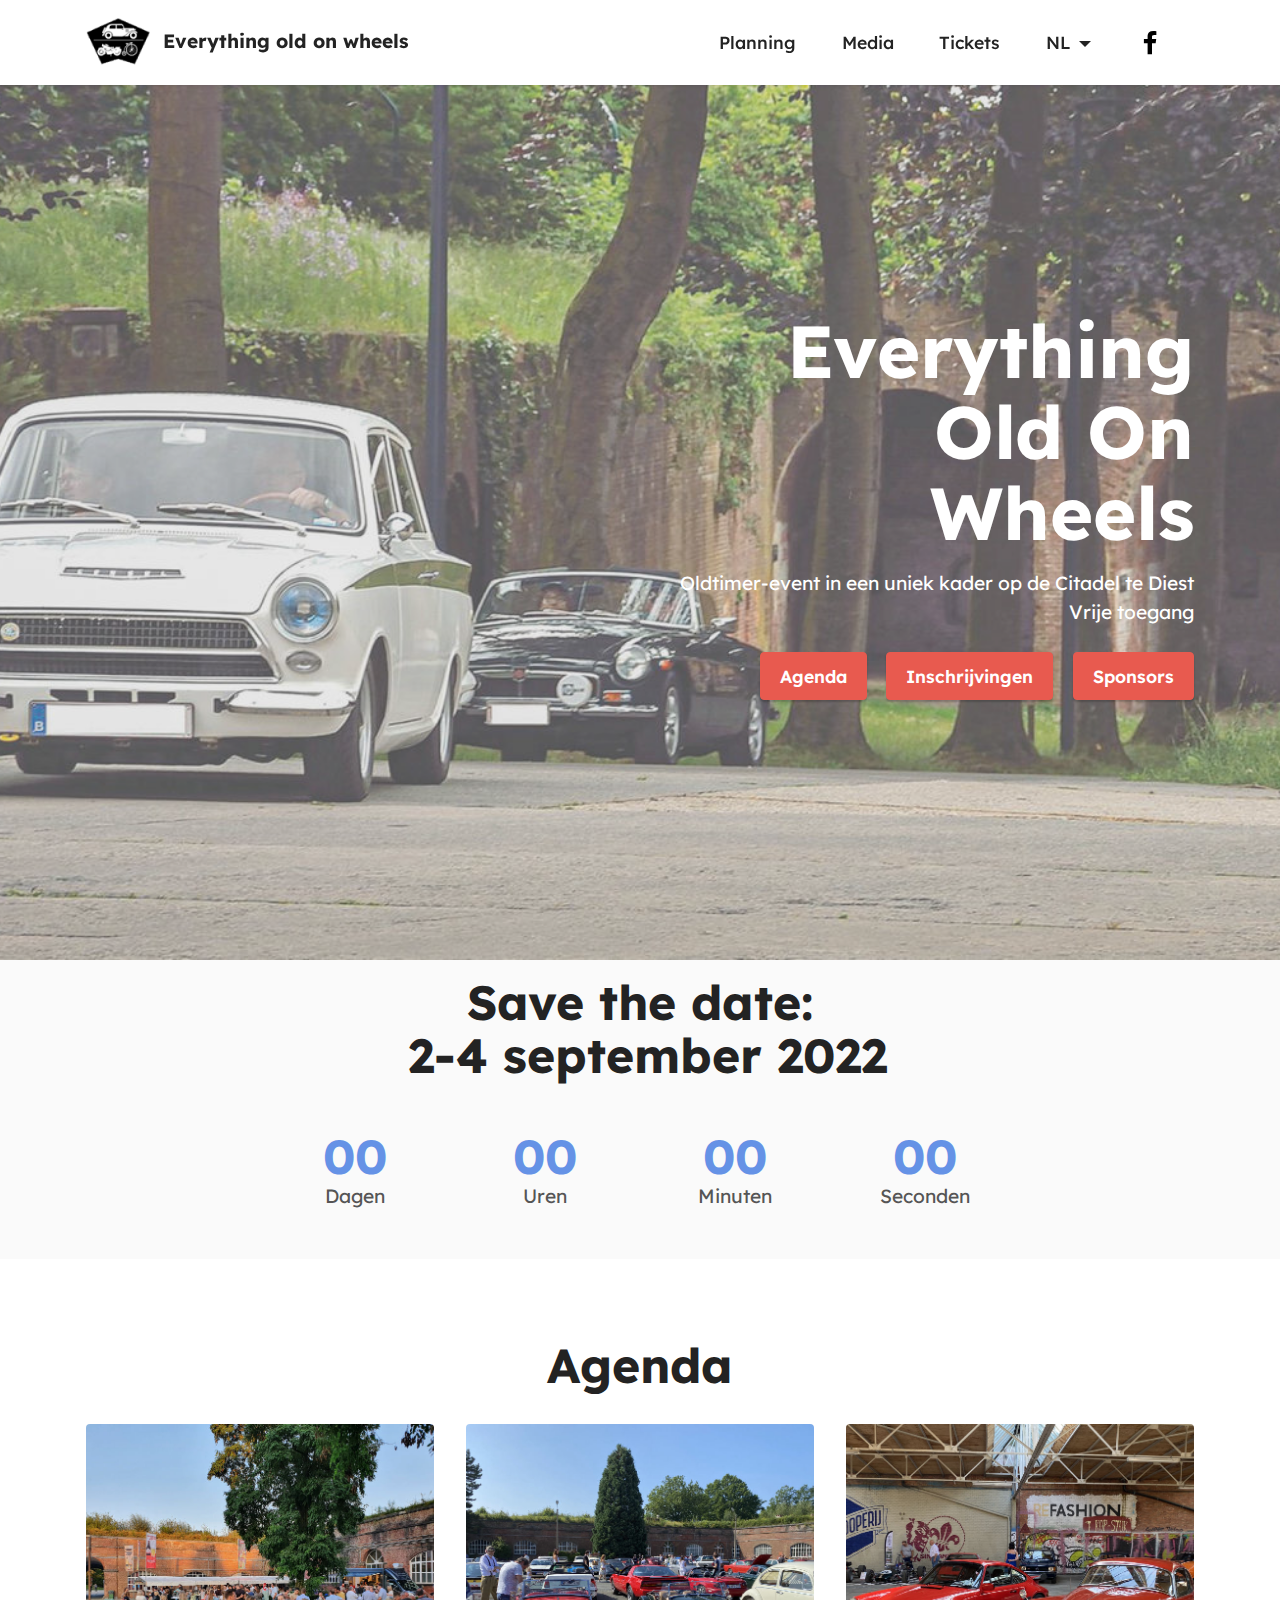
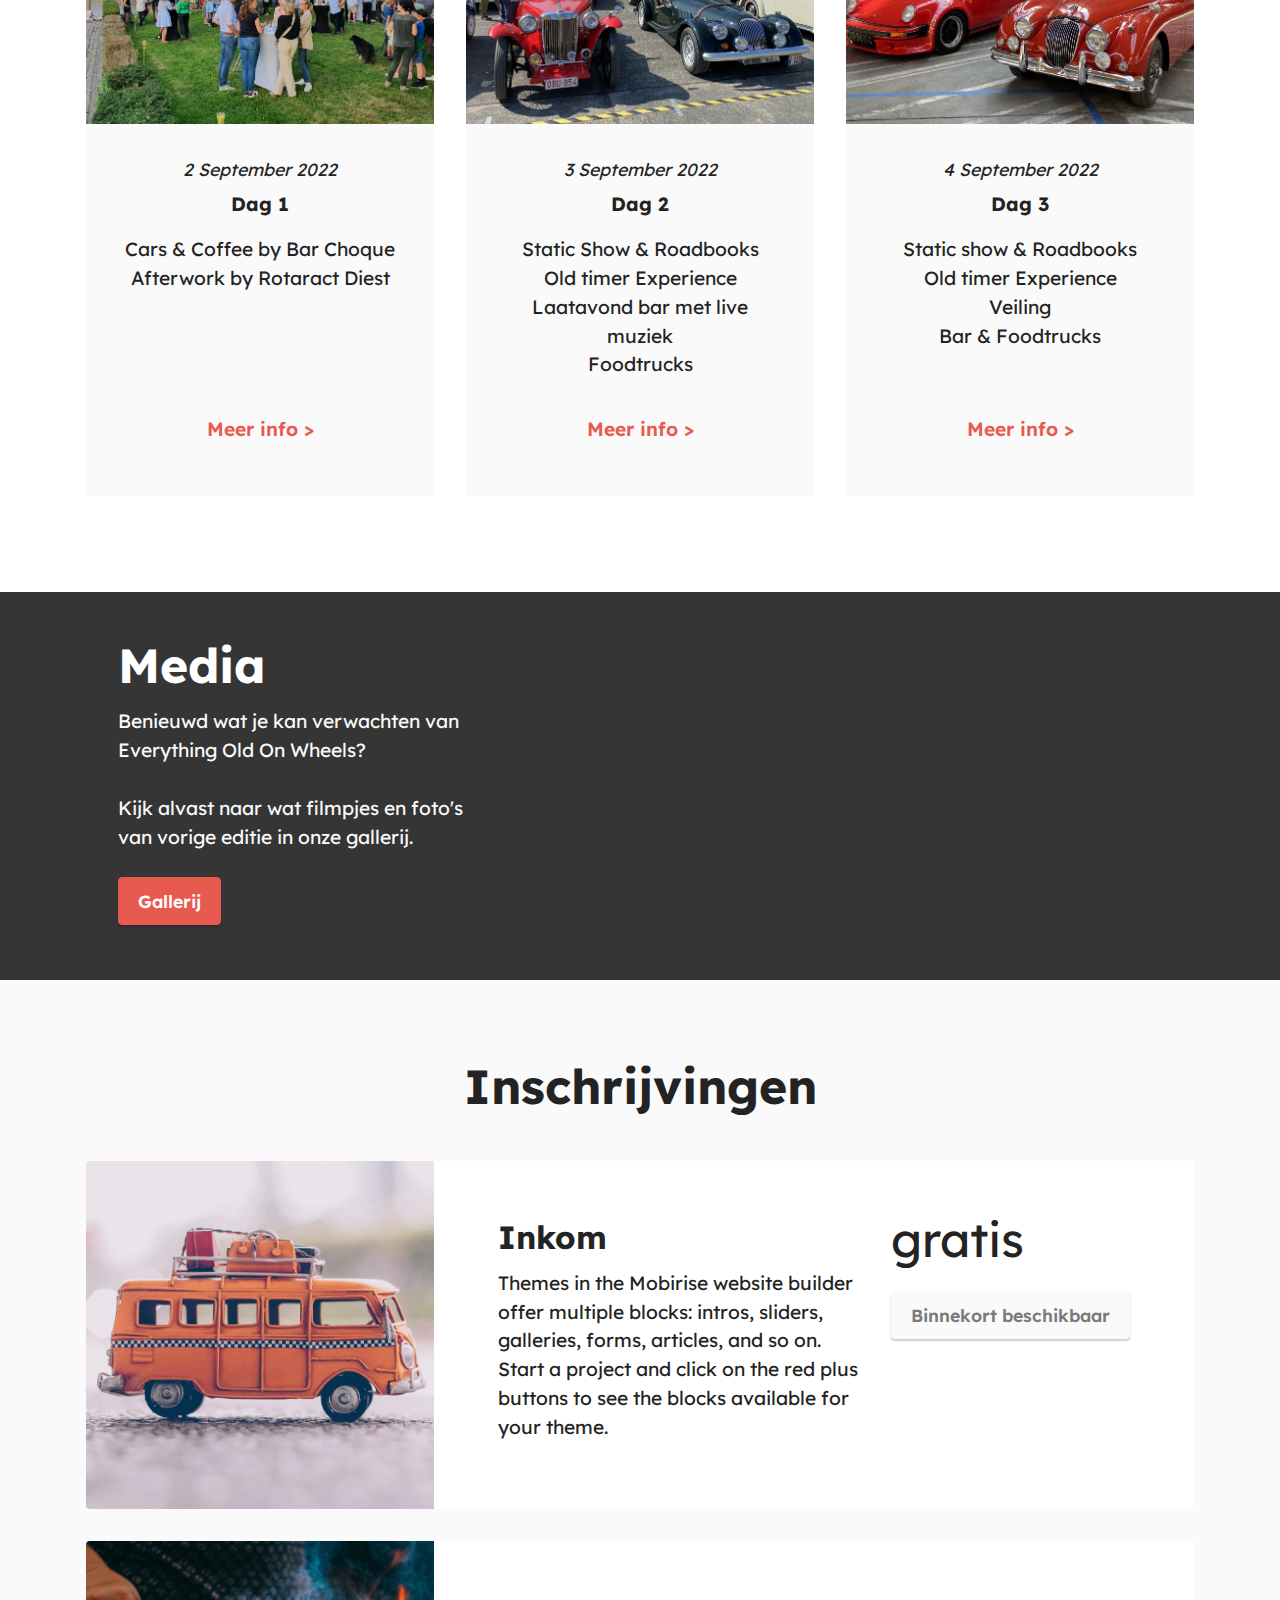
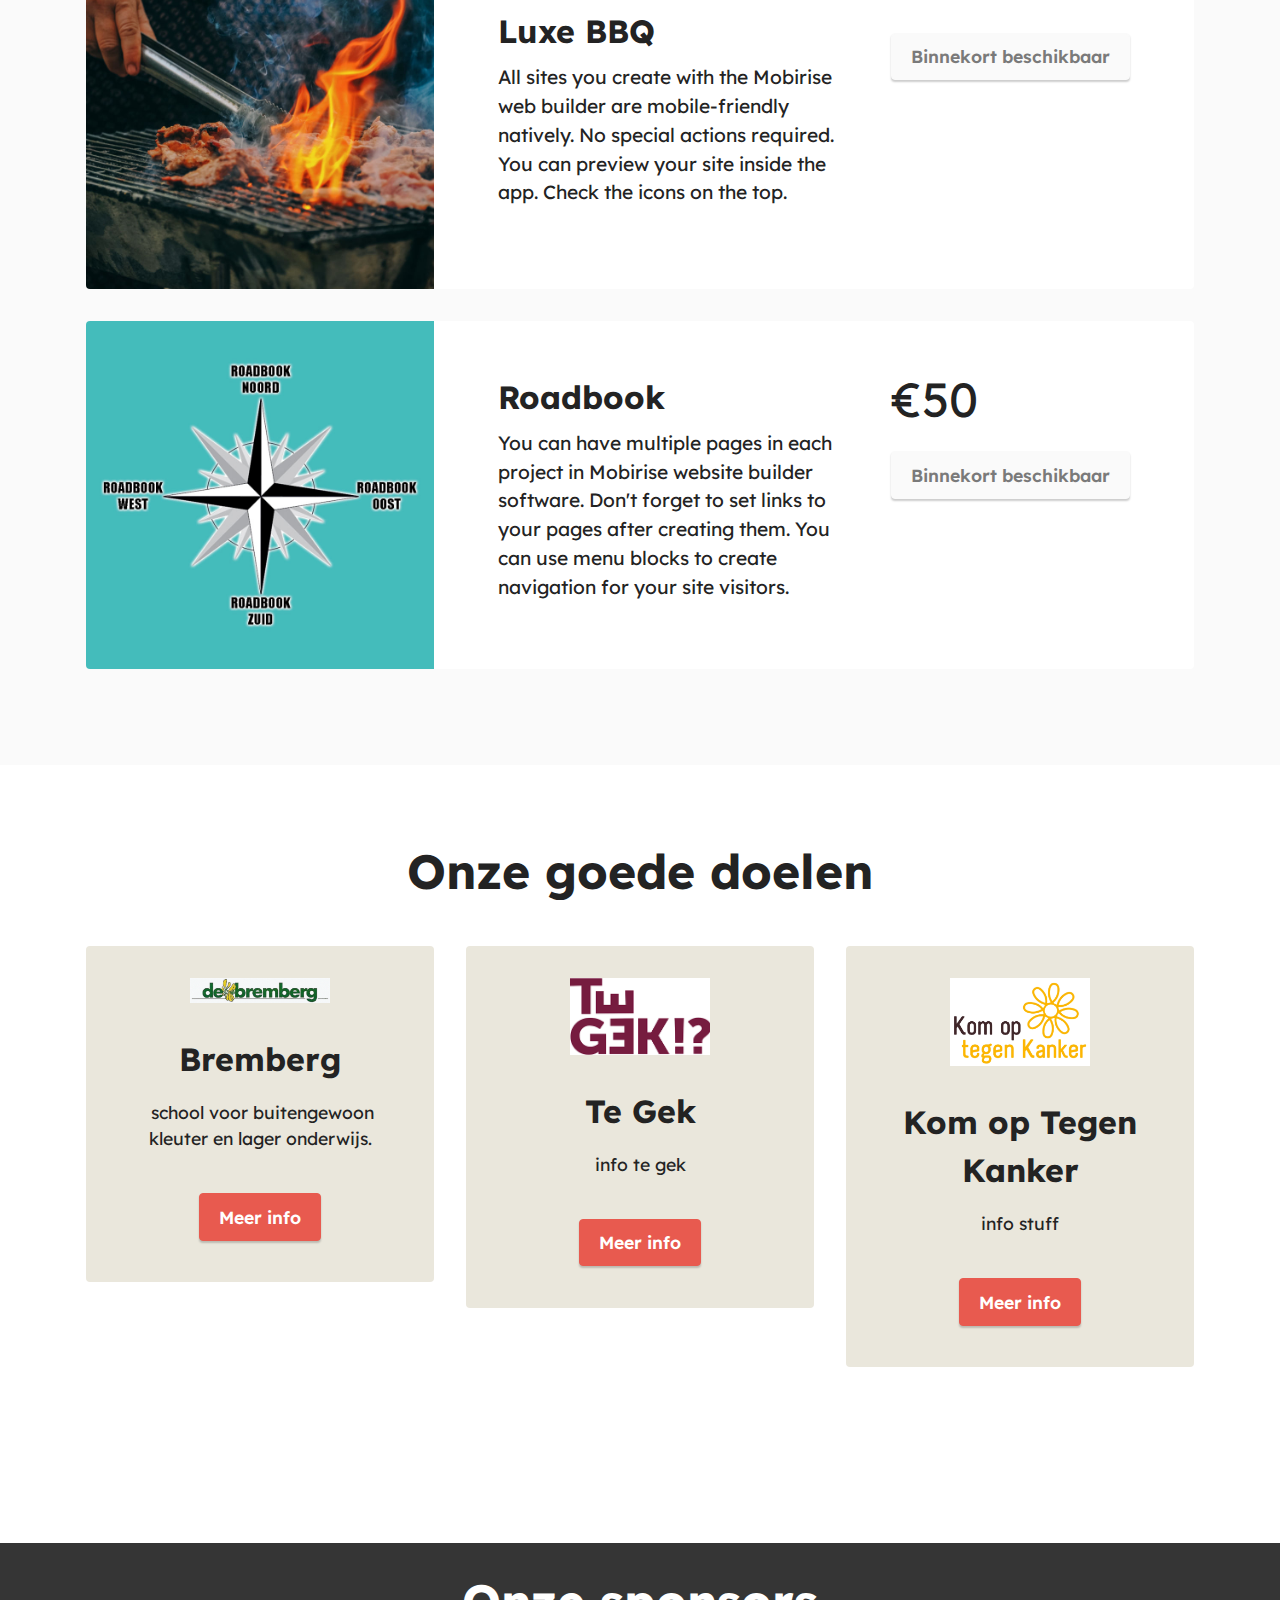
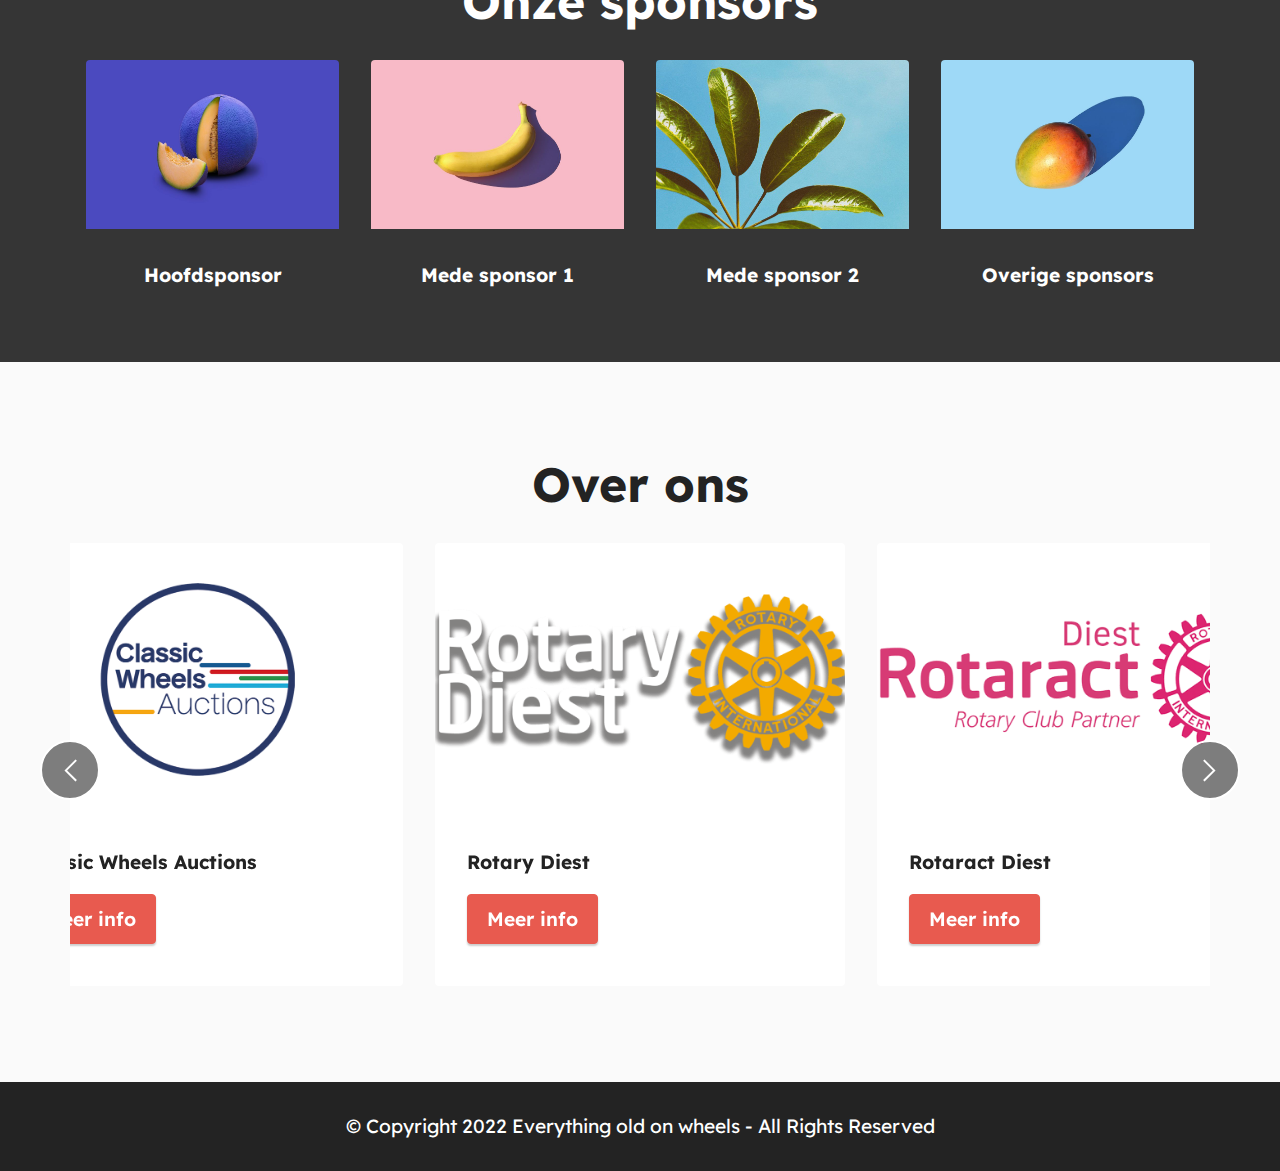
<file: index.html>
<!DOCTYPE html>
<html  >
<head>

  <meta charset="UTF-8">
  <meta http-equiv="X-UA-Compatible" content="IE=edge">

  <meta name="twitter:card" content="summary_large_image"/>
  <meta name="twitter:image:src" content="assets/images/index-meta.png">
  <meta property="og:image" content="assets/images/index-meta.png">
  <meta name="twitter:title" content="Everything Old On Wheels">
  <meta name="viewport" content="width=device-width, initial-scale=1, minimum-scale=1">
  <link rel="shortcut icon" href="assets/images/index-meta-128x128.png" type="image/x-icon">
  <meta name="description" content="Oldtimer-event in het unieke kader op de Citadel te Diest.">


  <title>Everything Old On Wheels</title>
  <link rel="stylesheet" href="assets/web/assets/mobirise-icons2/mobirise2.css">
  <link rel="stylesheet" href="assets/bootstrap/css/bootstrap.min.css">
  <link rel="stylesheet" href="assets/bootstrap/css/bootstrap-grid.min.css">
  <link rel="stylesheet" href="assets/bootstrap/css/bootstrap-reboot.min.css">
  <link rel="stylesheet" href="assets/parallax/jarallax.css">
  <link rel="stylesheet" href="assets/web/assets/gdpr-plugin/gdpr-styles.css">
  <link rel="stylesheet" href="assets/dropdown/css/style.css">
  <link rel="stylesheet" href="assets/socicon/css/styles.css">
  <link rel="stylesheet" href="assets/theme/css/style.css">
  <link rel="preload" href="https://fonts.googleapis.com/css?family=Lexend:100,200,300,400,500,600,700,800,900&display=swap" as="style" onload="this.onload=null;this.rel='stylesheet'">
  <noscript><link rel="stylesheet" href="https://fonts.googleapis.com/css?family=Lexend:100,200,300,400,500,600,700,800,900&display=swap"></noscript>
  <link rel="preload" as="style" href="assets/mobirise/css/mbr-additional.css"><link rel="stylesheet" href="assets/mobirise/css/mbr-additional.css" type="text/css">




</head>
<body>

  <section data-bs-version="5.1" class="menu menu2 cid-sFF0ciwnEL" once="menu" id="menu2-0">

    <nav class="navbar navbar-dropdown navbar-fixed-top navbar-expand-lg">
        <div class="container">
            <div class="navbar-brand">
                <span class="navbar-logo">
                    <a href="index.html">
                        <img src="assets/images/eoow-logo-80x80.png" alt="EOOW" style="height: 4rem;">
                    </a>
                </span>
                <span class="navbar-caption-wrap"><a class="navbar-caption text-black text-primary display-7" href="index.html">Everything old on wheels<br></a></span>
            </div>
            <button class="navbar-toggler" type="button" data-toggle="collapse" data-bs-toggle="collapse" data-target="#navbarSupportedContent" data-bs-target="#navbarSupportedContent" aria-controls="navbarNavAltMarkup" aria-expanded="false" aria-label="Toggle navigation">
                <div class="hamburger">
                    <span></span>
                    <span></span>
                    <span></span>
                    <span></span>
                </div>
            </button>
            <div class="collapse navbar-collapse" id="navbarSupportedContent">
                <ul class="navbar-nav nav-dropdown nav-right" data-app-modern-menu="true"><li class="nav-item"><a class="nav-link link text-black text-primary show display-4" href="index.html#content3-o" aria-expanded="true">Planning</a></li><li class="nav-item"><a class="nav-link link text-black text-primary display-4" href="index.html#header15-2g">Media</a></li>
                    <li class="nav-item"><a class="nav-link link text-black text-primary display-4" href="index.html#features9-d">Tickets</a>
                    </li><li class="nav-item dropdown"><a class="nav-link link text-black text-primary dropdown-toggle display-4" href="index.html#video5-0" data-toggle="dropdown-submenu" data-bs-toggle="dropdown" data-bs-auto-close="outside" aria-expanded="false">NL</a><div class="dropdown-menu" aria-labelledby="dropdown-639"><a class="text-black text-primary dropdown-item display-4" href="index.html#top">NL</a><a class="text-black text-primary dropdown-item display-4" href="index.html">FR</a><a class="text-black text-primary dropdown-item display-4" href="index.html">ENG<br></a></div></li></ul>
                <div class="icons-menu">
                    <a class="iconfont-wrapper" href="https://www.facebook.com/Everythingoldonwheels-111850587250911" target="_blank">
                        <span class="p-2 mbr-iconfont socicon-facebook socicon"></span>
                    </a>



                </div>

            </div>
        </div>
    </nav>
</section>

<section data-bs-version="5.1" class="header7 cid-t4BcTaVP1w mbr-fullscreen" id="header7-c">



    <div class="mbr-overlay" style="opacity: 0.3; background-color: rgb(187, 187, 187);"></div>

    <div class="text-right container">
        <div class="row justify-content-end">
            <div class="col-12 col-lg-6">
                <h1 class="mbr-section-title mbr-fonts-style mb-3 display-1"><strong>Everything<br>Old On Wheels</strong></h1>

                <p class="mbr-text mbr-fonts-style display-7">
                    Oldtimer-event in een uniek kader op de Citadel te Diest<br>Vrije toegang</p>
                <div class="mbr-section-btn mt-3"><a class="btn btn-primary display-4" href="index.html#content3-o">Agenda</a> <a class="btn btn-primary display-4" href="index.html#features9-d">Inschrijvingen<br></a>  <a class="btn btn-primary display-4" href="sponsors.html">Sponsors<br></a></div>
            </div>
        </div>
    </div>
</section>

<section data-bs-version="5.1" class="countdown3 cid-t4BFI9DYb7" id="countdown3-v">


    <div class="container">
        <div class="row justify-content-center">
            <div class="col-lg-8">
                <h3 class="mbr-section-title mb-5 align-center mbr-fonts-style display-2">
                    <strong>Save the date:<br>&nbsp;2-4 september 2022</strong></h3>

                <div class="countdown-cont align-center mb-5">
                    <div class="daysCountdown col-xs-3 col-sm-3 col-md-3" title="Dagen"></div>
                    <div class="hoursCountdown col-xs-3 col-sm-3 col-md-3" title="Uren"></div>
                    <div class="minutesCountdown col-xs-3 col-sm-3 col-md-3" title="Minuten"></div>
                    <div class="secondsCountdown col-xs-3 col-sm-3 col-md-3" title="Seconden"></div>
                    <div class="countdown" data-due-date="2022/09/02"></div>
                </div>



            </div>
        </div>
    </div>
</section>

<section data-bs-version="5.1" class="content3 cid-t4BtjSZAlD" id="content3-o">


    <div class="container">
        <div class="mbr-section-head">
            <h4 class="mbr-section-title mbr-fonts-style align-center mb-0 display-2"><strong>Agenda</strong></h4>

        </div>
        <div class="row mt-4">
            <div class="item features-image сol-12 col-md-6 col-lg-4">
                <div class="item-wrapper">
                    <div class="item-img">
                        <a href="planning.html#timeline3-p"><img src="assets/images/20210903-194152-815x611.jpg" alt="dag1-image" title=""></a>
                    </div>
                    <div class="item-content">
                        <h5 class="item-title mbr-fonts-style display-4"><em>2 September 2022</em></h5>
                        <h6 class="item-subtitle mbr-fonts-style mt-1 display-7"><strong>Dag 1</strong></h6>
                        <p class="mbr-text mbr-fonts-style mt-3 display-7">Cars &amp; Coffee by Bar Choque<br>Afterwork by Rotaract Diest</p>
                    </div>
                    <div class="mbr-section-btn item-footer mt-2"><a href="planning.html#timeline3-p" class="btn item-btn btn-primary-outline display-7">Meer info &gt;</a></div>
                </div>
            </div>
            <div class="item features-image сol-12 col-md-6 col-lg-4">
                <div class="item-wrapper">
                    <div class="item-img">
                        <a href="planning.html#timeline3-q"><img src="assets/images/006-b-citadel-4-815x611.jpg" alt="dag2-image" title=""></a>
                    </div>
                    <div class="item-content">
                        <h5 class="item-title mbr-fonts-style display-4"><em>3 September 2022</em></h5>
                        <h6 class="item-subtitle mbr-fonts-style mt-1 display-7"><strong>Dag 2</strong></h6>
                        <p class="mbr-text mbr-fonts-style mt-3 display-7">Static Show &amp; Roadbooks<br>Old timer Experience<br>Laatavond bar met live muziek<br>Foodtrucks</p>
                    </div>
                    <div class="mbr-section-btn item-footer mt-2"><a href="planning.html#timeline3-q" class="btn item-btn btn-primary-outline display-7">Meer info &gt;</a></div>
                </div>
            </div>
            <div class="item features-image сol-12 col-md-6 col-lg-4">
                <div class="item-wrapper">
                    <div class="item-img">
                        <a href="planning.html#timeline3-r"><img src="assets/images/e-veiling-2-815x611.jpg" alt="dag3-image" title=""></a>
                    </div>
                    <div class="item-content">
                        <h5 class="item-title mbr-fonts-style display-4"><em>4 September 2022</em></h5>
                        <h6 class="item-subtitle mbr-fonts-style mt-1 display-7"><strong>Dag 3</strong></h6>
                        <p class="mbr-text mbr-fonts-style mt-3 display-7">Static show &amp; Roadbooks<br>Old timer Experience<br>Veiling<br>Bar &amp; Foodtrucks</p>
                    </div>
                    <div class="mbr-section-btn item-footer mt-2"><a href="planning.html#timeline3-r" class="btn item-btn btn-primary-outline display-7">Meer info &gt;</a></div>
                </div>
            </div>

        </div>
    </div>
</section>

<section data-bs-version="5.1" class="header15 cid-t5PakYVOa5" id="header15-2g">





    <div class="container">
        <div class="row justify-content-center">
            <div class="col-12 col-md">
                <div class="text-wrapper">
                    <h2 class="mbr-section-title mb-3 mbr-fonts-style display-2">
                        <strong>Media</strong></h2>
                    <p class="mbr-text mb-3 mbr-fonts-style display-7">
                        Benieuwd wat je kan verwachten van Everything Old On Wheels?<br><br>Kijk alvast naar wat filmpjes en foto's van vorige editie in onze gallerij.</p>
                    <div class="mbr-section-btn"><a class="btn btn-primary display-4" href="media.html">Gallerij</a></div>
                </div>
            </div>
            <div class="mbr-figure col-12 col-md-7"><iframe class="mbr-embedded-video" src="https://www.youtube.com/embed/CnMOFV5APLs?rel=0&amp;amp;mute=1&amp;showinfo=0&amp;autoplay=1&amp;loop=0" width="1280" height="720" frameborder="0" allowfullscreen></iframe></div>
        </div>
    </div>
</section>

<section data-bs-version="5.1" class="content4 cid-t4BlcP5rLh" id="content4-e">


    <div class="container">
        <div class="row justify-content-center">
            <div class="title col-md-12 col-lg-10">
                <h3 class="mbr-section-title mbr-fonts-style align-center mb-4 display-2">
                    <strong>Inschrijvingen</strong><strong><br></strong></h3>


            </div>
        </div>
    </div>
</section>

<section data-bs-version="5.1" class="features8 cid-t4Bl2ftkWU" xmlns="http://www.w3.org/1999/html" id="features9-d">





    <div class="container">
        <div class="card">
            <div class="card-wrapper">
                <div class="row align-items-center">
                    <div class="col-12 col-md-4">
                        <div class="image-wrapper">
                            <img src="assets/images/pexels-van-816x816.jpg" alt="inkom-image">
                        </div>
                    </div>
                    <div class="col-12 col-md">
                        <div class="card-box">
                            <div class="row">
                                <div class="col-md">
                                    <h6 class="card-title mbr-fonts-style display-5">
                                        <strong>Inkom</strong></h6>
                                    <p class="mbr-text mbr-fonts-style display-7">
                                        Themes in the Mobirise website builder offer multiple blocks: intros, sliders, galleries, forms, articles, and so on. Start a project and click on the red plus buttons to see the blocks available for your theme.
                                    </p>
                                </div>
                                <div class="col-md-auto">
                                    <p class="price mbr-fonts-style display-2">gratis</p>
                                    <div class="mbr-section-btn"><a class="btn btn-white display-4">Binnekort beschikbaar</a></div>
                                </div>
                                <div></div>
                            </div>
                        </div>
                    </div>
                </div>
            </div>
        </div>
        <div class="card">
            <div class="card-wrapper">
                <div class="row align-items-center">
                    <div class="col-12 col-md-4">
                        <div class="image-wrapper">
                            <img src="assets/images/pexels-min-an-1482803-copy-1-816x816.jpg" alt="bbq-image">
                        </div>
                    </div>
                    <div class="col-12 col-md">
                        <div class="card-box">
                            <div class="row">
                                <div class="col-md">
                                    <h6 class="card-title mbr-fonts-style display-5">
                                        <strong>Luxe BBQ</strong></h6>
                                    <p class="mbr-text mbr-fonts-style display-7">
                                        All sites you create with the Mobirise web builder are mobile-friendly natively. No special actions required. You can preview your site inside the app. Check the icons on the top.
                                    </p>
                                </div>
                                <div class="col-md-auto">
                                    <p class="price mbr-fonts-style display-2"></p>
                                    <div class="mbr-section-btn"><a class="btn btn-white display-4">Binnekort beschikbaar</a></div>
                                </div>
                                <div></div>
                            </div>
                        </div>
                    </div>
                </div>
            </div>
        </div>
        <div class="card">
            <div class="card-wrapper">
                <div class="row align-items-center">
                    <div class="col-12 col-md-4">
                        <div class="image-wrapper">
                            <img src="assets/images/roadbooks-816x816.jpg" alt="roadbook-image">
                        </div>
                    </div>
                    <div class="col-12 col-md">
                        <div class="card-box">
                            <div class="row">
                                <div class="col-md">
                                    <h6 class="card-title mbr-fonts-style display-5">
                                        <strong>Roadbook</strong></h6>
                                    <p class="mbr-text mbr-fonts-style display-7">
                                        You can have multiple pages in each project in Mobirise website builder software. Don't forget to set links to your pages after creating them. You can use menu blocks to create navigation for your site visitors.
                                    </p>
                                </div>
                                <div class="col-md-auto">
                                    <p class="price mbr-fonts-style display-2">€50</p>
                                    <div class="mbr-section-btn"><a class="btn btn-white display-4">Binnekort beschikbaar</a></div>
                                </div>
                                <div></div>
                            </div>
                        </div>
                    </div>
                </div>
            </div>
        </div>
    </div>
</section>

<section data-bs-version="5.1" class="content4 cid-t4BlO8NQT6" id="content4-f">


    <div class="container">
        <div class="row justify-content-center">
            <div class="title col-md-12 col-lg-10">
                <h3 class="mbr-section-title mbr-fonts-style align-center mb-4 display-2">
                    <strong>Onze goede doelen</strong></h3>


            </div>
        </div>
    </div>
</section>

<section data-bs-version="5.1" class="clients2 cid-sFF3mUy3tz" id="clients2-4">




    <div class="container">
        <div class="row justify-content-center">
            <div class="card col-12 col-md-6 col-lg-4">
                <div class="card-wrapper">
                    <div class="img-wrapper">
                        <img src="assets/images/bremberg-logogif-1024x182.gif" alt="Mobirise Website Builder">
                    </div>
                    <div class="card-box align-center">

                        <h5 class="card-title mbr-fonts-style mb-3 display-5">
                            <strong>Bremberg</strong></h5>
                        <p class="mbr-text mbr-fonts-style mb-4 display-4">&nbsp;school voor buitengewoon kleuter en lager onderwijs.</p>
                        <div class="mbr-section-btn mt-3"><a class="btn btn-primary display-4" href="https://www.schooldebremberg.com">Meer info</a></div>
                    </div>
                </div>
            </div>
            <div class="card col-12 col-md-6 col-lg-4">
                <div class="card-wrapper">
                    <div class="img-wrapper">
                        <img src="assets/images/index.png" alt="Mobirise Website Builder">
                    </div>
                    <div class="card-box align-center">

                        <h5 class="card-title mbr-fonts-style mb-3 display-5"><strong>Te Gek</strong></h5>
                        <p class="mbr-text mbr-fonts-style mb-4 display-4">
                            info te gek<br></p>
                        <div class="mbr-section-btn mt-3"><a class="btn btn-primary display-4" href="https://www.tegek.be">Meer info</a></div>
                    </div>
                </div>
            </div>
            <div class="card col-12 col-md-6 col-lg-4">
                <div class="card-wrapper">
                    <div class="img-wrapper">
                        <img src="assets/images/302473d0-feb6-11e7-9d99-a552d56e19d9-web-scale.webp" alt="Mobirise Website Builder">
                    </div>
                    <div class="card-box align-center">

                        <h5 class="card-title mbr-fonts-style mb-3 display-5"><strong>Kom op Tegen Kanker</strong></h5>
                        <p class="mbr-text mbr-fonts-style mb-4 display-4">
                            info stuff</p>
                        <div class="mbr-section-btn mt-3"><a class="btn btn-primary display-4" href="https://www.komoptegenkanker.be">Meer info</a></div>
                    </div>
                </div>
            </div>

        </div>
    </div>
</section>

<section data-bs-version="5.1" class="content4 cid-t5PssuLesc" id="content4-2p">




    <div class="container">
        <div class="row justify-content-center">
            <div class="title col-md-12 col-lg-10">



            </div>
        </div>
    </div>
</section>

<section data-bs-version="5.1" class="gallery3 cid-t5PqMl1zYX" id="gallery3-2o">


    <div class="container">
        <div class="mbr-section-head">
            <h4 class="mbr-section-title mbr-fonts-style align-center mb-0 display-2">
                <strong>Onze sponsors</strong></h4>

        </div>
        <div class="row mt-4">

            <div class="item features-image сol-12 col-md-6 col-lg-3 active">
                <div class="item-wrapper">
                    <div class="item-img">
                        <a href="sponsors.html#content4-22"><img src="assets/images/features1.jpg" alt="Mobirise Website Builder" data-slide-to="1" data-bs-slide-to="1"></a>
                    </div>
                    <div class="item-content">
                        <h5 class="item-title mbr-fonts-style display-7">
                            <strong>Hoofdsponsor</strong></h5>


                    </div>

                </div>
            </div>
            <div class="item features-image сol-12 col-md-6 col-lg-3">
                <div class="item-wrapper">
                    <div class="item-img">
                        <a href="sponsors.html#team1-1y"><img src="assets/images/features3.jpg" alt="Mobirise Website Builder" data-slide-to="2" data-bs-slide-to="2"></a>
                    </div>
                    <div class="item-content">
                        <h5 class="item-title mbr-fonts-style display-7">
                            <strong>Mede sponsor 1</strong></h5>


                    </div>

                </div>
            </div>
            <div class="item features-image сol-12 col-md-6 col-lg-3">
                <div class="item-wrapper">
                    <div class="item-img">
                        <a href="sponsors.html#team1-1y"><img src="assets/images/features4.jpg" alt="Mobirise Website Builder" title="" data-slide-to="3" data-bs-slide-to="3"></a>
                    </div>
                    <div class="item-content">
                        <h5 class="item-title mbr-fonts-style display-7">
                            <strong>Mede sponsor 2</strong></h5>


                    </div>

                </div>
            </div><div class="item features-image сol-12 col-md-6 col-lg-3">
                <div class="item-wrapper">
                    <div class="item-img">
                        <a href="sponsors.html#clients1-1h"><img src="assets/images/features2.jpg" alt="Mobirise Website Builder" data-slide-to="0" data-bs-slide-to="0"></a>
                    </div>
                    <div class="item-content">
                        <h5 class="item-title mbr-fonts-style display-7">
                            <strong>Overige sponsors</strong></h5>


                    </div>

                </div>
            </div>
        </div>
    </div>
</section>

<section data-bs-version="5.1" class="slider4 mbr-embla cid-t4BHr4xv2h" id="slider4-x">


    <div class="position-relative text-center">
        <div class="mbr-section-head">
            <h4 class="mbr-section-title mbr-fonts-style align-center mb-0 display-2">
                <strong>Over ons</strong></h4>

        </div>
        <div class="embla mt-4" data-skip-snaps="true" data-align="center" data-contain-scroll="trimSnaps" data-loop="true" data-auto-play="true" data-auto-play-interval="8" data-draggable="true">
            <div class="embla__viewport container">
                <div class="embla__container">
                    <div class="embla__slide slider-image item active" style="margin-left: 1rem; margin-right: 1rem;">
                        <div class="slide-content">
                            <div class="item-wrapper">
                                <div class="item-img">
                                    <img src="assets/images/rotary-1000x667.png" alt="Mobirise Website Builder" data-slide-to="0" data-bs-slide-to="0">
                                </div>
                            </div>
                            <div class="item-content">
                                <h5 class="item-title mbr-fonts-style display-7"><strong>Rotary Diest</strong></h5>


                            </div>
                            <div class="mbr-section-btn item-footer mt-2"><a href="about.html#image1-14" class="btn btn-primary item-btn display-7">Meer info</a></div>
                        </div>
                    </div><div class="embla__slide slider-image item" style="margin-left: 1rem; margin-right: 1rem;">
                        <div class="slide-content">
                            <div class="item-wrapper">
                                <div class="item-img">
                                    <img src="assets/images/rotaract-logo-1000x667.png" alt="Mobirise Website Builder" data-slide-to="1" data-bs-slide-to="1">
                                </div>
                            </div>
                            <div class="item-content">
                                <h5 class="item-title mbr-fonts-style display-7"><strong>Rotaract Diest</strong></h5>


                            </div>
                            <div class="mbr-section-btn item-footer mt-2"><a href="about.html#image2-15" class="btn btn-primary item-btn display-7">Meer info</a></div>
                        </div>
                    </div><div class="embla__slide slider-image item" style="margin-left: 1rem; margin-right: 1rem;">
                        <div class="slide-content">
                            <div class="item-wrapper">
                                <div class="item-img">
                                    <img src="assets/images/achafr-logo-1000x667.png" alt="Mobirise Website Builder" data-slide-to="2" data-bs-slide-to="2">
                                </div>
                            </div>
                            <div class="item-content">
                                <h5 class="item-title mbr-fonts-style display-7"><strong>Rotary ACHAFR</strong></h5>


                            </div>
                            <div class="mbr-section-btn item-footer mt-2"><a href="about.html#image1-16" class="btn btn-primary item-btn display-7" target="_blank">Meer info</a></div>
                        </div>
                    </div>


                    <div class="embla__slide slider-image item" style="margin-left: 1rem; margin-right: 1rem;">
                        <div class="slide-content">
                            <div class="item-wrapper">
                                <div class="item-img">
                                    <img src="assets/images/classic-wheels-auction-1000x667.png" alt="Mobirise Website Builder">
                                </div>
                            </div>
                            <div class="item-content">
                                <h5 class="item-title mbr-fonts-style display-7"><strong>Classic Wheels Auctions</strong></h5>


                            </div>
                            <div class="mbr-section-btn item-footer mt-2"><a href="about.html#image2-17" class="btn btn-primary item-btn display-7" target="_blank">Meer info<br></a></div>
                        </div>
                    </div>
                </div>
            </div>
            <button class="embla__button embla__button--prev">
                <span class="mobi-mbri mobi-mbri-arrow-prev mbr-iconfont" aria-hidden="true"></span>
                <span class="sr-only visually-hidden visually-hidden">Previous</span>
            </button>
            <button class="embla__button embla__button--next">
                <span class="mobi-mbri mobi-mbri-arrow-next mbr-iconfont" aria-hidden="true"></span>
                <span class="sr-only visually-hidden visually-hidden">Next</span>
            </button>
        </div>
    </div>
</section>


<section data-bs-version="5.1" class="footer7 cid-sFF3CYc3p7" once="footers" id="footer7-9">





    <div class="container">
        <div class="media-container-row align-center mbr-white">
            <div class="col-12">
                <p class="mbr-text mb-0 mbr-fonts-style display-7">
                    © Copyright 2022 Everything old on wheels - All Rights Reserved
                </p>
            </div>
        </div>
    </div>
</section><section><a href="https://mobiri.se"></a><a href="https://mobiri.se"></a></section><script src="assets/bootstrap/js/bootstrap.bundle.min.js"></script>  <script src="assets/parallax/jarallax.js"></script>  <script src="assets/smoothscroll/smooth-scroll.js"></script>  <script src="assets/ytplayer/index.js"></script>  <script src="assets/dropdown/js/navbar-dropdown.js"></script>  <script src="assets/countdown/countdown.js"></script>  <script src="assets/embla/embla.min.js"></script>  <script src="assets/embla/script.js"></script>  <script src="assets/theme/js/script.js"></script>  <script src="assets/formoid/formoid.min.js"></script>


</body>
</html>
</file>
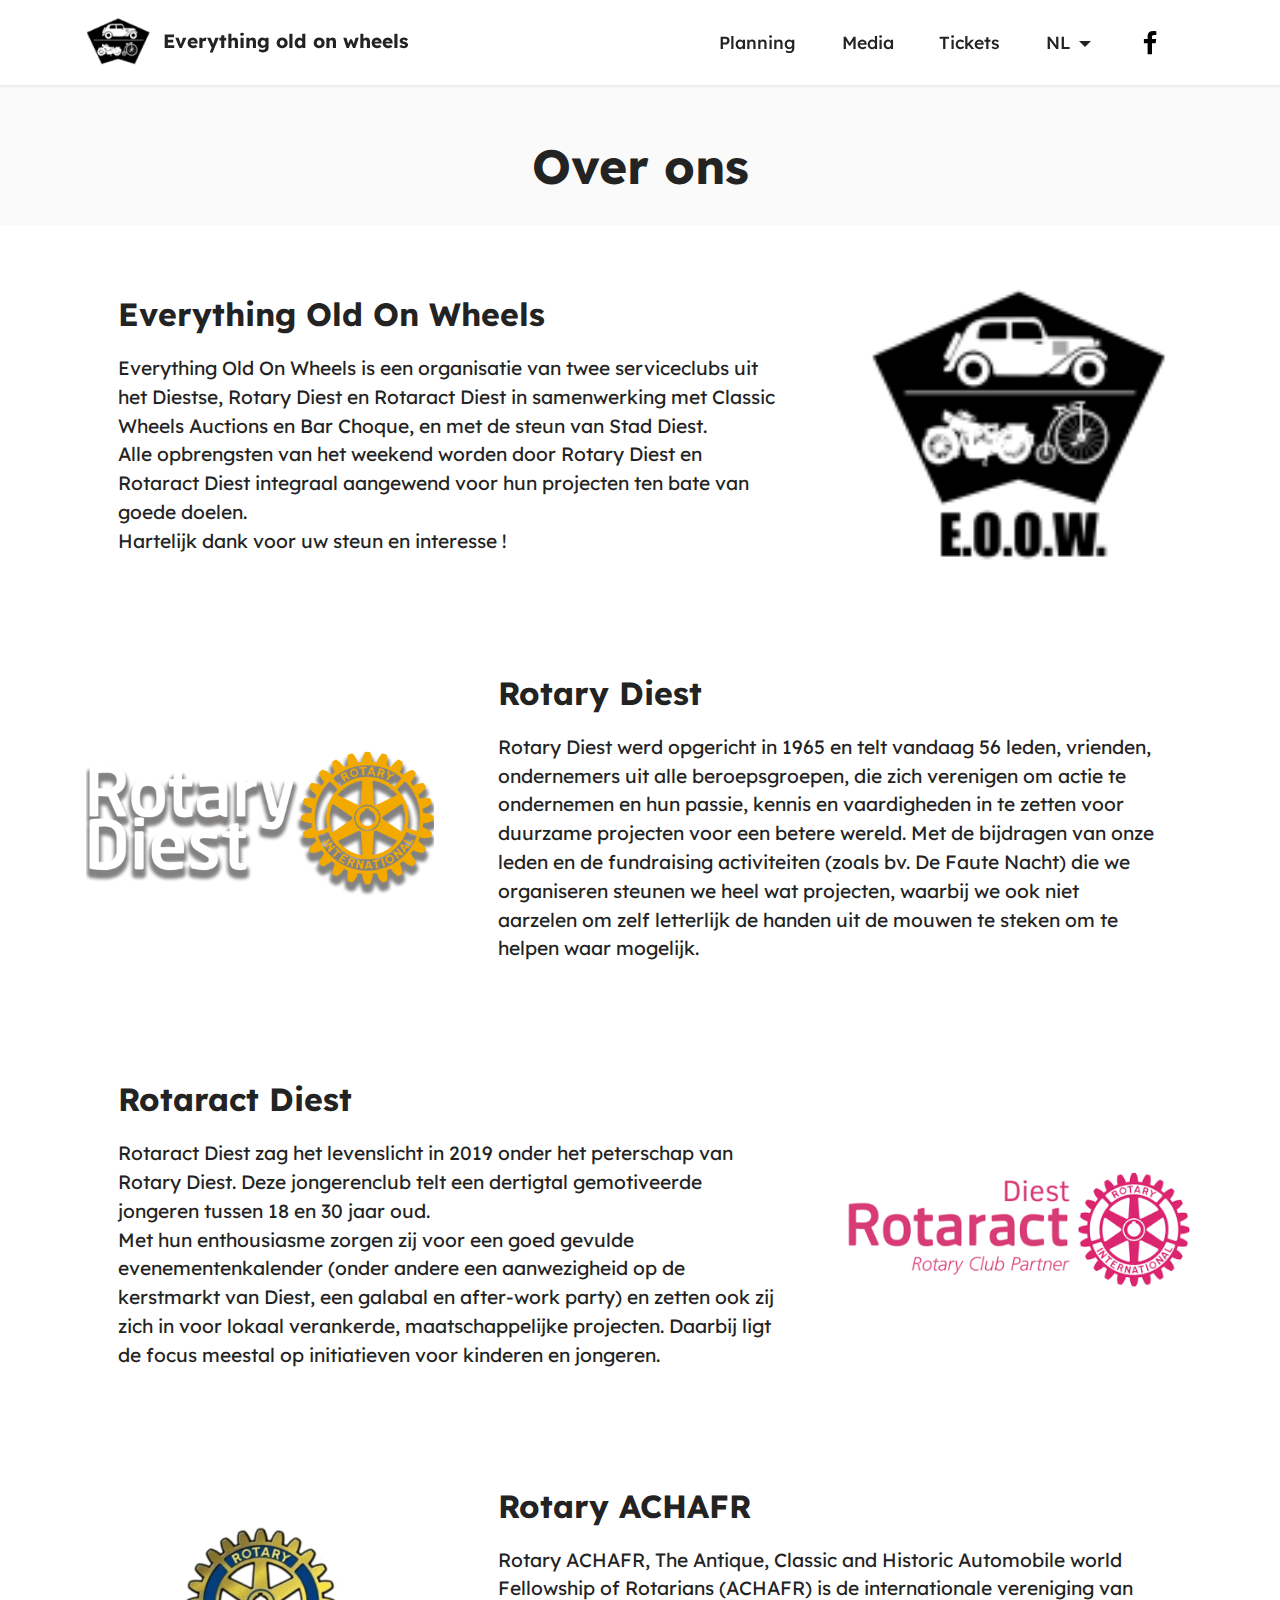
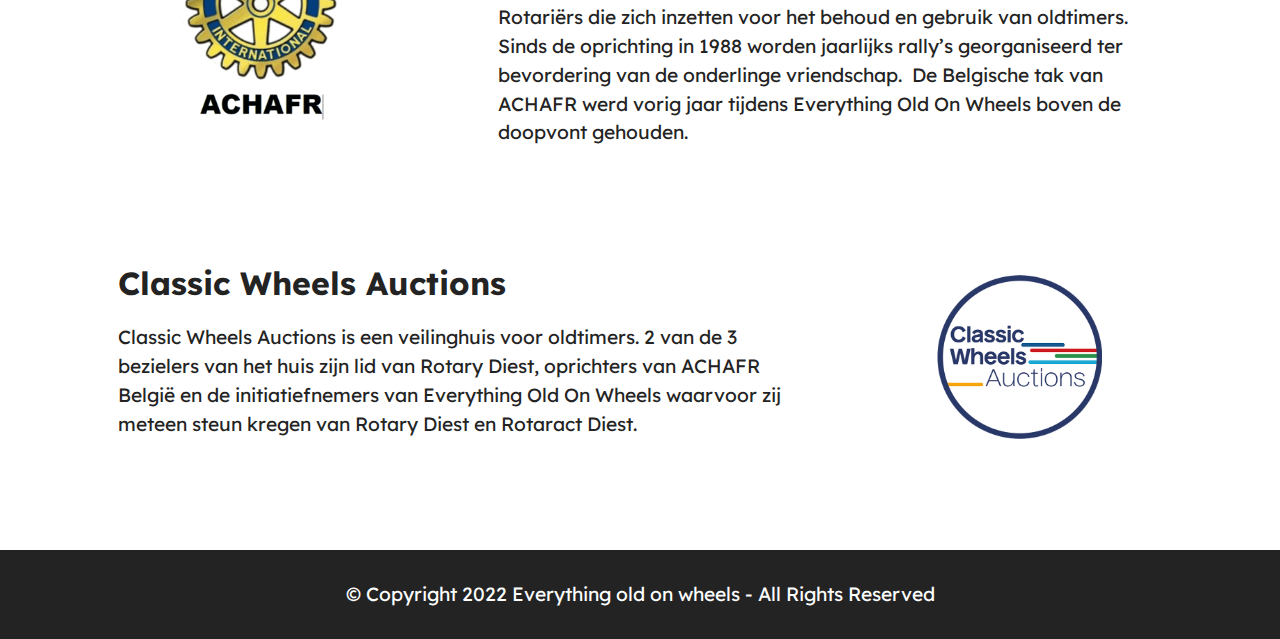
<file: about.html>
<!DOCTYPE html>
<html  >
<head>
  
  <meta charset="UTF-8">
  <meta http-equiv="X-UA-Compatible" content="IE=edge">
  
  <meta name="twitter:card" content="summary_large_image"/>
  <meta name="twitter:image:src" content="assets/images/about-meta.png">
  <meta property="og:image" content="assets/images/about-meta.png">
  <meta name="twitter:title" content="Over ons">
  <meta name="viewport" content="width=device-width, initial-scale=1, minimum-scale=1">
  <link rel="shortcut icon" href="assets/images/index-meta-128x128.png" type="image/x-icon">
  <meta name="description" content="Oldtimer-event in het unieke kader op de Citadel te Diest.">
  
  
  <title>Over ons</title>
  <link rel="stylesheet" href="assets/bootstrap/css/bootstrap.min.css">
  <link rel="stylesheet" href="assets/bootstrap/css/bootstrap-grid.min.css">
  <link rel="stylesheet" href="assets/bootstrap/css/bootstrap-reboot.min.css">
  <link rel="stylesheet" href="assets/web/assets/gdpr-plugin/gdpr-styles.css">
  <link rel="stylesheet" href="assets/dropdown/css/style.css">
  <link rel="stylesheet" href="assets/socicon/css/styles.css">
  <link rel="stylesheet" href="assets/theme/css/style.css">
  <link rel="preload" href="https://fonts.googleapis.com/css?family=Lexend:100,200,300,400,500,600,700,800,900&display=swap" as="style" onload="this.onload=null;this.rel='stylesheet'">
  <noscript><link rel="stylesheet" href="https://fonts.googleapis.com/css?family=Lexend:100,200,300,400,500,600,700,800,900&display=swap"></noscript>
  <link rel="preload" as="style" href="assets/mobirise/css/mbr-additional.css"><link rel="stylesheet" href="assets/mobirise/css/mbr-additional.css" type="text/css">
  
  
  
  
</head>
<body>
  
  <section data-bs-version="5.1" class="menu menu2 cid-sFF0ciwnEL" once="menu" id="menu2-s">
    
    <nav class="navbar navbar-dropdown navbar-fixed-top navbar-expand-lg">
        <div class="container">
            <div class="navbar-brand">
                <span class="navbar-logo">
                    <a href="index.html">
                        <img src="assets/images/eoow-logo-80x80.png" alt="EOOW" style="height: 4rem;">
                    </a>
                </span>
                <span class="navbar-caption-wrap"><a class="navbar-caption text-black text-primary display-7" href="index.html">Everything old on wheels<br></a></span>
            </div>
            <button class="navbar-toggler" type="button" data-toggle="collapse" data-bs-toggle="collapse" data-target="#navbarSupportedContent" data-bs-target="#navbarSupportedContent" aria-controls="navbarNavAltMarkup" aria-expanded="false" aria-label="Toggle navigation">
                <div class="hamburger">
                    <span></span>
                    <span></span>
                    <span></span>
                    <span></span>
                </div>
            </button>
            <div class="collapse navbar-collapse" id="navbarSupportedContent">
                <ul class="navbar-nav nav-dropdown nav-right" data-app-modern-menu="true"><li class="nav-item"><a class="nav-link link text-black text-primary show display-4" href="index.html#content3-o" aria-expanded="true">Planning</a></li><li class="nav-item"><a class="nav-link link text-black text-primary display-4" href="index.html#header15-2g">Media</a></li>
                    <li class="nav-item"><a class="nav-link link text-black text-primary display-4" href="index.html#features9-d">Tickets</a>
                    </li><li class="nav-item dropdown"><a class="nav-link link text-black text-primary dropdown-toggle display-4" href="index.html#video5-0" data-toggle="dropdown-submenu" data-bs-toggle="dropdown" data-bs-auto-close="outside" aria-expanded="false">NL</a><div class="dropdown-menu" aria-labelledby="dropdown-639"><a class="text-black text-primary dropdown-item display-4" href="index.html#top">NL</a><a class="text-black text-primary dropdown-item display-4" href="index.html">FR</a><a class="text-black text-primary dropdown-item display-4" href="index.html">ENG<br></a></div></li></ul>
                <div class="icons-menu">
                    <a class="iconfont-wrapper" href="https://www.facebook.com/Everythingoldonwheels-111850587250911" target="_blank">
                        <span class="p-2 mbr-iconfont socicon-facebook socicon"></span>
                    </a>
                    
                    
                    
                </div>
                
            </div>
        </div>
    </nav>
</section>

<section data-bs-version="5.1" class="content4 cid-t4BVbFb6hS" id="content4-18">
    
    
    <div class="container">
        <div class="row justify-content-center">
            <div class="title col-md-12 col-lg-10">
                <h3 class="mbr-section-title mbr-fonts-style align-center mb-4 display-2">
                    <strong>Over ons</strong></h3>
                
                
            </div>
        </div>
    </div>
</section>

<section data-bs-version="5.1" class="image2 cid-t4Z740pWBa" id="image2-1b">
    

    

    <div class="container">
        <div class="row align-items-center">
            <div class="col-12 col-lg-4">
                <div class="image-wrapper">
                    <img src="assets/images/197035262-317223840046917-2234385253904379001-n-128x128.png" alt="Mobirise Website Builder">
                    
                </div>
            </div>
            <div class="col-12 col-lg">
                <div class="text-wrapper">
                    <h3 class="mbr-section-title mbr-fonts-style mb-3 display-5"><strong>Everything Old On Wheels</strong></h3>
                    <p class="mbr-text mbr-fonts-style display-7">Everything Old On Wheels is een organisatie van twee serviceclubs uit het Diestse, Rotary Diest en Rotaract Diest in samenwerking met Classic Wheels Auctions en Bar Choque, en met de steun van Stad Diest. <br>Alle opbrengsten van het weekend worden door Rotary Diest en Rotaract Diest integraal aangewend voor hun projecten ten bate van goede doelen.<br>Hartelijk dank voor uw steun en interesse !</p>
                </div>
            </div>
        </div>
    </div>
</section>

<section data-bs-version="5.1" class="image1 cid-t4BTkplvTc" id="image1-14">
    

    

    <div class="container">
        <div class="row align-items-center">
            <div class="col-12 col-lg-4">
                <div class="image-wrapper">
                    <img src="assets/images/rotary-1000x667.png" alt="Mobirise Website Builder">
                    
                </div>
            </div>
            <div class="col-12 col-lg">
                <div class="text-wrapper">
                    <h3 class="mbr-section-title mbr-fonts-style mb-3 display-5"><strong>Rotary Diest</strong></h3>
                    <p class="mbr-text mbr-fonts-style display-7">Rotary Diest werd opgericht in 1965 en telt vandaag 56 leden, vrienden, ondernemers uit alle beroepsgroepen, die zich verenigen om actie te ondernemen en hun passie, kennis en vaardigheden in te zetten voor duurzame projecten voor een betere wereld. Met de bijdragen van onze leden en de fundraising activiteiten (zoals bv. De Faute Nacht) die we organiseren steunen we heel wat projecten, waarbij we ook niet aarzelen om zelf letterlijk de handen uit de mouwen te steken om te helpen waar mogelijk.</p>
                </div>
            </div>
        </div>
    </div>
</section>

<section data-bs-version="5.1" class="image2 cid-t4BTlAFupl" id="image2-15">
    

    

    <div class="container">
        <div class="row align-items-center">
            <div class="col-12 col-lg-4">
                <div class="image-wrapper">
                    <img src="assets/images/rotaract-logo-816x544.png" alt="Mobirise Website Builder">
                    
                </div>
            </div>
            <div class="col-12 col-lg">
                <div class="text-wrapper">
                    <h3 class="mbr-section-title mbr-fonts-style mb-3 display-5">
                        <strong>Rotaract Diest</strong></h3>
                    <p class="mbr-text mbr-fonts-style display-7">Rotaract Diest zag het levenslicht in 2019 onder het peterschap van Rotary Diest. Deze jongerenclub telt een dertigtal gemotiveerde jongeren tussen 18 en 30 jaar oud.  <br>Met hun enthousiasme zorgen zij voor een goed gevulde evenementenkalender (onder andere een aanwezigheid op de kerstmarkt van Diest, een galabal en after-work party) en zetten ook zij zich in voor lokaal verankerde, maatschappelijke projecten. Daarbij ligt de focus meestal op initiatieven voor kinderen en jongeren.</p>
                </div>
            </div>
        </div>
    </div>
</section>

<section data-bs-version="5.1" class="image1 cid-t4BTmaEQct" id="image1-16">
    

    

    <div class="container">
        <div class="row align-items-center">
            <div class="col-12 col-lg-4">
                <div class="image-wrapper">
                    <img src="assets/images/achafr-logo-1000x667.png" alt="Mobirise Website Builder">
                    
                </div>
            </div>
            <div class="col-12 col-lg">
                <div class="text-wrapper">
                    <h3 class="mbr-section-title mbr-fonts-style mb-3 display-5"><strong>Rotary ACHAFR</strong></h3>
                    <p class="mbr-text mbr-fonts-style display-7">
                        Rotary ACHAFR, The Antique, Classic and Historic Automobile world Fellowship of Rotarians (ACHAFR) is de internationale vereniging van Rotariërs die zich inzetten voor het behoud en gebruik van oldtimers. Sinds de oprichting in 1988 worden jaarlijks rally’s georganiseerd ter bevordering van de onderlinge vriendschap. &nbsp;De Belgische tak van ACHAFR werd vorig jaar tijdens Everything Old On Wheels boven de doopvont gehouden.</p>
                </div>
            </div>
        </div>
    </div>
</section>

<section data-bs-version="5.1" class="image2 cid-t4BTnD076x" id="image2-17">
    

    

    <div class="container">
        <div class="row align-items-center">
            <div class="col-12 col-lg-4">
                <div class="image-wrapper">
                    <img src="assets/images/classic-wheels-auction-1000x667.png" alt="Mobirise Website Builder">
                    
                </div>
            </div>
            <div class="col-12 col-lg">
                <div class="text-wrapper">
                    <h3 class="mbr-section-title mbr-fonts-style mb-3 display-5"><strong>Classic Wheels Auctions</strong></h3>
                    <p class="mbr-text mbr-fonts-style display-7">
                        Classic Wheels Auctions is een veilinghuis voor oldtimers. 2 van de 3 bezielers van het huis zijn lid van Rotary Diest, oprichters van ACHAFR België en de initiatiefnemers van Everything Old On Wheels waarvoor zij meteen steun kregen van Rotary Diest en Rotaract Diest.</p>
                </div>
            </div>
        </div>
    </div>
</section>

<section data-bs-version="5.1" class="footer7 cid-sFF3CYc3p7" once="footers" id="footer7-t">

    

    

    <div class="container">
        <div class="media-container-row align-center mbr-white">
            <div class="col-12">
                <p class="mbr-text mb-0 mbr-fonts-style display-7">
                    © Copyright 2022 Everything old on wheels - All Rights Reserved
                </p>
            </div>
        </div>
    </div>
</section><section><a href="https://mobiri.se"></a><a href="https://mobiri.se"></a></section><script src="assets/bootstrap/js/bootstrap.bundle.min.js"></script>  <script src="assets/smoothscroll/smooth-scroll.js"></script>  <script src="assets/ytplayer/index.js"></script>  <script src="assets/dropdown/js/navbar-dropdown.js"></script>  <script src="assets/theme/js/script.js"></script>  
  
  
</body>
</html>
</file>
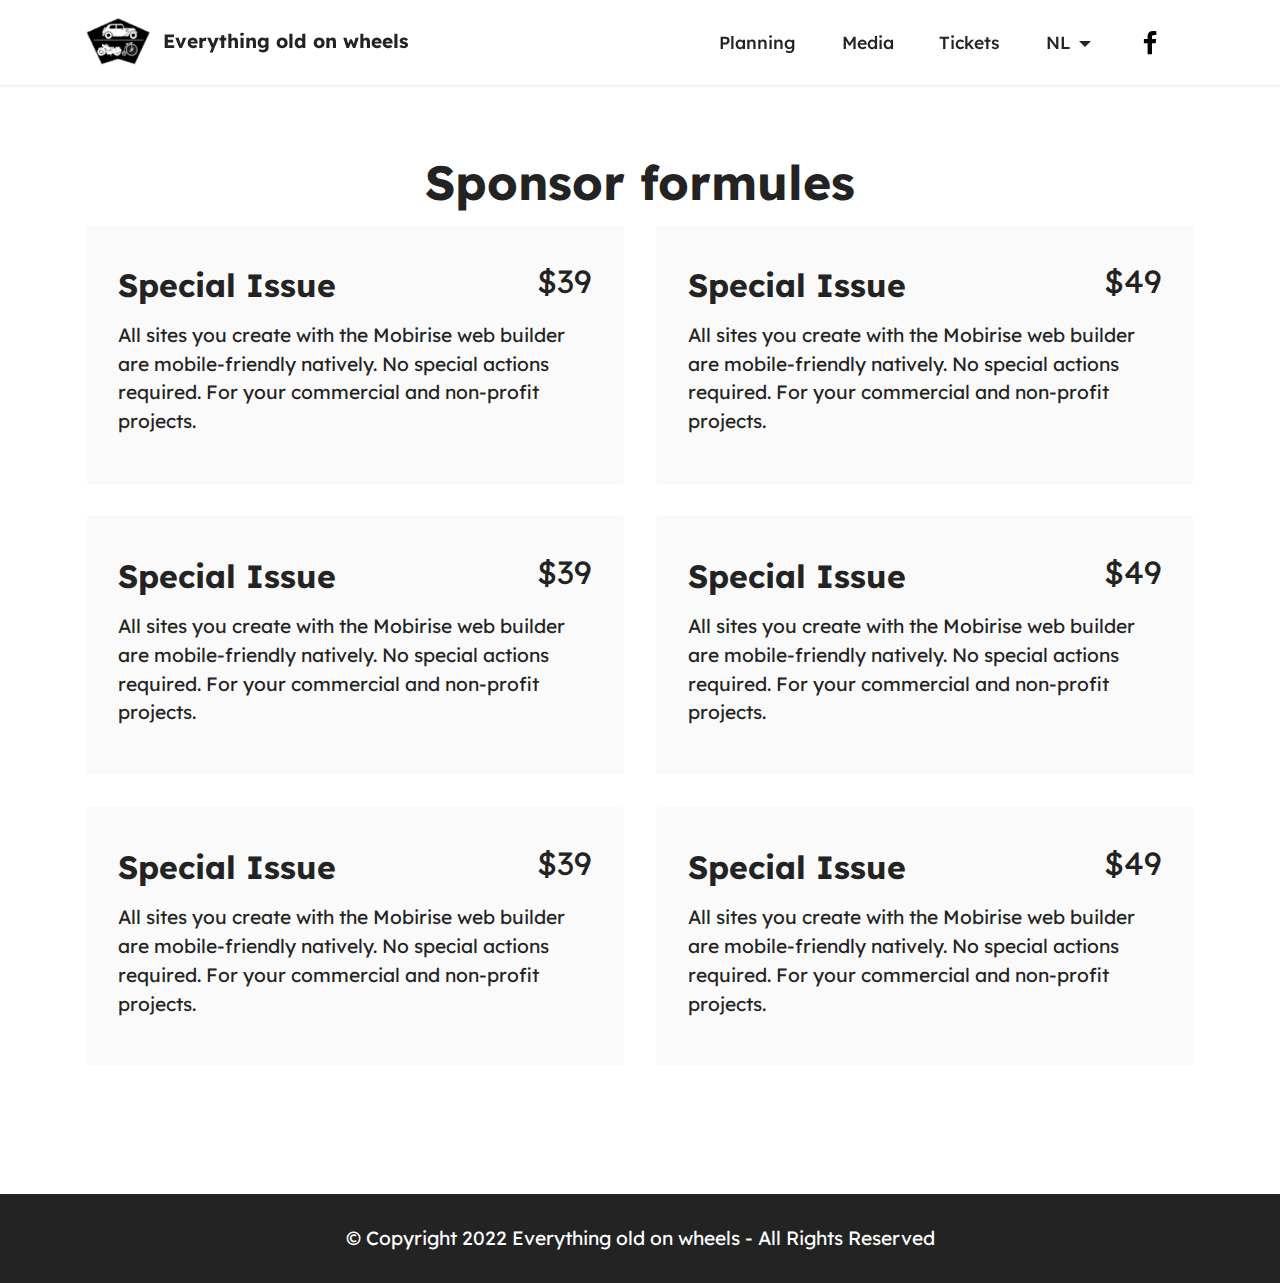
<file: BecomeSponsor.html>
<!DOCTYPE html>
<html  >
<head>

  <meta charset="UTF-8">
  <meta http-equiv="X-UA-Compatible" content="IE=edge">

  <meta name="twitter:card" content="summary_large_image"/>
  <meta name="twitter:image:src" content="assets/images/BecomeSponsor-meta.png">
  <meta property="og:image" content="assets/images/BecomeSponsor-meta.png">
  <meta name="twitter:title" content="Sponsor pagina">
  <meta name="viewport" content="width=device-width, initial-scale=1, minimum-scale=1">
  <link rel="shortcut icon" href="assets/images/index-meta-128x128.png" type="image/x-icon">
  <meta name="description" content="Everything old on wheels - Info about sponsor packages">


  <title>Sponsor pagina</title>
  <link rel="stylesheet" href="assets/web/assets/mobirise-icons2/mobirise2.css">
  <link rel="stylesheet" href="assets/bootstrap/css/bootstrap.min.css">
  <link rel="stylesheet" href="assets/bootstrap/css/bootstrap-grid.min.css">
  <link rel="stylesheet" href="assets/bootstrap/css/bootstrap-reboot.min.css">
  <link rel="stylesheet" href="assets/web/assets/gdpr-plugin/gdpr-styles.css">
  <link rel="stylesheet" href="assets/dropdown/css/style.css">
  <link rel="stylesheet" href="assets/socicon/css/styles.css">
  <link rel="stylesheet" href="assets/theme/css/style.css">
  <link rel="preload" href="https://fonts.googleapis.com/css?family=Lexend:100,200,300,400,500,600,700,800,900&display=swap" as="style" onload="this.onload=null;this.rel='stylesheet'">
  <noscript><link rel="stylesheet" href="https://fonts.googleapis.com/css?family=Lexend:100,200,300,400,500,600,700,800,900&display=swap"></noscript>
  <link rel="preload" as="style" href="assets/mobirise/css/mbr-additional.css"><link rel="stylesheet" href="assets/mobirise/css/mbr-additional.css" type="text/css">




</head>
<body>

  <section data-bs-version="5.1" class="menu menu2 cid-sFF0ciwnEL" once="menu" id="menu2-23">

    <nav class="navbar navbar-dropdown navbar-fixed-top navbar-expand-lg">
        <div class="container">
            <div class="navbar-brand">
                <span class="navbar-logo">
                    <a href="index.html">
                        <img src="assets/images/eoow-logo-80x80.png" alt="EOOW" style="height: 4rem;">
                    </a>
                </span>
                <span class="navbar-caption-wrap"><a class="navbar-caption text-black text-primary display-7" href="index.html">Everything old on wheels<br></a></span>
            </div>
            <button class="navbar-toggler" type="button" data-toggle="collapse" data-bs-toggle="collapse" data-target="#navbarSupportedContent" data-bs-target="#navbarSupportedContent" aria-controls="navbarNavAltMarkup" aria-expanded="false" aria-label="Toggle navigation">
                <div class="hamburger">
                    <span></span>
                    <span></span>
                    <span></span>
                    <span></span>
                </div>
            </button>
            <div class="collapse navbar-collapse" id="navbarSupportedContent">
                <ul class="navbar-nav nav-dropdown nav-right" data-app-modern-menu="true"><li class="nav-item"><a class="nav-link link text-black text-primary show display-4" href="index.html#content3-o" aria-expanded="true">Planning</a></li><li class="nav-item"><a class="nav-link link text-black text-primary display-4" href="index.html#header15-2g">Media</a></li>
                    <li class="nav-item"><a class="nav-link link text-black text-primary display-4" href="index.html#features9-d">Tickets</a>
                    </li><li class="nav-item dropdown"><a class="nav-link link text-black text-primary dropdown-toggle display-4" href="index.html#video5-0" data-toggle="dropdown-submenu" data-bs-toggle="dropdown" data-bs-auto-close="outside" aria-expanded="false">NL</a><div class="dropdown-menu" aria-labelledby="dropdown-639"><a class="text-black text-primary dropdown-item display-4" href="index.html#top">NL</a><a class="text-black text-primary dropdown-item display-4" href="index.html">FR</a><a class="text-black text-primary dropdown-item display-4" href="index.html">ENG<br></a></div></li></ul>
                <div class="icons-menu">
                    <a class="iconfont-wrapper" href="https://www.facebook.com/Everythingoldonwheels-111850587250911" target="_blank">
                        <span class="p-2 mbr-iconfont socicon-facebook socicon"></span>
                    </a>



                </div>

            </div>
        </div>
    </nav>
</section>

<section data-bs-version="5.1" class="features7 cid-t5OOtHTQk3" id="features8-2a">
    <!---->




    <div class="container">
        <div class="row">
            <div class="title col-12">
                <h5 class="mbr-section-title mbr-fonts-style mb-3 display-2">
                    <strong>Sponsor formules</strong></h5>

            </div>
            <div class="card col-12 col-md-6">
                <div class="card-wrapper">
                    <div class="top-line">
                        <h6 class="card-title mbr-fonts-style display-5">
                            <strong>Special Issue</strong>
                        </h6>
                        <p class="mbr-text cost mbr-fonts-style display-5">$39</p>
                    </div>
                    <div class="bottom-line">
                        <p class="mbr-text mbr-fonts-style display-7">
                            All sites you create with the Mobirise web builder are mobile-friendly natively. No special
                            actions required. For your commercial and non-profit projects.
                        </p>
                    </div>
                </div>
            </div>
            <div class="card col-12 col-md-6">
                <div class="card-wrapper">
                    <div class="top-line">
                        <h6 class="card-title mbr-fonts-style display-5">
                            <strong>Special Issue</strong>
                        </h6>
                        <p class="mbr-text cost mbr-fonts-style display-5">$49</p>
                    </div>
                    <div class="bottom-line">
                        <p class="mbr-text mbr-fonts-style display-7">
                            All sites you create with the Mobirise web builder are mobile-friendly natively. No special
                            actions required. For your commercial and non-profit projects.
                        </p>
                    </div>
                </div>
            </div>
            <div class="card col-12 col-md-6">
                <div class="card-wrapper">
                    <div class="top-line">
                        <h6 class="card-title mbr-fonts-style display-5">
                            <strong>Special Issue</strong>
                        </h6>
                        <p class="mbr-text cost mbr-fonts-style display-5">$39</p>
                    </div>
                    <div class="bottom-line">
                        <p class="mbr-text mbr-fonts-style display-7">
                            All sites you create with the Mobirise web builder are mobile-friendly natively. No special
                            actions required. For your commercial and non-profit projects.
                        </p>
                    </div>
                </div>
            </div>
            <div class="card col-12 col-md-6">
                <div class="card-wrapper">
                    <div class="top-line">
                        <h6 class="card-title mbr-fonts-style display-5">
                            <strong>Special Issue</strong>
                        </h6>
                        <p class="mbr-text cost mbr-fonts-style display-5">$49</p>
                    </div>
                    <div class="bottom-line">
                        <p class="mbr-text mbr-fonts-style display-7">
                            All sites you create with the Mobirise web builder are mobile-friendly natively. No special
                            actions required. For your commercial and non-profit projects.
                        </p>
                    </div>
                </div>
            </div>
            <div class="card col-12 col-md-6">
                <div class="card-wrapper">
                    <div class="top-line">
                        <h6 class="card-title mbr-fonts-style display-5">
                            <strong>Special Issue</strong>
                        </h6>
                        <p class="mbr-text cost mbr-fonts-style display-5">$39</p>
                    </div>
                    <div class="bottom-line">
                        <p class="mbr-text mbr-fonts-style display-7">
                            All sites you create with the Mobirise web builder are mobile-friendly natively. No special
                            actions required. For your commercial and non-profit projects.
                        </p>
                    </div>
                </div>
            </div>
            <div class="card col-12 col-md-6">
                <div class="card-wrapper">
                    <div class="top-line">
                        <h6 class="card-title mbr-fonts-style display-5">
                            <strong>Special Issue</strong>
                        </h6>
                        <p class="mbr-text cost mbr-fonts-style display-5">$49</p>
                    </div>
                    <div class="bottom-line">
                        <p class="mbr-text mbr-fonts-style display-7">
                            All sites you create with the Mobirise web builder are mobile-friendly natively. No special
                            actions required. For your commercial and non-profit projects.
                        </p>
                    </div>
                </div>
            </div>






        </div>
    </div>
</section>


<section data-bs-version="5.1" class="footer7 cid-sFF3CYc3p7" once="footers" id="footer7-24">





    <div class="container">
        <div class="media-container-row align-center mbr-white">
            <div class="col-12">
                <p class="mbr-text mb-0 mbr-fonts-style display-7">
                    © Copyright 2022 Everything old on wheels - All Rights Reserved
                </p>
            </div>
        </div>
    </div>
</section><section><a href="https://mobiri.se"></a><a href="https://mobiri.se"></a></section><script src="assets/bootstrap/js/bootstrap.bundle.min.js"></script>  <script src="assets/smoothscroll/smooth-scroll.js"></script>  <script src="assets/ytplayer/index.js"></script>  <script src="assets/dropdown/js/navbar-dropdown.js"></script>  <script src="assets/theme/js/script.js"></script>  <script src="assets/formoid/formoid.min.js"></script>


</body>
</html>
</file>
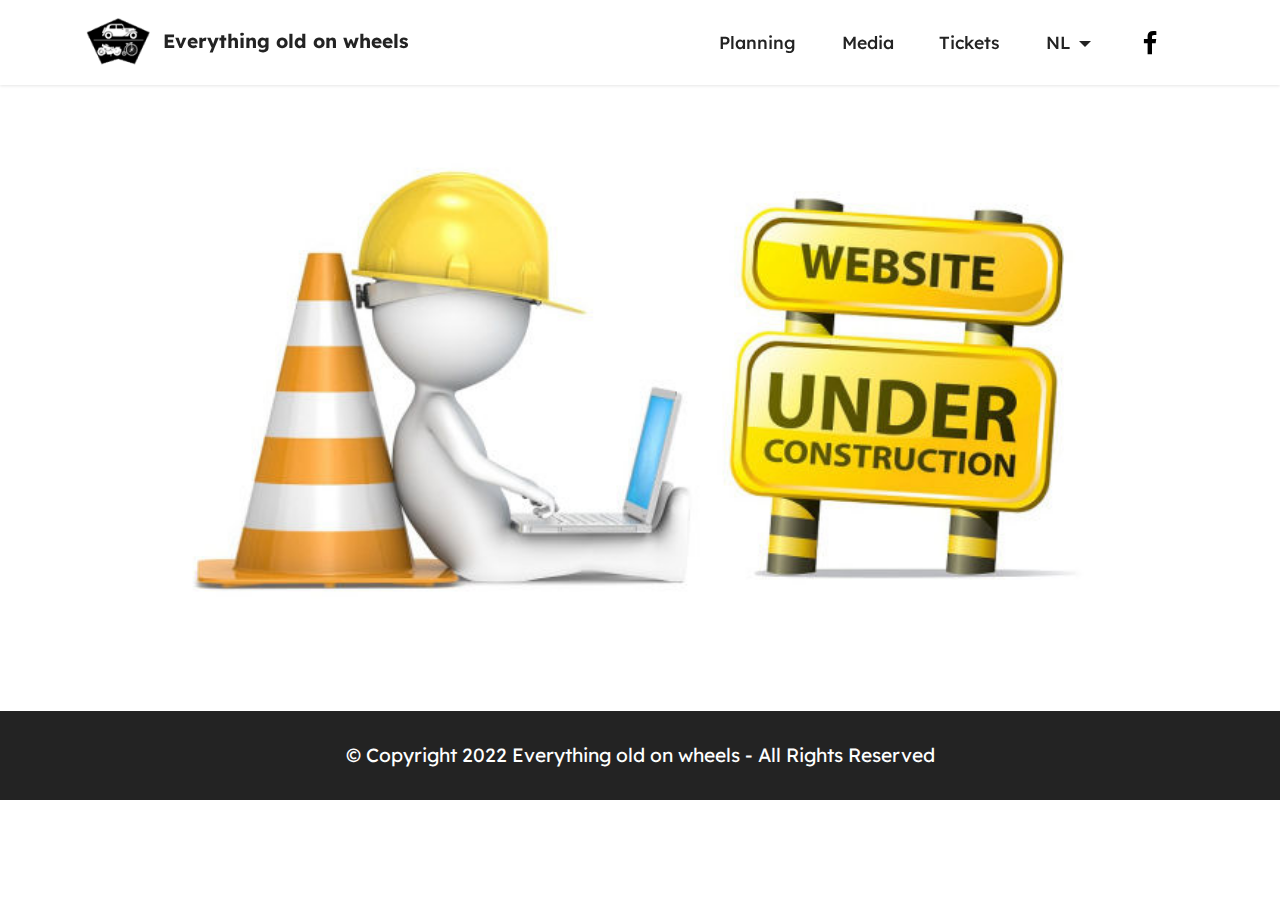
<file: construction.html>
<!DOCTYPE html>
<html  >
<head>
  
  <meta charset="UTF-8">
  <meta http-equiv="X-UA-Compatible" content="IE=edge">
  
  <meta name="twitter:card" content="summary_large_image"/>
  <meta name="twitter:image:src" content="assets/images/construction-meta.png">
  <meta property="og:image" content="assets/images/construction-meta.png">
  <meta name="twitter:title" content="Under Construction">
  <meta name="viewport" content="width=device-width, initial-scale=1, minimum-scale=1">
  <link rel="shortcut icon" href="assets/images/index-meta-128x128.png" type="image/x-icon">
  <meta name="description" content="This page is still in the work!">
  
  
  <title>Under Construction</title>
  <link rel="stylesheet" href="assets/bootstrap/css/bootstrap.min.css">
  <link rel="stylesheet" href="assets/bootstrap/css/bootstrap-grid.min.css">
  <link rel="stylesheet" href="assets/bootstrap/css/bootstrap-reboot.min.css">
  <link rel="stylesheet" href="assets/web/assets/gdpr-plugin/gdpr-styles.css">
  <link rel="stylesheet" href="assets/dropdown/css/style.css">
  <link rel="stylesheet" href="assets/socicon/css/styles.css">
  <link rel="stylesheet" href="assets/theme/css/style.css">
  <link rel="preload" href="https://fonts.googleapis.com/css?family=Lexend:100,200,300,400,500,600,700,800,900&display=swap" as="style" onload="this.onload=null;this.rel='stylesheet'">
  <noscript><link rel="stylesheet" href="https://fonts.googleapis.com/css?family=Lexend:100,200,300,400,500,600,700,800,900&display=swap"></noscript>
  <link rel="preload" as="style" href="assets/mobirise/css/mbr-additional.css"><link rel="stylesheet" href="assets/mobirise/css/mbr-additional.css" type="text/css">
  
  
  
  
</head>
<body>
  
  <section data-bs-version="5.1" class="menu menu2 cid-sFF0ciwnEL" once="menu" id="menu2-2q">
    
    <nav class="navbar navbar-dropdown navbar-fixed-top navbar-expand-lg">
        <div class="container">
            <div class="navbar-brand">
                <span class="navbar-logo">
                    <a href="index.html">
                        <img src="assets/images/eoow-logo-80x80.png" alt="EOOW" style="height: 4rem;">
                    </a>
                </span>
                <span class="navbar-caption-wrap"><a class="navbar-caption text-black text-primary display-7" href="index.html">Everything old on wheels<br></a></span>
            </div>
            <button class="navbar-toggler" type="button" data-toggle="collapse" data-bs-toggle="collapse" data-target="#navbarSupportedContent" data-bs-target="#navbarSupportedContent" aria-controls="navbarNavAltMarkup" aria-expanded="false" aria-label="Toggle navigation">
                <div class="hamburger">
                    <span></span>
                    <span></span>
                    <span></span>
                    <span></span>
                </div>
            </button>
            <div class="collapse navbar-collapse" id="navbarSupportedContent">
                <ul class="navbar-nav nav-dropdown nav-right" data-app-modern-menu="true"><li class="nav-item"><a class="nav-link link text-black text-primary show display-4" href="index.html#content3-o" aria-expanded="true">Planning</a></li><li class="nav-item"><a class="nav-link link text-black text-primary display-4" href="index.html#header15-2g">Media</a></li>
                    <li class="nav-item"><a class="nav-link link text-black text-primary display-4" href="index.html#features9-d">Tickets</a>
                    </li><li class="nav-item dropdown"><a class="nav-link link text-black text-primary dropdown-toggle display-4" href="index.html#video5-0" data-toggle="dropdown-submenu" data-bs-toggle="dropdown" data-bs-auto-close="outside" aria-expanded="false">NL</a><div class="dropdown-menu" aria-labelledby="dropdown-639"><a class="text-black text-primary dropdown-item display-4" href="index.html#top">NL</a><a class="text-black text-primary dropdown-item display-4" href="index.html">FR</a><a class="text-black text-primary dropdown-item display-4" href="index.html">ENG<br></a></div></li></ul>
                <div class="icons-menu">
                    <a class="iconfont-wrapper" href="https://www.facebook.com/Everythingoldonwheels-111850587250911" target="_blank">
                        <span class="p-2 mbr-iconfont socicon-facebook socicon"></span>
                    </a>
                    
                    
                    
                </div>
                
            </div>
        </div>
    </nav>
</section>

<section data-bs-version="5.1" class="image3 cid-t5Q3z1PGNZ" id="image3-2s">
    

    
    

    <div class="container">
        <div class="row justify-content-center">
            <div class="col-12 col-lg-10">
                <div class="image-wrapper">
                    <img src="assets/images/underconstruction-624x312.jpg" alt="Under Construction!">
                    
                </div>
            </div>
        </div>
    </div>
</section>

<section data-bs-version="5.1" class="footer7 cid-sFF3CYc3p7" once="footers" id="footer7-2r">

    

    

    <div class="container">
        <div class="media-container-row align-center mbr-white">
            <div class="col-12">
                <p class="mbr-text mb-0 mbr-fonts-style display-7">
                    © Copyright 2022 Everything old on wheels - All Rights Reserved
                </p>
            </div>
        </div>
    </div>
</section><section><a href="https://mobiri.se"></a><a href="https://mobiri.se"></a></section><script src="assets/bootstrap/js/bootstrap.bundle.min.js"></script>  <script src="assets/smoothscroll/smooth-scroll.js"></script>  <script src="assets/ytplayer/index.js"></script>  <script src="assets/dropdown/js/navbar-dropdown.js"></script>  <script src="assets/theme/js/script.js"></script>  
  
  
</body>
</html>
</file>
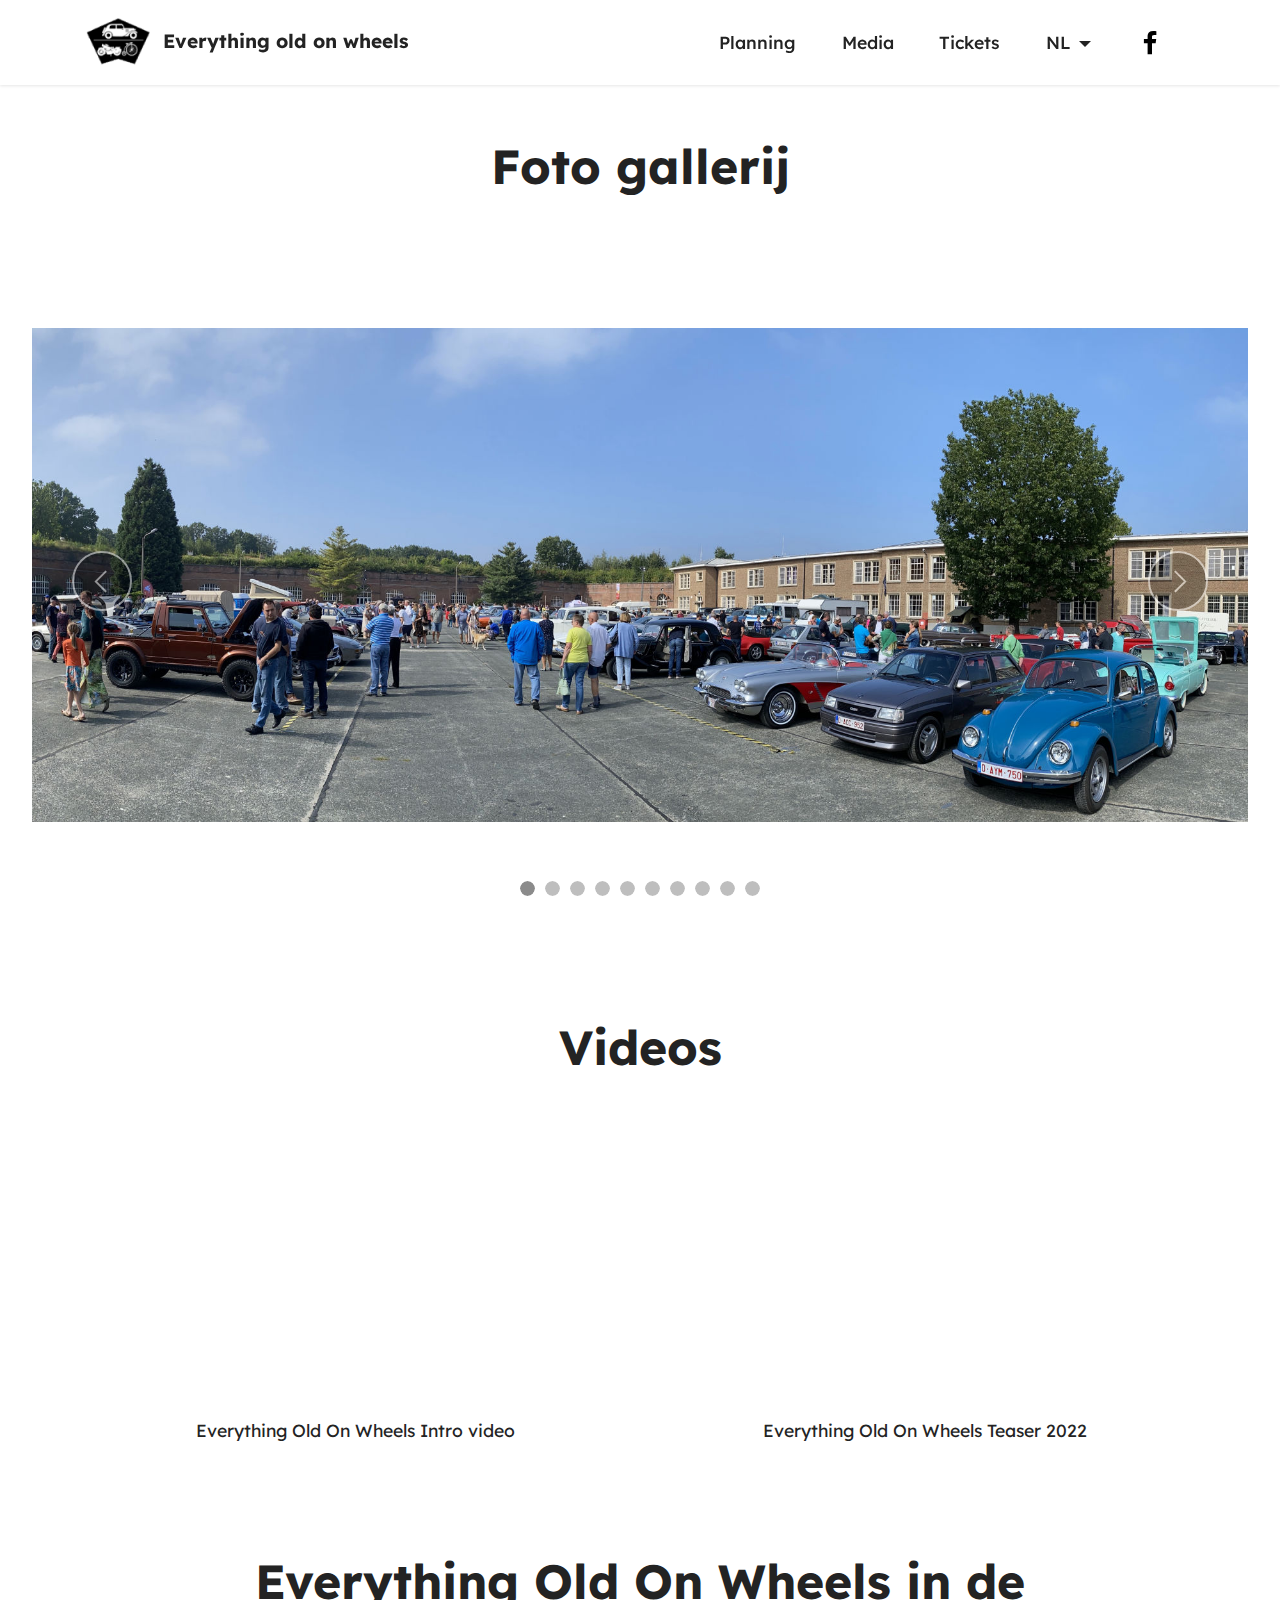
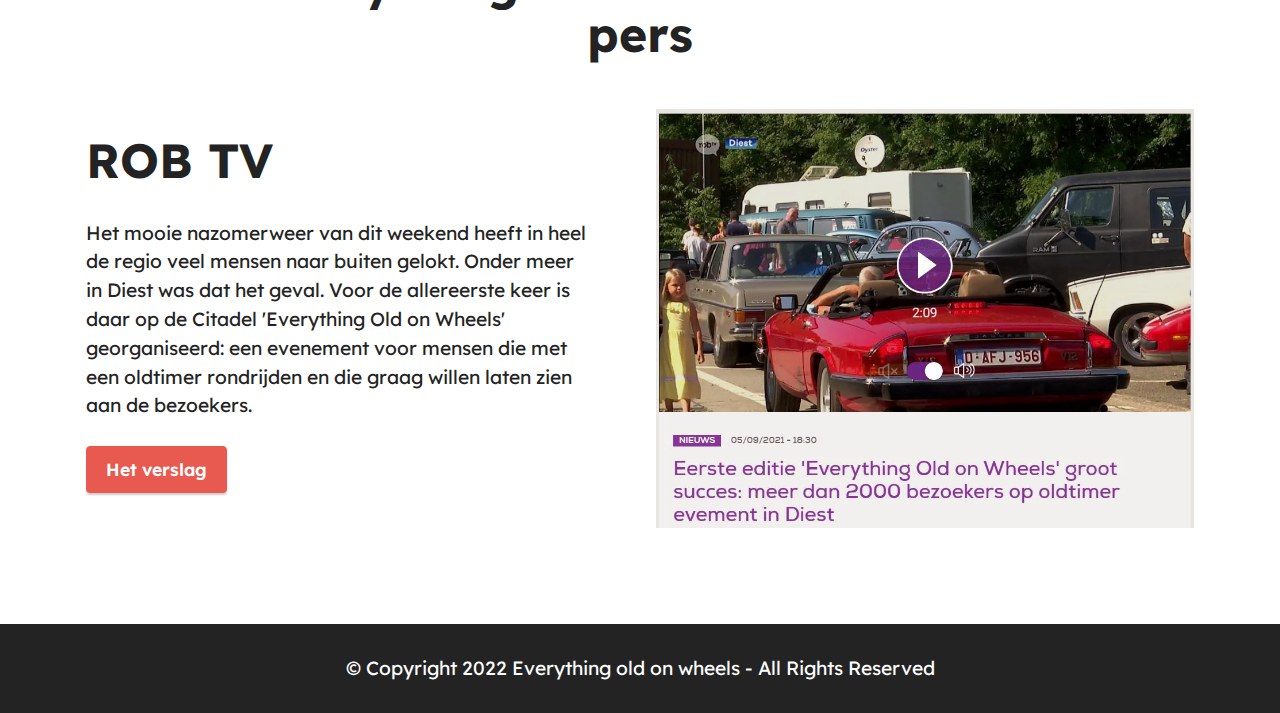
<file: media.html>
<!DOCTYPE html>
<html  >
<head>
  
  <meta charset="UTF-8">
  <meta http-equiv="X-UA-Compatible" content="IE=edge">
  
  <meta name="twitter:card" content="summary_large_image"/>
  <meta name="twitter:image:src" content="assets/images/media-meta.png">
  <meta property="og:image" content="assets/images/media-meta.png">
  <meta name="twitter:title" content="Media">
  <meta name="viewport" content="width=device-width, initial-scale=1, minimum-scale=1">
  <link rel="shortcut icon" href="assets/images/index-meta-128x128.png" type="image/x-icon">
  <meta name="description" content="Oldtimer-event in het unieke kader op de Citadel te Diest.">
  
  
  <title>Media</title>
  <link rel="stylesheet" href="assets/web/assets/mobirise-icons2/mobirise2.css">
  <link rel="stylesheet" href="assets/bootstrap/css/bootstrap.min.css">
  <link rel="stylesheet" href="assets/bootstrap/css/bootstrap-grid.min.css">
  <link rel="stylesheet" href="assets/bootstrap/css/bootstrap-reboot.min.css">
  <link rel="stylesheet" href="assets/web/assets/gdpr-plugin/gdpr-styles.css">
  <link rel="stylesheet" href="assets/dropdown/css/style.css">
  <link rel="stylesheet" href="assets/socicon/css/styles.css">
  <link rel="stylesheet" href="assets/theme/css/style.css">
  <link rel="preload" href="https://fonts.googleapis.com/css?family=Lexend:100,200,300,400,500,600,700,800,900&display=swap" as="style" onload="this.onload=null;this.rel='stylesheet'">
  <noscript><link rel="stylesheet" href="https://fonts.googleapis.com/css?family=Lexend:100,200,300,400,500,600,700,800,900&display=swap"></noscript>
  <link rel="preload" as="style" href="assets/mobirise/css/mbr-additional.css"><link rel="stylesheet" href="assets/mobirise/css/mbr-additional.css" type="text/css">
  
  
  
  
</head>
<body>
  
  <section data-bs-version="5.1" class="menu menu2 cid-sFF0ciwnEL" once="menu" id="menu2-2e">
    
    <nav class="navbar navbar-dropdown navbar-fixed-top navbar-expand-lg">
        <div class="container">
            <div class="navbar-brand">
                <span class="navbar-logo">
                    <a href="index.html">
                        <img src="assets/images/eoow-logo-80x80.png" alt="EOOW" style="height: 4rem;">
                    </a>
                </span>
                <span class="navbar-caption-wrap"><a class="navbar-caption text-black text-primary display-7" href="index.html">Everything old on wheels<br></a></span>
            </div>
            <button class="navbar-toggler" type="button" data-toggle="collapse" data-bs-toggle="collapse" data-target="#navbarSupportedContent" data-bs-target="#navbarSupportedContent" aria-controls="navbarNavAltMarkup" aria-expanded="false" aria-label="Toggle navigation">
                <div class="hamburger">
                    <span></span>
                    <span></span>
                    <span></span>
                    <span></span>
                </div>
            </button>
            <div class="collapse navbar-collapse" id="navbarSupportedContent">
                <ul class="navbar-nav nav-dropdown nav-right" data-app-modern-menu="true"><li class="nav-item"><a class="nav-link link text-black text-primary show display-4" href="index.html#content3-o" aria-expanded="true">Planning</a></li><li class="nav-item"><a class="nav-link link text-black text-primary display-4" href="index.html#header15-2g">Media</a></li>
                    <li class="nav-item"><a class="nav-link link text-black text-primary display-4" href="index.html#features9-d">Tickets</a>
                    </li><li class="nav-item dropdown"><a class="nav-link link text-black text-primary dropdown-toggle display-4" href="index.html#video5-0" data-toggle="dropdown-submenu" data-bs-toggle="dropdown" data-bs-auto-close="outside" aria-expanded="false">NL</a><div class="dropdown-menu" aria-labelledby="dropdown-639"><a class="text-black text-primary dropdown-item display-4" href="index.html#top">NL</a><a class="text-black text-primary dropdown-item display-4" href="index.html">FR</a><a class="text-black text-primary dropdown-item display-4" href="index.html">ENG<br></a></div></li></ul>
                <div class="icons-menu">
                    <a class="iconfont-wrapper" href="https://www.facebook.com/Everythingoldonwheels-111850587250911" target="_blank">
                        <span class="p-2 mbr-iconfont socicon-facebook socicon"></span>
                    </a>
                    
                    
                    
                </div>
                
            </div>
        </div>
    </nav>
</section>

<section data-bs-version="5.1" class="content4 cid-t5Qaej7bXv" id="content4-2t">
    

    
    
    <div class="container">
        <div class="row justify-content-center">
            <div class="title col-md-12 col-lg-10">
                <h3 class="mbr-section-title mbr-fonts-style align-center mb-4 display-2"><strong>Foto gallerij</strong></h3>
                
                
            </div>
        </div>
    </div>
</section>

<section data-bs-version="5.1" class="slider2 cid-t5Pbtt50nm" id="slider2-2i">
    

    
    <div class="container-fluid">
        <div class="row justify-content-center">
            <div class="col-12 col-md-12 col-lg-12">
                <div class="carousel slide carousel-fade" id="t5U1z2KKf7" data-ride="carousel" data-bs-ride="carousel" data-interval="4000" data-bs-interval="4000">
                    
                    <ol class="carousel-indicators">
                        <li data-slide-to="0" data-bs-slide-to="0" class="active" data-target="#t5U1z2KKf7" data-bs-target="#t5U1z2KKf7"></li><li data-slide-to="1" data-bs-slide-to="1" class="" data-target="#t5U1z2KKf7" data-bs-target="#t5U1z2KKf7"></li><li data-slide-to="2" data-bs-slide-to="2" class="" data-target="#t5U1z2KKf7" data-bs-target="#t5U1z2KKf7"></li><li data-slide-to="3" data-bs-slide-to="3" class="" data-target="#t5U1z2KKf7" data-bs-target="#t5U1z2KKf7"></li><li data-slide-to="4" data-bs-slide-to="4" class="" data-target="#t5U1z2KKf7" data-bs-target="#t5U1z2KKf7"></li><li data-slide-to="5" data-bs-slide-to="5" class="" data-target="#t5U1z2KKf7" data-bs-target="#t5U1z2KKf7"></li><li data-slide-to="6" data-bs-slide-to="6" class="" data-target="#t5U1z2KKf7" data-bs-target="#t5U1z2KKf7"></li><li data-slide-to="7" data-bs-slide-to="7" class="" data-target="#t5U1z2KKf7" data-bs-target="#t5U1z2KKf7"></li><li data-slide-to="8" data-bs-slide-to="8" class="" data-target="#t5U1z2KKf7" data-bs-target="#t5U1z2KKf7"></li><li data-slide-to="9" data-bs-slide-to="9" class="" data-target="#t5U1z2KKf7" data-bs-target="#t5U1z2KKf7"></li>
                        
                        
                    </ol>
                    <div class="carousel-inner">
                        <div class="carousel-item slider-image item active">
                            <div class="item-wrapper">
                                <img class="d-block w-100" src="assets/images/004-b-citadel-1-1900x771.jpg" alt="Mobirise Website Builder" data-slide-to="0" data-bs-slide-to="0">
                                
                            </div>
                        </div><div class="carousel-item slider-image item">
                            <div class="item-wrapper">
                                <img class="d-block w-100" src="assets/images/003-best-3-1900x872.jpg" alt="Mobirise Website Builder" data-slide-to="1" data-bs-slide-to="1">
                                
                            </div>
                        </div><div class="carousel-item slider-image item">
                            <div class="item-wrapper">
                                <img class="d-block w-100" src="assets/images/001-best-1-756x1008.jpg" alt="Mobirise Website Builder" data-slide-to="2" data-bs-slide-to="2">
                                
                            </div>
                        </div><div class="carousel-item slider-image item">
                            <div class="item-wrapper">
                                <img class="d-block w-100" src="assets/images/008-b-veiling-1-1900x845.jpg" alt="Mobirise Website Builder" data-slide-to="3" data-bs-slide-to="3">
                                
                            </div>
                        </div><div class="carousel-item slider-image item">
                            <div class="item-wrapper">
                                <img class="d-block w-100" src="assets/images/e-citadel-1-1900x782.jpg" alt="Mobirise Website Builder" data-slide-to="4" data-bs-slide-to="4">
                                
                            </div>
                        </div><div class="carousel-item slider-image item">
                            <div class="item-wrapper">
                                <img class="d-block w-100" src="assets/images/007-b-citadel-5-1900x2533.jpg" alt="Mobirise Website Builder" data-slide-to="5" data-bs-slide-to="5">
                                
                            </div>
                        </div><div class="carousel-item slider-image item">
                            <div class="item-wrapper">
                                <img class="d-block w-100" src="assets/images/e-veiling-3-1900x1425.jpg" alt="Mobirise Website Builder" data-slide-to="6" data-bs-slide-to="6">
                                
                            </div>
                        </div><div class="carousel-item slider-image item">
                            <div class="item-wrapper">
                                <img class="d-block w-100" src="assets/images/e-citadel-2-1900x2153.jpg" alt="Mobirise Website Builder" data-slide-to="7" data-bs-slide-to="7">
                                
                            </div>
                        </div><div class="carousel-item slider-image item">
                            <div class="item-wrapper">
                                <img class="d-block w-100" src="assets/images/e-citadel-6-1900x2376.jpg" alt="Mobirise Website Builder" data-slide-to="8" data-bs-slide-to="8">
                                
                            </div>
                        </div><div class="carousel-item slider-image item">
                            <div class="item-wrapper">
                                <img class="d-block w-100" src="assets/images/e-citadel-7-1900x2841.jpg" alt="Mobirise Website Builder" data-slide-to="9" data-bs-slide-to="9">
                                
                            </div>
                        </div>
                        
                        
                    </div>
                    <a class="carousel-control carousel-control-prev" role="button" data-slide="prev" data-bs-slide="prev" href="#t5U1z2KKf7">
                        <span class="mobi-mbri mobi-mbri-arrow-prev" aria-hidden="true"></span>
                        <span class="sr-only visually-hidden">Previous</span>
                    </a>
                    <a class="carousel-control carousel-control-next" role="button" data-slide="next" data-bs-slide="next" href="#t5U1z2KKf7">
                        <span class="mobi-mbri mobi-mbri-arrow-next" aria-hidden="true"></span>
                        <span class="sr-only visually-hidden">Next</span>
                    </a>
                </div>
            </div>
        </div>
    </div>
</section>

<section data-bs-version="5.1" class="video3 cid-t5PbwZMWDB" id="video3-2j">
    
    
    
    <div class="container">
        <div class="mbr-section-head">
            <h4 class="mbr-section-title mbr-fonts-style mb-0 display-2">
                <strong>Videos</strong></h4>
            
        </div>
        <div class="row mt-4">
            <div class="col-12 col-md-6 video-block">
                <div class="video-wrapper"><iframe class="mbr-embedded-video" src="https://www.youtube.com/embed/CnMOFV5APLs?rel=0&amp;amp;mute=1&amp;showinfo=0&amp;autoplay=0&amp;loop=0" width="1280" height="720" frameborder="0" allowfullscreen></iframe></div>
                <p class="mbr-text pt-2 mbr-fonts-style display-4">
                    Everything Old On Wheels Intro video</p>
            </div>
            <div class="col-12 col-md-6 video-block">
                <div class="video-wrapper"><iframe class="mbr-embedded-video" src="https://www.youtube.com/embed/yIxErNXmD2o?rel=0&amp;amp;mute=1&amp;showinfo=0&amp;autoplay=0&amp;loop=0" width="1280" height="720" frameborder="0" allowfullscreen></iframe></div>
                <p class="mbr-text pt-2 mbr-fonts-style display-4">
                    Everything Old On Wheels Teaser 2022</p>
            </div>
        </div>
    </div>
</section>

<section data-bs-version="5.1" class="content4 cid-t5QaTFgKoT" id="content4-2v">
    

    
    
    <div class="container">
        <div class="row justify-content-center">
            <div class="title col-md-12 col-lg-9">
                <h3 class="mbr-section-title mbr-fonts-style align-center mb-4 display-2">
                    <strong>Everything Old On Wheels in de pers</strong></h3>
                
                
            </div>
        </div>
    </div>
</section>

<section data-bs-version="5.1" class="features18 cid-t5QaQOu9bu" id="features19-2u">

    

    
    
    <div class="container">
        <div class="row justify-content-center">
            <div class="card col-12 col-lg">
                <div class="card-wrapper">
                    <h6 class="card-title mbr-fonts-style mb-4 display-2">
                        <strong>ROB TV</strong></h6>
                    <p class="mbr-text mbr-fonts-style display-7">
                        Het mooie nazomerweer van dit weekend heeft in heel de regio veel mensen naar buiten gelokt. Onder meer in Diest was dat het geval. Voor de allereerste keer is daar op de Citadel 'Everything Old on Wheels' georganiseerd: een evenement voor mensen die met een oldtimer rondrijden en die graag willen laten zien aan de bezoekers.</p>
                    <div class="mbr-section-btn"><a class="btn btn-primary display-4" href="https://www.robtv.be/nieuws/eerste-editie-everything-old-on-wheels-groot-succes-meer-dan-2000-bezoekers-op-oldtimer-evement-in-diest-124946" target="_blank">Het verslag</a></div>
                </div>
            </div>
            <div class="col-12 col-lg-6">
                <div class="image-wrapper">
                    <a href="https://www.robtv.be/nieuws/eerste-editie-everything-old-on-wheels-groot-succes-meer-dan-2000-bezoekers-op-oldtimer-evement-in-diest-124946" target="_blank"><img src="assets/images/robv2-936x730.jpg" alt="Mobirise Website Builder"></a>
                </div>
            </div>
        </div>
    </div>
</section>

<section data-bs-version="5.1" class="footer7 cid-sFF3CYc3p7" once="footers" id="footer7-2f">

    

    

    <div class="container">
        <div class="media-container-row align-center mbr-white">
            <div class="col-12">
                <p class="mbr-text mb-0 mbr-fonts-style display-7">
                    © Copyright 2022 Everything old on wheels - All Rights Reserved
                </p>
            </div>
        </div>
    </div>
</section><section><a href="https://mobiri.se"></a><a href="https://mobiri.se"></a></section><script src="assets/bootstrap/js/bootstrap.bundle.min.js"></script>  <script src="assets/smoothscroll/smooth-scroll.js"></script>  <script src="assets/ytplayer/index.js"></script>  <script src="assets/dropdown/js/navbar-dropdown.js"></script>  <script src="assets/playervimeo/vimeo_player.js"></script>  <script src="assets/theme/js/script.js"></script>  
  
  
</body>
</html>
</file>
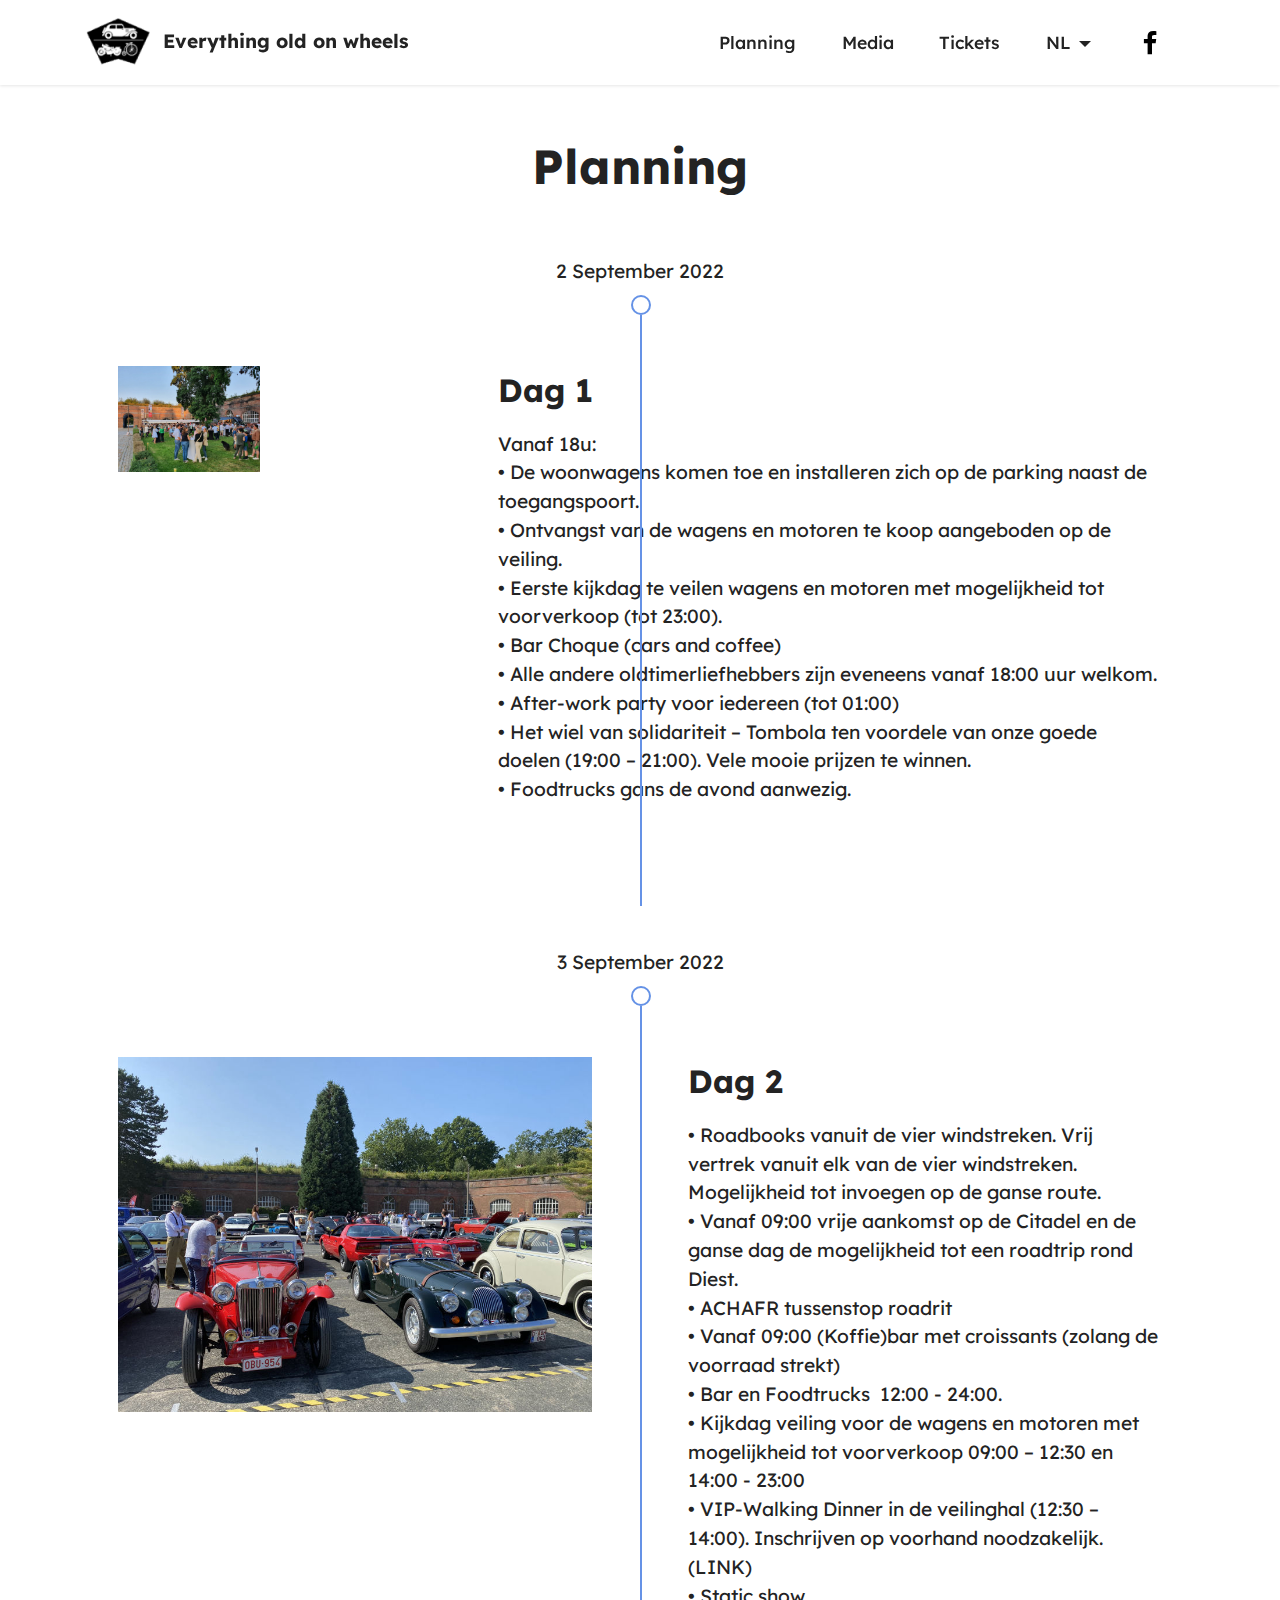
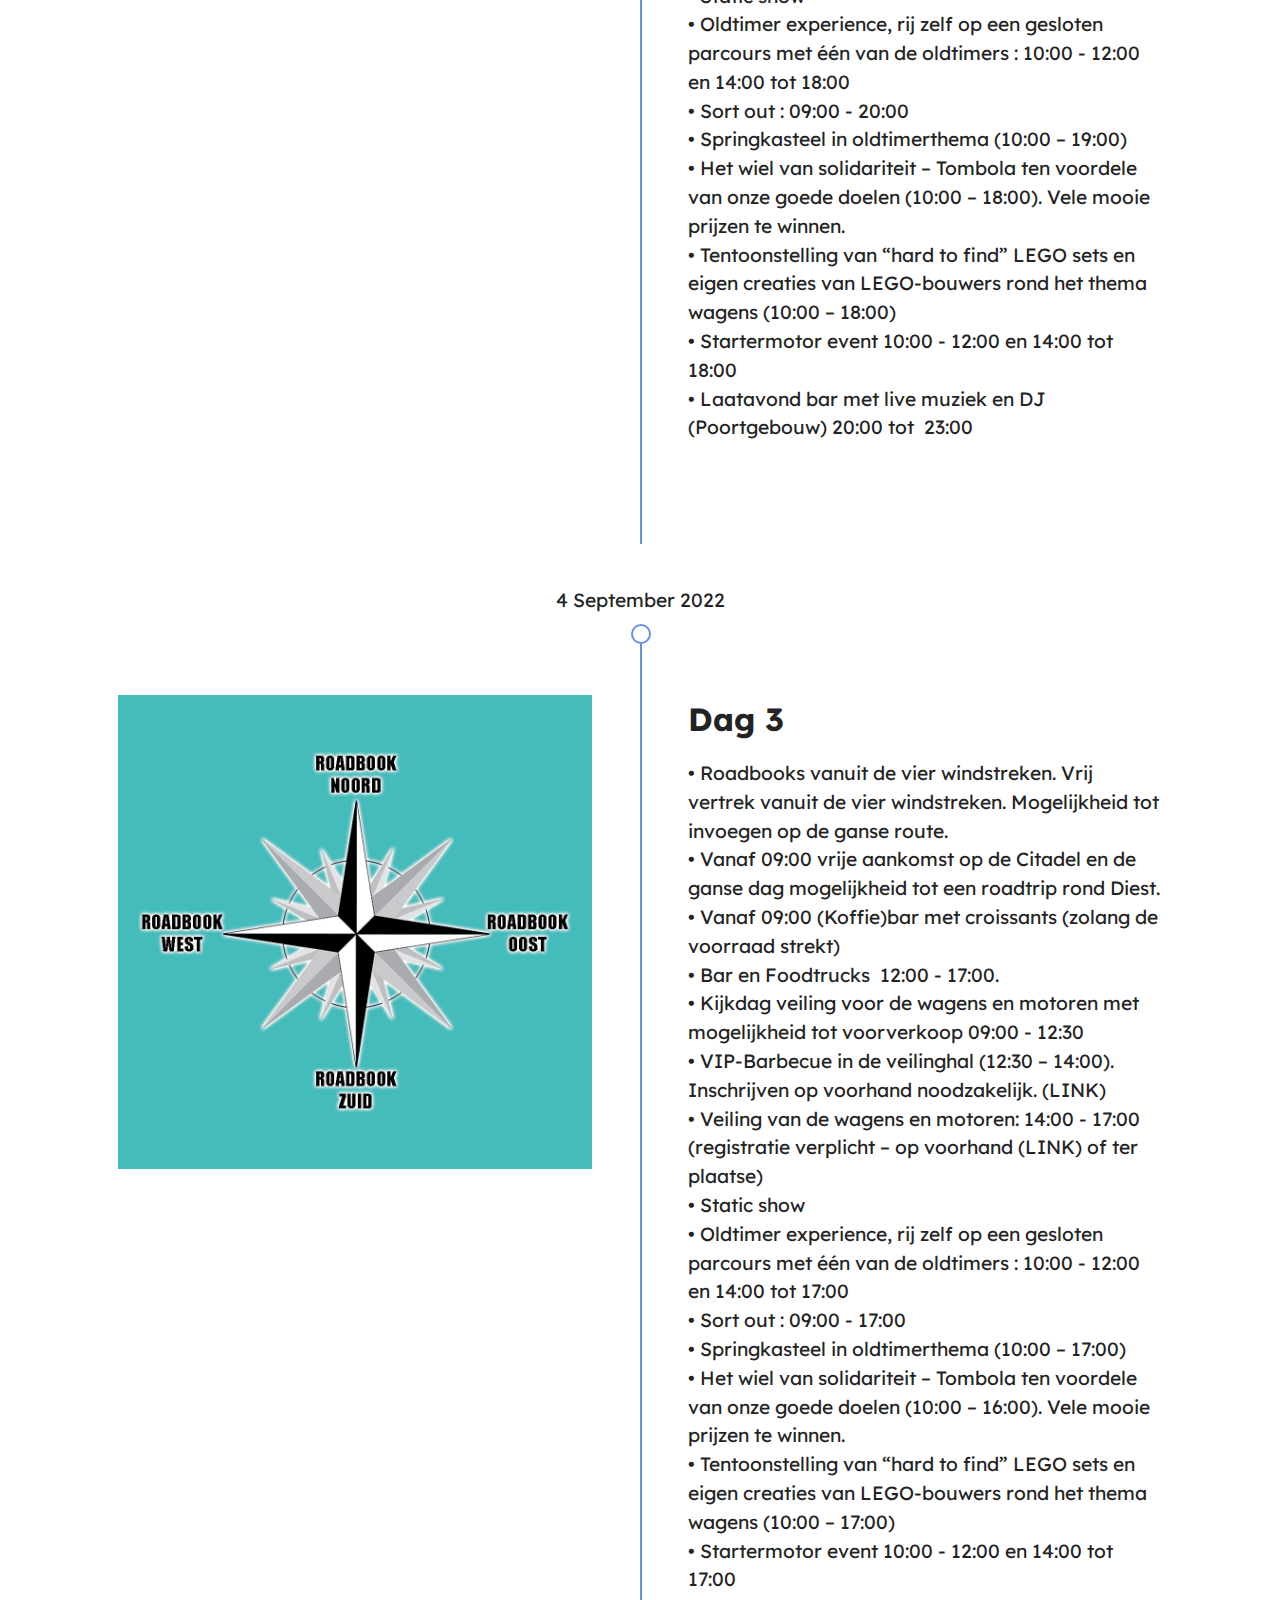
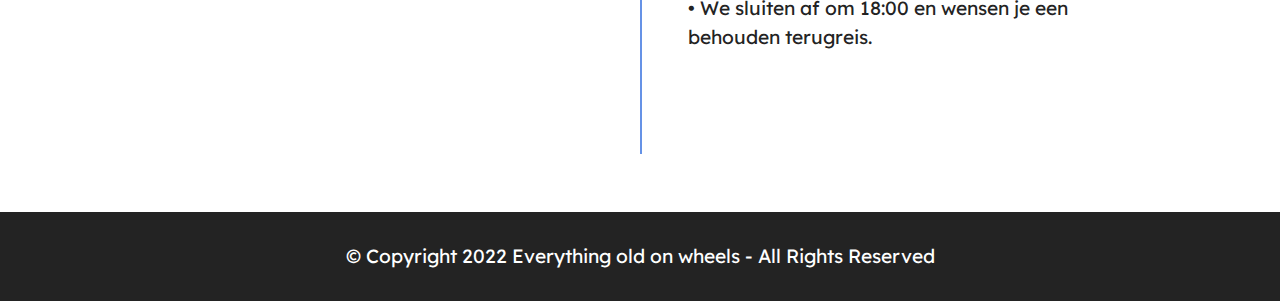
<file: planning.html>
<!DOCTYPE html>
<html  >
<head>
  
  <meta charset="UTF-8">
  <meta http-equiv="X-UA-Compatible" content="IE=edge">
  
  <meta name="twitter:card" content="summary_large_image"/>
  <meta name="twitter:image:src" content="assets/images/planning-meta.png">
  <meta property="og:image" content="assets/images/planning-meta.png">
  <meta name="twitter:title" content="Planning">
  <meta name="viewport" content="width=device-width, initial-scale=1, minimum-scale=1">
  <link rel="shortcut icon" href="assets/images/index-meta-128x128.png" type="image/x-icon">
  <meta name="description" content="Oldtimer-event in het unieke kader op de Citadel te Diest.">
  
  
  <title>Planning</title>
  <link rel="stylesheet" href="assets/bootstrap/css/bootstrap.min.css">
  <link rel="stylesheet" href="assets/bootstrap/css/bootstrap-grid.min.css">
  <link rel="stylesheet" href="assets/bootstrap/css/bootstrap-reboot.min.css">
  <link rel="stylesheet" href="assets/web/assets/gdpr-plugin/gdpr-styles.css">
  <link rel="stylesheet" href="assets/dropdown/css/style.css">
  <link rel="stylesheet" href="assets/socicon/css/styles.css">
  <link rel="stylesheet" href="assets/theme/css/style.css">
  <link rel="preload" href="https://fonts.googleapis.com/css?family=Lexend:100,200,300,400,500,600,700,800,900&display=swap" as="style" onload="this.onload=null;this.rel='stylesheet'">
  <noscript><link rel="stylesheet" href="https://fonts.googleapis.com/css?family=Lexend:100,200,300,400,500,600,700,800,900&display=swap"></noscript>
  <link rel="preload" as="style" href="assets/mobirise/css/mbr-additional.css"><link rel="stylesheet" href="assets/mobirise/css/mbr-additional.css" type="text/css">
  
  
  
  
</head>
<body>
  
  <section data-bs-version="5.1" class="menu menu2 cid-sFF0ciwnEL" once="menu" id="menu2-h">
    
    <nav class="navbar navbar-dropdown navbar-fixed-top navbar-expand-lg">
        <div class="container">
            <div class="navbar-brand">
                <span class="navbar-logo">
                    <a href="index.html">
                        <img src="assets/images/eoow-logo-80x80.png" alt="EOOW" style="height: 4rem;">
                    </a>
                </span>
                <span class="navbar-caption-wrap"><a class="navbar-caption text-black text-primary display-7" href="index.html">Everything old on wheels<br></a></span>
            </div>
            <button class="navbar-toggler" type="button" data-toggle="collapse" data-bs-toggle="collapse" data-target="#navbarSupportedContent" data-bs-target="#navbarSupportedContent" aria-controls="navbarNavAltMarkup" aria-expanded="false" aria-label="Toggle navigation">
                <div class="hamburger">
                    <span></span>
                    <span></span>
                    <span></span>
                    <span></span>
                </div>
            </button>
            <div class="collapse navbar-collapse" id="navbarSupportedContent">
                <ul class="navbar-nav nav-dropdown nav-right" data-app-modern-menu="true"><li class="nav-item"><a class="nav-link link text-black text-primary show display-4" href="index.html#content3-o" aria-expanded="true">Planning</a></li><li class="nav-item"><a class="nav-link link text-black text-primary display-4" href="index.html#header15-2g">Media</a></li>
                    <li class="nav-item"><a class="nav-link link text-black text-primary display-4" href="index.html#features9-d">Tickets</a>
                    </li><li class="nav-item dropdown"><a class="nav-link link text-black text-primary dropdown-toggle display-4" href="index.html#video5-0" data-toggle="dropdown-submenu" data-bs-toggle="dropdown" data-bs-auto-close="outside" aria-expanded="false">NL</a><div class="dropdown-menu" aria-labelledby="dropdown-639"><a class="text-black text-primary dropdown-item display-4" href="index.html#top">NL</a><a class="text-black text-primary dropdown-item display-4" href="index.html">FR</a><a class="text-black text-primary dropdown-item display-4" href="index.html">ENG<br></a></div></li></ul>
                <div class="icons-menu">
                    <a class="iconfont-wrapper" href="https://www.facebook.com/Everythingoldonwheels-111850587250911" target="_blank">
                        <span class="p-2 mbr-iconfont socicon-facebook socicon"></span>
                    </a>
                    
                    
                    
                </div>
                
            </div>
        </div>
    </nav>
</section>

<section data-bs-version="5.1" class="timeline3 cid-t4Bzu3VLRV" id="timeline3-p">
    
    
    <div class="container">
        <div class="mbr-section-head">
            <h3 class="mbr-section-title mbr-fonts-style align-center mb-0 display-2">
                <strong>Planning</strong></h3>
            
        </div>
        <div class="timelines-container mt-4">
            <div class="row timeline-element first-separline mb-5">
                <div class="timeline-date col-12">
                    <div class="timeline-date-wrapper">
                        <p class="mbr-timeline-date display-7">2 September 2022</p>
                    </div>
                </div>
                <span class="iconBackground"></span>
                <div class="col-12 col-md-4">
                    <div class="image-wrapper">
                        <img src="assets/images/20210903-194152-815x611.jpg" alt="Dag1" title="">
                    </div>
                </div>
                <div class="col-12 col-md-8">
                    <div class="timeline-text-wrapper">
                        <h4 class="mbr-timeline-title mbr-fonts-style mb-0 display-5">
                            <strong>Dag 1</strong></h4>
                        <p class="mbr-text mbr-fonts-style mt-3 mb-0 display-7">Vanaf 18u:<br>    • De woonwagens komen toe en installeren zich op de parking naast de toegangspoort.<br>    • Ontvangst van de wagens en motoren te koop aangeboden op de veiling.<br>    • Eerste kijkdag te veilen wagens en motoren met mogelijkheid tot voorverkoop (tot 23:00).<br>    • Bar Choque (cars and coffee) <br>    • Alle andere oldtimerliefhebbers zijn eveneens vanaf 18:00 uur welkom.<br>    • After-work party voor iedereen (tot 01:00)<br>    • Het wiel van solidariteit – Tombola ten voordele van onze goede doelen (19:00 – 21:00). Vele mooie prijzen te winnen.<br>    • Foodtrucks gans de avond aanwezig.</p>
                    </div>
                </div>
            </div>
            
            
            
            
            
            
            
            
            
            
            
        </div>
    </div>
</section>

<section data-bs-version="5.1" class="timeline3 cid-t4BzBe0Sd2" id="timeline3-q">
    
    
    <div class="container">
        
        <div class="timelines-container mt-4">
            <div class="row timeline-element first-separline mb-5">
                <div class="timeline-date col-12">
                    <div class="timeline-date-wrapper">
                        <p class="mbr-timeline-date display-7">3 September 2022</p>
                    </div>
                </div>
                <span class="iconBackground"></span>
                <div class="col-12 col-md-6">
                    <div class="image-wrapper">
                        <img src="assets/images/006-b-citadel-4-815x611.jpg" alt="Dag2" title="">
                    </div>
                </div>
                <div class="col-12 col-md-6">
                    <div class="timeline-text-wrapper">
                        <h4 class="mbr-timeline-title mbr-fonts-style mb-0 display-5">
                            <strong>Dag 2</strong></h4>
                        <p class="mbr-text mbr-fonts-style mt-3 mb-0 display-7">• Roadbooks vanuit de vier windstreken. Vrij vertrek vanuit elk van de vier windstreken. Mogelijkheid tot invoegen op de ganse route.<br>    • Vanaf 09:00 vrije aankomst op de Citadel en de ganse dag de mogelijkheid tot een roadtrip rond Diest.<br>    • ACHAFR tussenstop roadrit&nbsp;<br>    • Vanaf 09:00 (Koffie)bar met croissants (zolang de voorraad strekt)<br>    • Bar en Foodtrucks&nbsp; 12:00 - 24:00.<br>    • Kijkdag veiling voor de wagens en motoren met mogelijkheid tot voorverkoop 09:00 – 12:30 en 14:00 - 23:00<br>    • VIP-Walking Dinner in de veilinghal (12:30 – 14:00). Inschrijven op voorhand noodzakelijk. (LINK)<br>    • Static show<br>    • Oldtimer experience, rij zelf op een gesloten parcours met één van de oldtimers : 10:00 - 12:00 en 14:00 tot 18:00<br>    • Sort out : 09:00 - 20:00<br>    • Springkasteel in oldtimerthema (10:00 – 19:00)<br>    • Het wiel van solidariteit – Tombola ten voordele van onze goede doelen (10:00 – 18:00). Vele mooie prijzen te winnen.<br>    • Tentoonstelling van “hard to find” LEGO sets en eigen creaties van LEGO-bouwers rond het thema wagens (10:00 – 18:00)<br>    • Startermotor event 10:00 - 12:00 en 14:00 tot 18:00<br>    • Laatavond bar met live muziek en DJ (Poortgebouw) 20:00 tot&nbsp; 23:00</p>
                    </div>
                </div>
            </div>
            
            
            
            
            
            
            
            
            
            
            
        </div>
    </div>
</section>

<section data-bs-version="5.1" class="timeline3 cid-t4BCcLwC8u" id="timeline3-r">
    
    
    <div class="container">
        
        <div class="timelines-container mt-4">
            <div class="row timeline-element first-separline mb-5">
                <div class="timeline-date col-12">
                    <div class="timeline-date-wrapper">
                        <p class="mbr-timeline-date display-7">
                            4 September 2022</p>
                    </div>
                </div>
                <span class="iconBackground"></span>
                <div class="col-12 col-md-6">
                    <div class="image-wrapper">
                        <img src="assets/images/roadbooks-1000x1000.jpg" alt="Dag3" title="">
                    </div>
                </div>
                <div class="col-12 col-md-6">
                    <div class="timeline-text-wrapper">
                        <h4 class="mbr-timeline-title mbr-fonts-style mb-0 display-5">
                            <strong>Dag 3</strong></h4>
                        <p class="mbr-text mbr-fonts-style mt-3 mb-0 display-7">• Roadbooks vanuit de vier windstreken. Vrij vertrek vanuit de vier windstreken. Mogelijkheid tot invoegen op de ganse route.<br>    • Vanaf 09:00 vrije aankomst op de Citadel en de ganse dag mogelijkheid tot een roadtrip rond Diest.<br>    • Vanaf 09:00 (Koffie)bar met croissants (zolang de voorraad strekt)<br>    • Bar en Foodtrucks&nbsp; 12:00 - 17:00.<br>    • Kijkdag veiling voor de wagens en motoren met mogelijkheid tot voorverkoop 09:00 - 12:30<br>    • VIP-Barbecue in de veilinghal (12:30 – 14:00). Inschrijven op voorhand noodzakelijk. (LINK)<br>    • Veiling van de wagens en motoren: 14:00 - 17:00 (registratie verplicht – op voorhand (LINK) of ter plaatse)<br>    • Static show<br>    • Oldtimer experience, rij zelf op een gesloten parcours met één van de oldtimers : 10:00 - 12:00 en 14:00 tot 17:00<br>    • Sort out : 09:00 - 17:00<br>    • Springkasteel in oldtimerthema (10:00 – 17:00)<br>    • Het wiel van solidariteit – Tombola ten voordele van onze goede doelen (10:00 – 16:00). Vele mooie prijzen te winnen. <br>    • Tentoonstelling van “hard to find” LEGO sets en eigen creaties van LEGO-bouwers rond het thema wagens (10:00 – 17:00)<br>    • Startermotor event 10:00 - 12:00 en 14:00 tot 17:00<br>    • We sluiten af om 18:00 en wensen je een behouden terugreis.</p>
                    </div>
                </div>
            </div>
            
            
            
            
            
            
            
            
            
            
            
        </div>
    </div>
</section>

<section data-bs-version="5.1" class="footer7 cid-sFF3CYc3p7" once="footers" id="footer7-i">

    

    

    <div class="container">
        <div class="media-container-row align-center mbr-white">
            <div class="col-12">
                <p class="mbr-text mb-0 mbr-fonts-style display-7">
                    © Copyright 2022 Everything old on wheels - All Rights Reserved
                </p>
            </div>
        </div>
    </div>
</section><section><a href="https://mobiri.se"></a><a href="https://mobiri.se"></a></section><script src="assets/bootstrap/js/bootstrap.bundle.min.js"></script>  <script src="assets/smoothscroll/smooth-scroll.js"></script>  <script src="assets/ytplayer/index.js"></script>  <script src="assets/dropdown/js/navbar-dropdown.js"></script>  <script src="assets/theme/js/script.js"></script>  
  
  
</body>
</html>
</file>
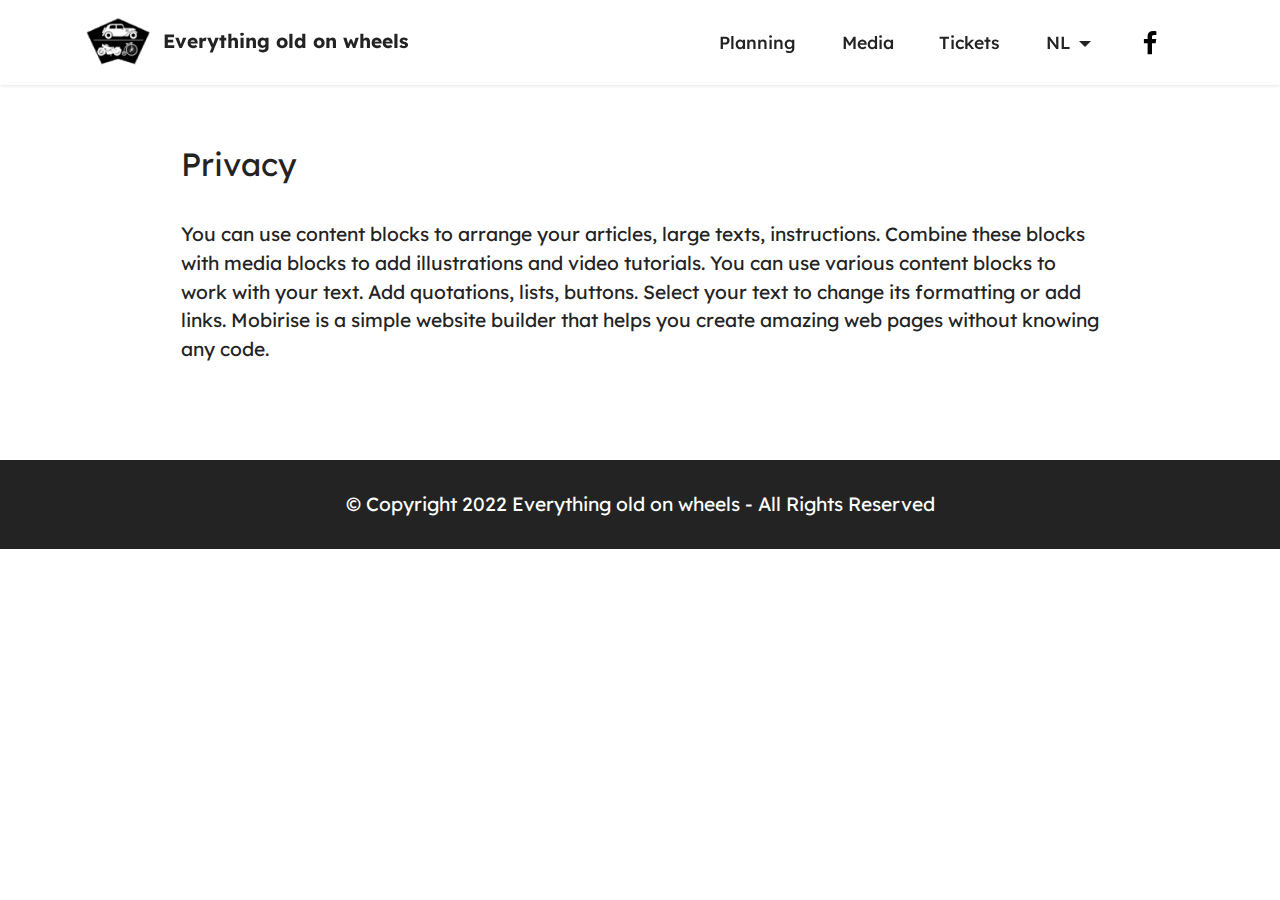
<file: privacy.html>
<!DOCTYPE html>
<html  >
<head>
  
  <meta charset="UTF-8">
  <meta http-equiv="X-UA-Compatible" content="IE=edge">
  
  <meta name="twitter:card" content="summary_large_image"/>
  <meta name="twitter:image:src" content="assets/images/privacy-meta.png">
  <meta property="og:image" content="assets/images/privacy-meta.png">
  <meta name="twitter:title" content="Privacy">
  <meta name="viewport" content="width=device-width, initial-scale=1, minimum-scale=1">
  <link rel="shortcut icon" href="assets/images/index-meta-128x128.png" type="image/x-icon">
  <meta name="description" content="Oldtimer-event in het unieke kader op de Citadel te Diest.">
  
  
  <title>Privacy</title>
  <link rel="stylesheet" href="assets/bootstrap/css/bootstrap.min.css">
  <link rel="stylesheet" href="assets/bootstrap/css/bootstrap-grid.min.css">
  <link rel="stylesheet" href="assets/bootstrap/css/bootstrap-reboot.min.css">
  <link rel="stylesheet" href="assets/web/assets/gdpr-plugin/gdpr-styles.css">
  <link rel="stylesheet" href="assets/dropdown/css/style.css">
  <link rel="stylesheet" href="assets/socicon/css/styles.css">
  <link rel="stylesheet" href="assets/theme/css/style.css">
  <link rel="preload" href="https://fonts.googleapis.com/css?family=Lexend:100,200,300,400,500,600,700,800,900&display=swap" as="style" onload="this.onload=null;this.rel='stylesheet'">
  <noscript><link rel="stylesheet" href="https://fonts.googleapis.com/css?family=Lexend:100,200,300,400,500,600,700,800,900&display=swap"></noscript>
  <link rel="preload" as="style" href="assets/mobirise/css/mbr-additional.css"><link rel="stylesheet" href="assets/mobirise/css/mbr-additional.css" type="text/css">
  
  
  
  
</head>
<body>
  
  <section data-bs-version="5.1" class="menu menu2 cid-sFF0ciwnEL" once="menu" id="menu2-k">
    
    <nav class="navbar navbar-dropdown navbar-fixed-top navbar-expand-lg">
        <div class="container">
            <div class="navbar-brand">
                <span class="navbar-logo">
                    <a href="index.html">
                        <img src="assets/images/eoow-logo-80x80.png" alt="EOOW" style="height: 4rem;">
                    </a>
                </span>
                <span class="navbar-caption-wrap"><a class="navbar-caption text-black text-primary display-7" href="index.html">Everything old on wheels<br></a></span>
            </div>
            <button class="navbar-toggler" type="button" data-toggle="collapse" data-bs-toggle="collapse" data-target="#navbarSupportedContent" data-bs-target="#navbarSupportedContent" aria-controls="navbarNavAltMarkup" aria-expanded="false" aria-label="Toggle navigation">
                <div class="hamburger">
                    <span></span>
                    <span></span>
                    <span></span>
                    <span></span>
                </div>
            </button>
            <div class="collapse navbar-collapse" id="navbarSupportedContent">
                <ul class="navbar-nav nav-dropdown nav-right" data-app-modern-menu="true"><li class="nav-item"><a class="nav-link link text-black text-primary show display-4" href="index.html#content3-o" aria-expanded="true">Planning</a></li><li class="nav-item"><a class="nav-link link text-black text-primary display-4" href="index.html#header15-2g">Media</a></li>
                    <li class="nav-item"><a class="nav-link link text-black text-primary display-4" href="index.html#features9-d">Tickets</a>
                    </li><li class="nav-item dropdown"><a class="nav-link link text-black text-primary dropdown-toggle display-4" href="index.html#video5-0" data-toggle="dropdown-submenu" data-bs-toggle="dropdown" data-bs-auto-close="outside" aria-expanded="false">NL</a><div class="dropdown-menu" aria-labelledby="dropdown-639"><a class="text-black text-primary dropdown-item display-4" href="index.html#top">NL</a><a class="text-black text-primary dropdown-item display-4" href="index.html">FR</a><a class="text-black text-primary dropdown-item display-4" href="index.html">ENG<br></a></div></li></ul>
                <div class="icons-menu">
                    <a class="iconfont-wrapper" href="https://www.facebook.com/Everythingoldonwheels-111850587250911" target="_blank">
                        <span class="p-2 mbr-iconfont socicon-facebook socicon"></span>
                    </a>
                    
                    
                    
                </div>
                
            </div>
        </div>
    </nav>
</section>

<section data-bs-version="5.1" class="content5 cid-t4BrQEDf3G" id="content5-m">
    
    <div class="container">
        <div class="row justify-content-center">
            <div class="col-md-12 col-lg-10">
                
                <h4 class="mbr-section-subtitle mbr-fonts-style mb-4 display-5">
                    Privacy</h4>
                <p class="mbr-text mbr-fonts-style display-7">
                    You can use content blocks to arrange your articles, large texts, instructions. Combine these blocks with media blocks to add illustrations and video tutorials. You can use various content blocks to work with your text. Add quotations, lists, buttons. Select your text to change its formatting or add links. Mobirise is a simple website builder that helps you create amazing web pages without knowing any code.</p>
            </div>
        </div>
    </div>
</section>

<section data-bs-version="5.1" class="footer7 cid-sFF3CYc3p7" once="footers" id="footer7-l">

    

    

    <div class="container">
        <div class="media-container-row align-center mbr-white">
            <div class="col-12">
                <p class="mbr-text mb-0 mbr-fonts-style display-7">
                    © Copyright 2022 Everything old on wheels - All Rights Reserved
                </p>
            </div>
        </div>
    </div>
</section><section><a href="https://mobiri.se"></a><a href="https://mobiri.se"></a></section><script src="assets/bootstrap/js/bootstrap.bundle.min.js"></script>  <script src="assets/smoothscroll/smooth-scroll.js"></script>  <script src="assets/ytplayer/index.js"></script>  <script src="assets/dropdown/js/navbar-dropdown.js"></script>  <script src="assets/theme/js/script.js"></script>  
  
  
</body>
</html>
</file>
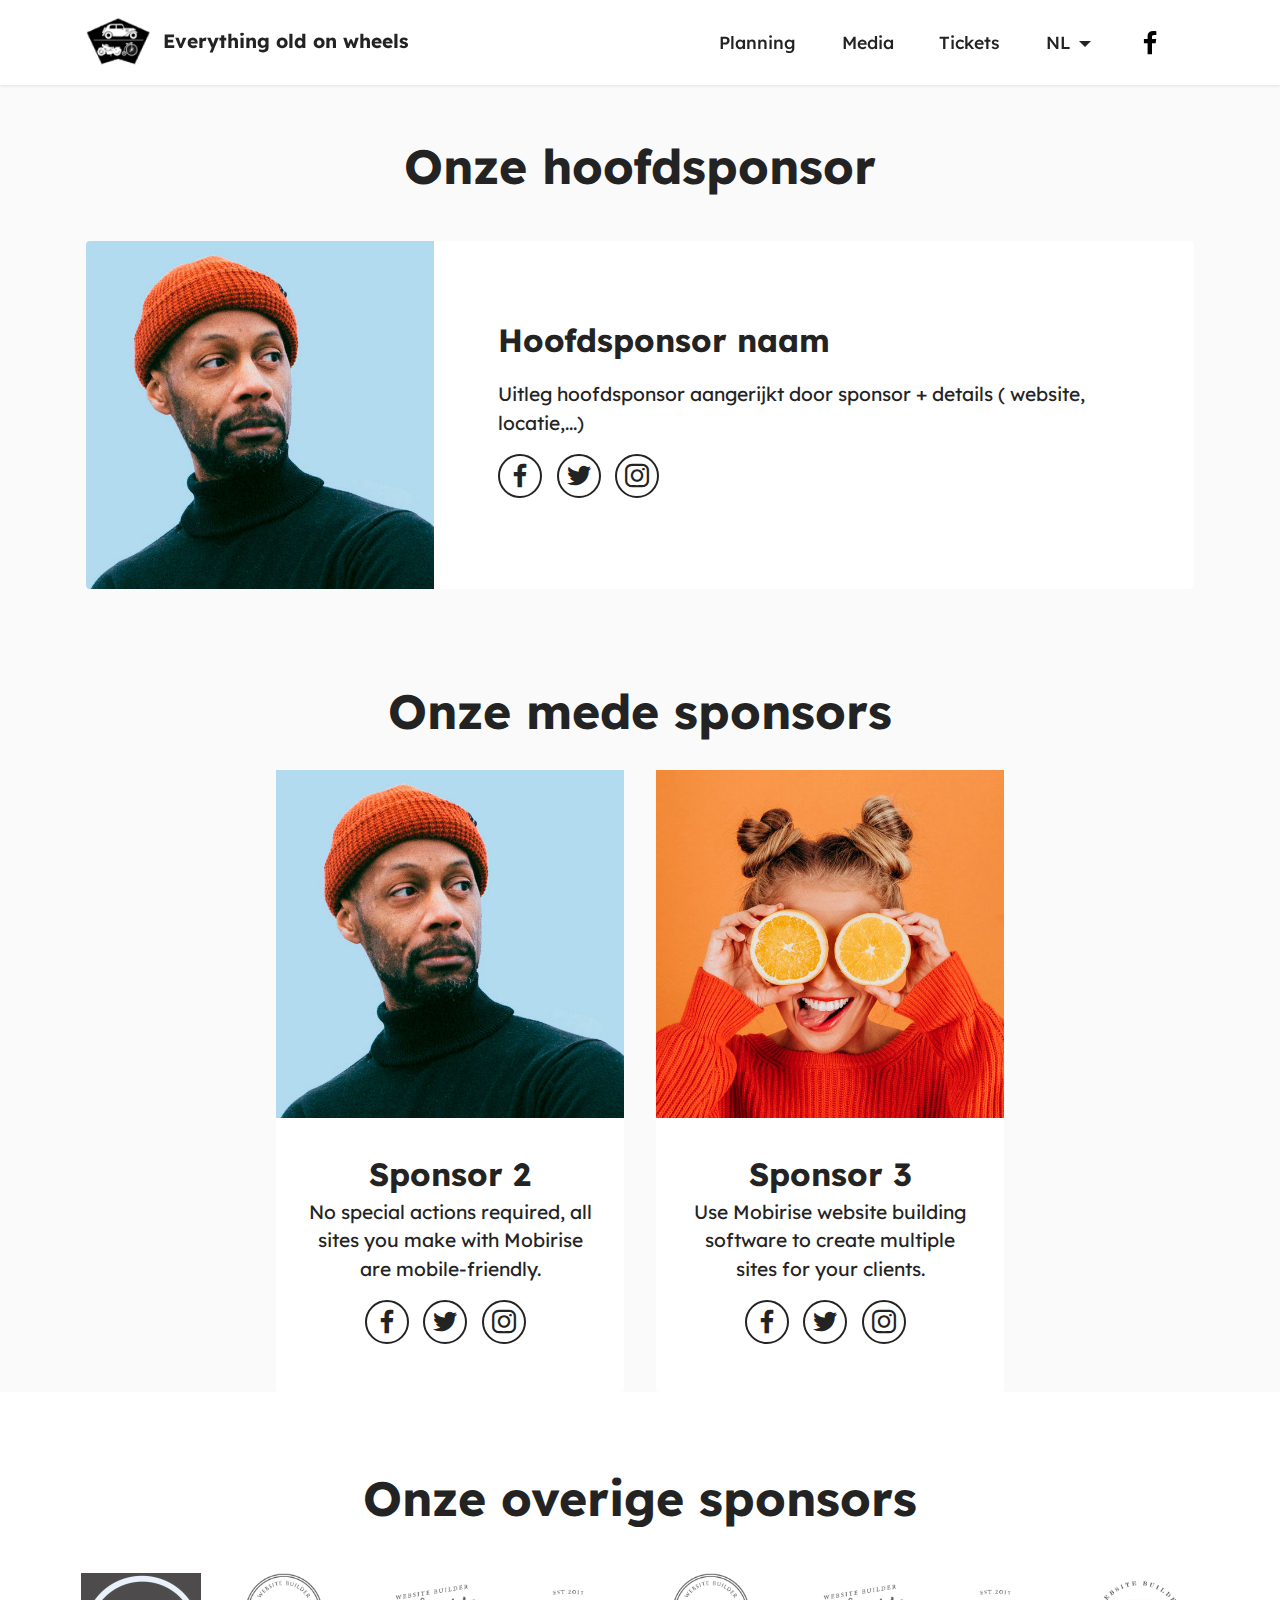
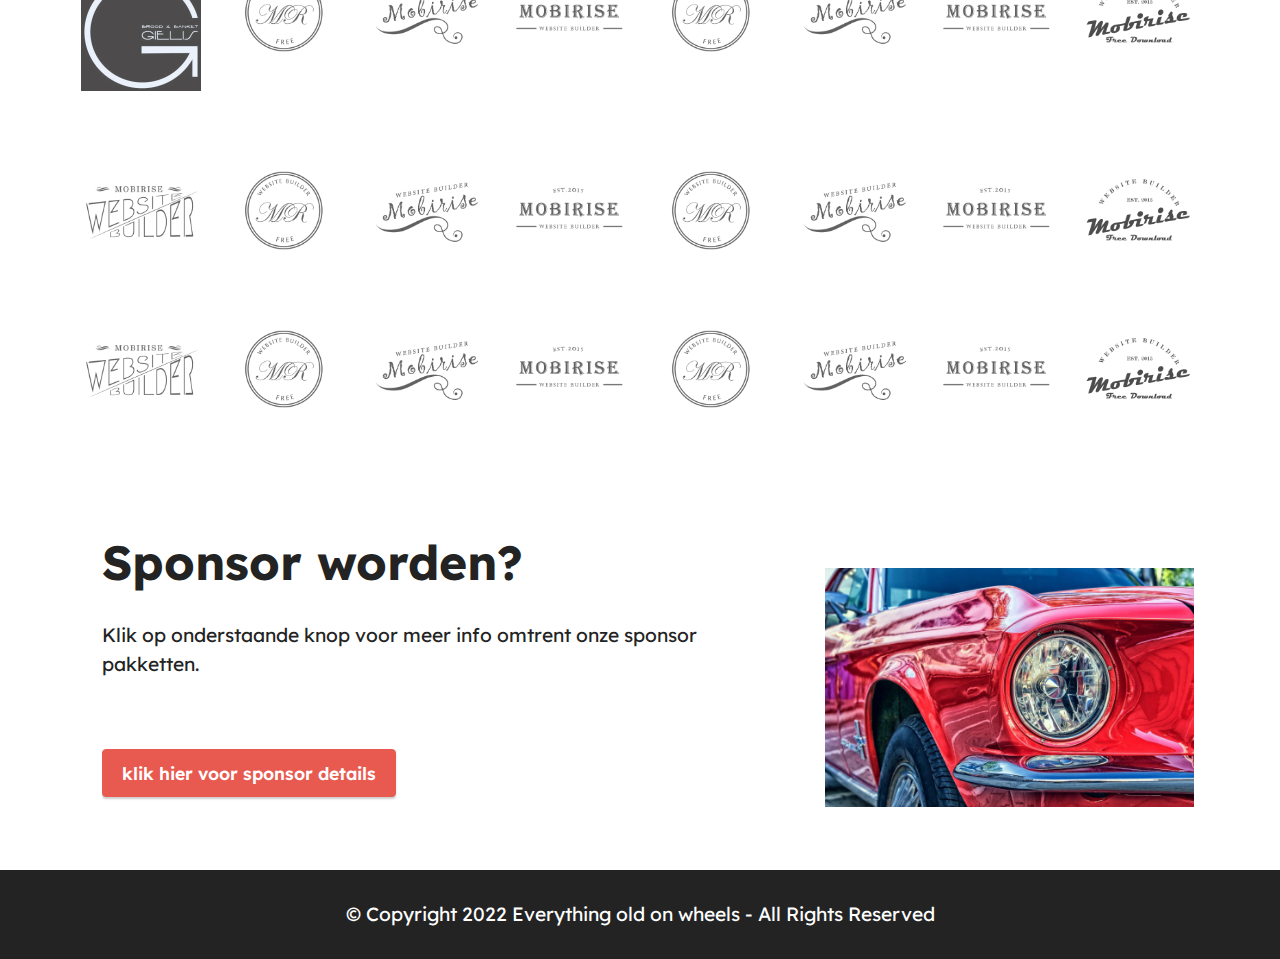
<file: sponsors.html>
<!DOCTYPE html>
<html  >
<head>
  
  <meta charset="UTF-8">
  <meta http-equiv="X-UA-Compatible" content="IE=edge">
  
  <meta name="twitter:card" content="summary_large_image"/>
  <meta name="twitter:image:src" content="assets/images/sponsors-meta.png">
  <meta property="og:image" content="assets/images/sponsors-meta.png">
  <meta name="twitter:title" content="Sponsors">
  <meta name="viewport" content="width=device-width, initial-scale=1, minimum-scale=1">
  <link rel="shortcut icon" href="assets/images/index-meta-128x128.png" type="image/x-icon">
  <meta name="description" content="Everything old on wheels - Sponsor overview.">
  
  
  <title>Sponsors</title>
  <link rel="stylesheet" href="assets/web/assets/mobirise-icons2/mobirise2.css">
  <link rel="stylesheet" href="assets/bootstrap/css/bootstrap.min.css">
  <link rel="stylesheet" href="assets/bootstrap/css/bootstrap-grid.min.css">
  <link rel="stylesheet" href="assets/bootstrap/css/bootstrap-reboot.min.css">
  <link rel="stylesheet" href="assets/web/assets/gdpr-plugin/gdpr-styles.css">
  <link rel="stylesheet" href="assets/dropdown/css/style.css">
  <link rel="stylesheet" href="assets/socicon/css/styles.css">
  <link rel="stylesheet" href="assets/theme/css/style.css">
  <link rel="preload" href="https://fonts.googleapis.com/css?family=Lexend:100,200,300,400,500,600,700,800,900&display=swap" as="style" onload="this.onload=null;this.rel='stylesheet'">
  <noscript><link rel="stylesheet" href="https://fonts.googleapis.com/css?family=Lexend:100,200,300,400,500,600,700,800,900&display=swap"></noscript>
  <link rel="preload" as="style" href="assets/mobirise/css/mbr-additional.css"><link rel="stylesheet" href="assets/mobirise/css/mbr-additional.css" type="text/css">
  
  
  
  
</head>
<body>
  
  <section data-bs-version="5.1" class="menu menu2 cid-sFF0ciwnEL" once="menu" id="menu2-1f">
    
    <nav class="navbar navbar-dropdown navbar-fixed-top navbar-expand-lg">
        <div class="container">
            <div class="navbar-brand">
                <span class="navbar-logo">
                    <a href="index.html">
                        <img src="assets/images/eoow-logo-80x80.png" alt="EOOW" style="height: 4rem;">
                    </a>
                </span>
                <span class="navbar-caption-wrap"><a class="navbar-caption text-black text-primary display-7" href="index.html">Everything old on wheels<br></a></span>
            </div>
            <button class="navbar-toggler" type="button" data-toggle="collapse" data-bs-toggle="collapse" data-target="#navbarSupportedContent" data-bs-target="#navbarSupportedContent" aria-controls="navbarNavAltMarkup" aria-expanded="false" aria-label="Toggle navigation">
                <div class="hamburger">
                    <span></span>
                    <span></span>
                    <span></span>
                    <span></span>
                </div>
            </button>
            <div class="collapse navbar-collapse" id="navbarSupportedContent">
                <ul class="navbar-nav nav-dropdown nav-right" data-app-modern-menu="true"><li class="nav-item"><a class="nav-link link text-black text-primary show display-4" href="index.html#content3-o" aria-expanded="true">Planning</a></li><li class="nav-item"><a class="nav-link link text-black text-primary display-4" href="index.html#header15-2g">Media</a></li>
                    <li class="nav-item"><a class="nav-link link text-black text-primary display-4" href="index.html#features9-d">Tickets</a>
                    </li><li class="nav-item dropdown"><a class="nav-link link text-black text-primary dropdown-toggle display-4" href="index.html#video5-0" data-toggle="dropdown-submenu" data-bs-toggle="dropdown" data-bs-auto-close="outside" aria-expanded="false">NL</a><div class="dropdown-menu" aria-labelledby="dropdown-639"><a class="text-black text-primary dropdown-item display-4" href="index.html#top">NL</a><a class="text-black text-primary dropdown-item display-4" href="index.html">FR</a><a class="text-black text-primary dropdown-item display-4" href="index.html">ENG<br></a></div></li></ul>
                <div class="icons-menu">
                    <a class="iconfont-wrapper" href="https://www.facebook.com/Everythingoldonwheels-111850587250911" target="_blank">
                        <span class="p-2 mbr-iconfont socicon-facebook socicon"></span>
                    </a>
                    
                    
                    
                </div>
                
            </div>
        </div>
    </nav>
</section>

<section data-bs-version="5.1" class="content4 cid-t5OEOBlikU" id="content4-22">
    

    
    
    <div class="container">
        <div class="row justify-content-center">
            <div class="title col-md-12 col-lg-10">
                <h3 class="mbr-section-title mbr-fonts-style align-center mb-4 display-2">
                    <strong>Onze hoofdsponsor</strong></h3>
                
                
            </div>
        </div>
    </div>
</section>

<section data-bs-version="5.1" class="team2 cid-t5OEbE1D34" xmlns="http://www.w3.org/1999/html" id="team2-20">
    

    
    
    <div class="container">
        <div class="card">
            <div class="card-wrapper">
                <div class="row align-items-center">
                    <div class="col-12 col-md-4">
                        <div class="image-wrapper">
                            <img src="assets/images/team1.jpg" alt="Hoofsponsor">
                        </div>
                    </div>
                    <div class="col-12 col-md">
                        <div class="card-box">
                            <h5 class="card-title mbr-fonts-style m-0 mb-3 display-5">
                                <strong>Hoofdsponsor naam</strong></h5>
                            
                            <p class="mbr-text mbr-fonts-style display-7">
                                Uitleg hoofdsponsor aangerijkt door sponsor + details ( website, locatie,...)</p>
                            <div class="social-row display-7">
                                <div class="soc-item">
                                    <a href="https://www.facebook.com/Mobirise/" target="_blank">
                                        <span class="mbr-iconfont socicon socicon-facebook"></span>
                                    </a>
                                </div>
                                <div class="soc-item">
                                    <a href="https://twitter.com/mobirise" target="_blank">
                                        <span class="mbr-iconfont socicon socicon-twitter"></span>
                                    </a>
                                </div>
                                <div class="soc-item">
                                    <a href="https://instagram.com/mobirise" target="_blank">
                                        <span class="mbr-iconfont socicon socicon-instagram"></span>
                                    </a>
                                </div>
                                
                                
                            </div>
                        </div>
                    </div>
                </div>
            </div>
        </div>
        
        
    </div>
</section>

<section data-bs-version="5.1" class="team1 cid-t5ODIoSqtK" id="team1-1y">
    

    
    
    <div class="container">
        <div class="row justify-content-center">
            <div class="col-12">
                <h3 class="mbr-section-title mbr-fonts-style align-center mb-4 display-2">
                    <strong>Onze mede sponsors</strong></h3>
                
            </div>
            <div class="col-sm-6 col-lg-4">
                <div class="card-wrap">
                    <div class="image-wrap">
                        <img src="assets/images/team1.jpg" alt="Mobirise Website Builder">
                    </div>
                    <div class="content-wrap">
                        <h5 class="mbr-section-title card-title mbr-fonts-style align-center m-0 display-5">
                            <strong>Sponsor 2</strong></h5>
                        
                        <p class="card-text mbr-fonts-style align-center display-7">
                            No special actions required, all sites you make with Mobirise are mobile-friendly.
                        </p>
                        <div class="social-row display-7">
                            <div class="soc-item">
                                <a href="https://www.facebook.com/Mobirise/" target="_blank">
                                    <span class="mbr-iconfont socicon socicon-facebook"></span>
                                </a>
                            </div>
                            <div class="soc-item">
                                <a href="https://twitter.com/mobirise" target="_blank">
                                    <span class="mbr-iconfont socicon socicon-twitter"></span>
                                </a>
                            </div>
                            <div class="soc-item">
                                <a href="https://instagram.com/mobirise" target="_blank">
                                    <span class="mbr-iconfont socicon socicon-instagram"></span>
                                </a>
                            </div>
                            
                            
                        </div>
                        
                    </div>
                </div>
            </div>

            <div class="col-sm-6 col-lg-4">
                <div class="card-wrap">
                    <div class="image-wrap">
                        <img src="assets/images/team2.jpg" alt="Sponser2">
                    </div>
                    <div class="content-wrap">
                        <h5 class="mbr-section-title card-title mbr-fonts-style align-center m-0 display-5"><strong>Sponsor 3</strong></h5>
                        
                        <p class="card-text mbr-fonts-style align-center display-7">
                            Use Mobirise website building software to create multiple sites for your clients.
                        </p>
                        <div class="social-row display-7">
                            <div class="soc-item">
                                <a href="https://www.facebook.com/Mobirise/" target="_blank">
                                    <span class="mbr-iconfont socicon socicon-facebook"></span>
                                </a>
                            </div>
                            <div class="soc-item">
                                <a href="https://twitter.com/mobirise" target="_blank">
                                    <span class="mbr-iconfont socicon socicon-twitter"></span>
                                </a>
                            </div>
                            <div class="soc-item">
                                <a href="https://instagram.com/mobirise" target="_blank">
                                    <span class="mbr-iconfont socicon socicon-instagram"></span>
                                </a>
                            </div>
                            
                            
                        </div>
                        
                    </div>
                </div>
            </div>

            

            
        </div>
    </div>
</section>

<section data-bs-version="5.1" class="clients1 cid-t5Ol9rpf2Z" id="clients1-1h">
    
    <div class="images-container container">
        <div class="mbr-section-head">
            <h3 class="mbr-section-title mbr-fonts-style align-center mb-0 display-2"><strong>Onze overige sponsors</strong></h3>
            
            
        </div>
        <div class="row justify-content-center mt-4">
            <div class="col-md-3 card">
                <img src="assets/images/logo-gielis-240x236.jpg" alt="Gielis">
            </div>
            <div class="col-md-3 card">
                <img src="assets/images/2.png" alt="Mobirise Website Builder">
            </div>
            <div class="col-md-3 card">
                <img src="assets/images/3.png" alt="Mobirise Website Builder">
            </div>
            <div class="col-md-3 card">
                <img src="assets/images/4.png" alt="Mobirise Website Builder">
            </div>
            <div class="col-md-3 card">
                <img src="assets/images/2.png" alt="Mobirise Website Builder">
            </div>
            <div class="col-md-3 card">
                <img src="assets/images/3.png" alt="Mobirise Website Builder">
            </div>
            <div class="col-md-3 card">
                <img src="assets/images/4.png" alt="Mobirise Website Builder">
            </div>
            <div class="col-md-3 card">
                <img src="assets/images/5.png" alt="Mobirise Website Builder">
            </div>
        </div>
    </div>
</section>

<section data-bs-version="5.1" class="clients1 cid-t5OsCyv8Xh" id="clients1-1u">
    
    <div class="images-container container">
        <div class="mbr-section-head">
            
            
            
        </div>
        <div class="row justify-content-center mt-4">
            <div class="col-md-3 card">
                <img src="assets/images/1.png" alt="Mobirise Website Builder">
            </div>
            <div class="col-md-3 card">
                <img src="assets/images/2.png" alt="Mobirise Website Builder">
            </div>
            <div class="col-md-3 card">
                <img src="assets/images/3.png" alt="Mobirise Website Builder">
            </div>
            <div class="col-md-3 card">
                <img src="assets/images/4.png" alt="Mobirise Website Builder">
            </div>
            <div class="col-md-3 card">
                <img src="assets/images/2.png" alt="Mobirise Website Builder">
            </div>
            <div class="col-md-3 card">
                <img src="assets/images/3.png" alt="Mobirise Website Builder">
            </div>
            <div class="col-md-3 card">
                <img src="assets/images/4.png" alt="Mobirise Website Builder">
            </div>
            <div class="col-md-3 card">
                <img src="assets/images/5.png" alt="Mobirise Website Builder">
            </div>
        </div>
    </div>
</section>

<section data-bs-version="5.1" class="clients1 cid-t5Olkkn558" id="clients1-1i">
    
    <div class="images-container container">
        <div class="mbr-section-head">
            
            
            
        </div>
        <div class="row justify-content-center mt-4">
            <div class="col-md-3 card">
                <img src="assets/images/1.png" alt="Mobirise Website Builder">
            </div>
            <div class="col-md-3 card">
                <img src="assets/images/2.png" alt="Mobirise Website Builder">
            </div>
            <div class="col-md-3 card">
                <img src="assets/images/3.png" alt="Mobirise Website Builder">
            </div>
            <div class="col-md-3 card">
                <img src="assets/images/4.png" alt="Mobirise Website Builder">
            </div>
            <div class="col-md-3 card">
                <img src="assets/images/2.png" alt="Mobirise Website Builder">
            </div>
            <div class="col-md-3 card">
                <img src="assets/images/3.png" alt="Mobirise Website Builder">
            </div>
            <div class="col-md-3 card">
                <img src="assets/images/4.png" alt="Mobirise Website Builder">
            </div>
            <div class="col-md-3 card">
                <img src="assets/images/5.png" alt="Mobirise Website Builder">
            </div>
        </div>
    </div>
</section>

<section data-bs-version="5.1" class="features11 cid-t5OuEKLSkw" id="features12-1w">

    

    
    
    <div class="container">
        <div class="m-0 row align-items-center">
            <div class="col-12 col-lg">
                <div class="card-wrapper">
                    <div class="card-box">
                        <h4 class="card-title mbr-fonts-style mb-4 display-2">
                            <strong>Sponsor worden?</strong></h4>
                        <p class="mbr-text mbr-fonts-style mb-4 display-7">Klik op onderstaande knop voor meer info omtrent onze sponsor pakketten.&nbsp;&nbsp;<br><br></p>
                        
                        <div class="mbr-section-btn mb-4"><a class="btn btn-primary display-4" href="BecomeSponsor.html#features8-2a">klik hier voor sponsor details</a></div>
                    </div>
                </div>
            </div>
            <div class="p-0 col-12 col-lg-4 md-pb">
                <div class="image-wrapper">
                    <img src="assets/images/mbr-858x554.jpg" alt="car-image">
                </div>
            </div>
        </div>
    </div>
</section>

<section data-bs-version="5.1" class="footer7 cid-sFF3CYc3p7" once="footers" id="footer7-1g">

    

    

    <div class="container">
        <div class="media-container-row align-center mbr-white">
            <div class="col-12">
                <p class="mbr-text mb-0 mbr-fonts-style display-7">
                    © Copyright 2022 Everything old on wheels - All Rights Reserved
                </p>
            </div>
        </div>
    </div>
</section><section><a href="https://mobiri.se"></a><a href="https://mobiri.se"></a></section><script src="assets/bootstrap/js/bootstrap.bundle.min.js"></script>  <script src="assets/smoothscroll/smooth-scroll.js"></script>  <script src="assets/ytplayer/index.js"></script>  <script src="assets/dropdown/js/navbar-dropdown.js"></script>  <script src="assets/theme/js/script.js"></script>  
  
  
</body>
</html>
</file>
<file: assets/web/assets/mobirise-icons2/mobirise2.css>
@font-face {
  font-family: 'Moririse2';
  font-display: swap;
  src:  url('mobirise2.eot?f2bix4');
  src:  url('mobirise2.eot?f2bix4#iefix') format('embedded-opentype'),
    url('mobirise2.ttf?f2bix4') format('truetype'),
    url('mobirise2.woff?f2bix4') format('woff'),
    url('mobirise2.svg?f2bix4#mobirise2') format('svg');
  font-weight: normal;
  font-style: normal;
}

[class^="mobi-"], [class*=" mobi-"] {
  /* use !important to prevent issues with browser extensions that change fonts */
  font-family: 'Moririse2' !important;
  speak: none;
  font-style: normal;
  font-weight: normal;
  font-variant: normal;
  text-transform: none;
  line-height: 1;

  /* Better Font Rendering =========== */
  -webkit-font-smoothing: antialiased;
  -moz-osx-font-smoothing: grayscale;
}

.mobi-mbri-add-submenu:before {
  content: "\e900";
}
.mobi-mbri-alert:before {
  content: "\e901";
}
.mobi-mbri-align-center:before {
  content: "\e902";
}
.mobi-mbri-align-justify:before {
  content: "\e903";
}
.mobi-mbri-align-left:before {
  content: "\e904";
}
.mobi-mbri-align-right:before {
  content: "\e905";
}
.mobi-mbri-android:before {
  content: "\e906";
}
.mobi-mbri-apple:before {
  content: "\e907";
}
.mobi-mbri-arrow-down:before {
  content: "\e908";
}
.mobi-mbri-arrow-next:before {
  content: "\e909";
}
.mobi-mbri-arrow-prev:before {
  content: "\e90a";
}
.mobi-mbri-arrow-up:before {
  content: "\e90b";
}
.mobi-mbri-bold:before {
  content: "\e90c";
}
.mobi-mbri-bookmark:before {
  content: "\e90d";
}
.mobi-mbri-bootstrap:before {
  content: "\e90e";
}
.mobi-mbri-briefcase:before {
  content: "\e90f";
}
.mobi-mbri-browse:before {
  content: "\e910";
}
.mobi-mbri-bulleted-list:before {
  content: "\e911";
}
.mobi-mbri-calendar:before {
  content: "\e912";
}
.mobi-mbri-camera:before {
  content: "\e913";
}
.mobi-mbri-cart-add:before {
  content: "\e914";
}
.mobi-mbri-cart-full:before {
  content: "\e915";
}
.mobi-mbri-cash:before {
  content: "\e916";
}
.mobi-mbri-change-style:before {
  content: "\e917";
}
.mobi-mbri-chat:before {
  content: "\e918";
}
.mobi-mbri-clock:before {
  content: "\e919";
}
.mobi-mbri-close:before {
  content: "\e91a";
}
.mobi-mbri-cloud:before {
  content: "\e91b";
}
.mobi-mbri-code:before {
  content: "\e91c";
}
.mobi-mbri-contact-form:before {
  content: "\e91d";
}
.mobi-mbri-credit-card:before {
  content: "\e91e";
}
.mobi-mbri-cursor-click:before {
  content: "\e91f";
}
.mobi-mbri-cust-feedback:before {
  content: "\e920";
}
.mobi-mbri-database:before {
  content: "\e921";
}
.mobi-mbri-delivery:before {
  content: "\e922";
}
.mobi-mbri-desktop:before {
  content: "\e923";
}
.mobi-mbri-devices:before {
  content: "\e924";
}
.mobi-mbri-down:before {
  content: "\e925";
}
.mobi-mbri-download-2:before {
  content: "\e926";
}
.mobi-mbri-download:before {
  content: "\e927";
}
.mobi-mbri-drag-n-drop-2:before {
  content: "\e928";
}
.mobi-mbri-drag-n-drop:before {
  content: "\e929";
}
.mobi-mbri-edit-2:before {
  content: "\e92a";
}
.mobi-mbri-edit:before {
  content: "\e92b";
}
.mobi-mbri-error:before {
  content: "\e92c";
}
.mobi-mbri-extension:before {
  content: "\e92d";
}
.mobi-mbri-features:before {
  content: "\e92e";
}
.mobi-mbri-file:before {
  content: "\e92f";
}
.mobi-mbri-flag:before {
  content: "\e930";
}
.mobi-mbri-folder:before {
  content: "\e931";
}
.mobi-mbri-gift:before {
  content: "\e932";
}
.mobi-mbri-github:before {
  content: "\e933";
}
.mobi-mbri-globe-2:before {
  content: "\e934";
}
.mobi-mbri-globe:before {
  content: "\e935";
}
.mobi-mbri-growing-chart:before {
  content: "\e936";
}
.mobi-mbri-hearth:before {
  content: "\e937";
}
.mobi-mbri-help:before {
  content: "\e938";
}
.mobi-mbri-home:before {
  content: "\e939";
}
.mobi-mbri-hot-cup:before {
  content: "\e93a";
}
.mobi-mbri-idea:before {
  content: "\e93b";
}
.mobi-mbri-image-gallery:before {
  content: "\e93c";
}
.mobi-mbri-image-slider:before {
  content: "\e93d";
}
.mobi-mbri-info:before {
  content: "\e93e";
}
.mobi-mbri-italic:before {
  content: "\e93f";
}
.mobi-mbri-key:before {
  content: "\e940";
}
.mobi-mbri-laptop:before {
  content: "\e941";
}
.mobi-mbri-layers:before {
  content: "\e942";
}
.mobi-mbri-left-right:before {
  content: "\e943";
}
.mobi-mbri-left:before {
  content: "\e944";
}
.mobi-mbri-letter:before {
  content: "\e945";
}
.mobi-mbri-like:before {
  content: "\e946";
}
.mobi-mbri-link:before {
  content: "\e947";
}
.mobi-mbri-lock:before {
  content: "\e948";
}
.mobi-mbri-login:before {
  content: "\e949";
}
.mobi-mbri-logout:before {
  content: "\e94a";
}
.mobi-mbri-magic-stick:before {
  content: "\e94b";
}
.mobi-mbri-map-pin:before {
  content: "\e94c";
}
.mobi-mbri-menu:before {
  content: "\e94d";
}
.mobi-mbri-mobile-2:before {
  content: "\e94e";
}
.mobi-mbri-mobile-horizontal:before {
  content: "\e94f";
}
.mobi-mbri-mobile:before {
  content: "\e950";
}
.mobi-mbri-mobirise:before {
  content: "\e951";
}
.mobi-mbri-more-horizontal:before {
  content: "\e952";
}
.mobi-mbri-more-vertical:before {
  content: "\e953";
}
.mobi-mbri-music:before {
  content: "\e954";
}
.mobi-mbri-new-file:before {
  content: "\e955";
}
.mobi-mbri-numbered-list:before {
  content: "\e956";
}
.mobi-mbri-opened-folder:before {
  content: "\e957";
}
.mobi-mbri-pages:before {
  content: "\e958";
}
.mobi-mbri-paper-plane:before {
  content: "\e959";
}
.mobi-mbri-paperclip:before {
  content: "\e95a";
}
.mobi-mbri-phone:before {
  content: "\e95b";
}
.mobi-mbri-photo:before {
  content: "\e95c";
}
.mobi-mbri-photos:before {
  content: "\e95d";
}
.mobi-mbri-pin:before {
  content: "\e95e";
}
.mobi-mbri-play:before {
  content: "\e95f";
}
.mobi-mbri-plus:before {
  content: "\e960";
}
.mobi-mbri-preview:before {
  content: "\e961";
}
.mobi-mbri-print:before {
  content: "\e962";
}
.mobi-mbri-protect:before {
  content: "\e963";
}
.mobi-mbri-question:before {
  content: "\e964";
}
.mobi-mbri-quote-left:before {
  content: "\e965";
}
.mobi-mbri-quote-right:before {
  content: "\e966";
}
.mobi-mbri-redo:before {
  content: "\e967";
}
.mobi-mbri-refresh:before {
  content: "\e968";
}
.mobi-mbri-responsive-2:before {
  content: "\e969";
}
.mobi-mbri-responsive:before {
  content: "\e96a";
}
.mobi-mbri-right:before {
  content: "\e96b";
}
.mobi-mbri-rocket:before {
  content: "\e96c";
}
.mobi-mbri-sad-face:before {
  content: "\e96d";
}
.mobi-mbri-sale:before {
  content: "\e96e";
}
.mobi-mbri-save:before {
  content: "\e96f";
}
.mobi-mbri-search:before {
  content: "\e970";
}
.mobi-mbri-setting-2:before {
  content: "\e971";
}
.mobi-mbri-setting-3:before {
  content: "\e972";
}
.mobi-mbri-setting:before {
  content: "\e973";
}
.mobi-mbri-share:before {
  content: "\e974";
}
.mobi-mbri-shopping-bag:before {
  content: "\e975";
}
.mobi-mbri-shopping-basket:before {
  content: "\e976";
}
.mobi-mbri-shopping-cart:before {
  content: "\e977";
}
.mobi-mbri-sites:before {
  content: "\e978";
}
.mobi-mbri-smile-face:before {
  content: "\e979";
}
.mobi-mbri-speed:before {
  content: "\e97a";
}
.mobi-mbri-star:before {
  content: "\e97b";
}
.mobi-mbri-success:before {
  content: "\e97c";
}
.mobi-mbri-sun:before {
  content: "\e97d";
}
.mobi-mbri-sun2:before {
  content: "\e97e";
}
.mobi-mbri-tablet-vertical:before {
  content: "\e97f";
}
.mobi-mbri-tablet:before {
  content: "\e980";
}
.mobi-mbri-target:before {
  content: "\e981";
}
.mobi-mbri-timer:before {
  content: "\e982";
}
.mobi-mbri-to-ftp:before {
  content: "\e983";
}
.mobi-mbri-to-local-drive:before {
  content: "\e984";
}
.mobi-mbri-touch-swipe:before {
  content: "\e985";
}
.mobi-mbri-touch:before {
  content: "\e986";
}
.mobi-mbri-trash:before {
  content: "\e987";
}
.mobi-mbri-underline:before {
  content: "\e988";
}
.mobi-mbri-undo:before {
  content: "\e989";
}
.mobi-mbri-unlink:before {
  content: "\e98a";
}
.mobi-mbri-unlock:before {
  content: "\e98b";
}
.mobi-mbri-up-down:before {
  content: "\e98c";
}
.mobi-mbri-up:before {
  content: "\e98d";
}
.mobi-mbri-update:before {
  content: "\e98e";
}
.mobi-mbri-upload-2:before {
  content: "\e98f";
}
.mobi-mbri-upload:before {
  content: "\e990";
}
.mobi-mbri-user-2:before {
  content: "\e991";
}
.mobi-mbri-user:before {
  content: "\e992";
}
.mobi-mbri-users:before {
  content: "\e993";
}
.mobi-mbri-video-play:before {
  content: "\e994";
}
.mobi-mbri-video:before {
  content: "\e995";
}
.mobi-mbri-watch:before {
  content: "\e996";
}
.mobi-mbri-website-theme-2:before {
  content: "\e997";
}
.mobi-mbri-website-theme:before {
  content: "\e998";
}
.mobi-mbri-wifi:before {
  content: "\e999";
}
.mobi-mbri-windows:before {
  content: "\e99a";
}
.mobi-mbri-zoom-in:before {
  content: "\e99b";
}
.mobi-mbri-zoom-out:before {
  content: "\e99c";
}
</file>
<file: assets/parallax/jarallax.css>
.jarallax {
    position: relative;
    z-index: 0;
}
.jarallax > .jarallax-img {
    position: absolute;
    object-fit: cover;
    /* support for plugin https://github.com/bfred-it/object-fit-images */
    font-family: 'object-fit: cover;';
    top: 0;
    left: 0;
    width: 100%;
    height: 100%;
    z-index: -1;
}
</file>
<file: assets/web/assets/gdpr-plugin/gdpr-styles.css>
.gdpr-block {
    padding: 10px;
    font-size: 14px;
    display: block;
    width: 100%;
    text-align: center;
}
.gdpr-block.covert {
	display: none;
}
.textGDPR {
    position: relative;
}
.gdpr-block label span.textGDPR input[name='gdpr']{
    width: 15px;
    height: 15px;
    margin: 0;
    position: absolute;
    top: 3px;
    left: -20px;
}
.gdpr-block label {
    color: #a7a7a7;
    vertical-align: middle;
    user-select: none;
    margin-bottom: 0;
}
</file>
<file: assets/dropdown/css/style.css>
.navbar-dropdown {
  left: 0;
  padding: 0;
  position: absolute;
  right: 0;
  top: 0;
  transition: all 0.45s ease;
  z-index: 1030;
  background: #282828; }
  .navbar-dropdown .navbar-logo {
    margin-right: 0.8rem;
    transition: margin 0.3s ease-in-out;
    vertical-align: middle; }
    .navbar-dropdown .navbar-logo img {
      height: 3.125rem;
      transition: all 0.3s ease-in-out; }
    .navbar-dropdown .navbar-logo.mbr-iconfont {
      font-size: 3.125rem;
      line-height: 3.125rem; }
  .navbar-dropdown .navbar-caption {
    font-weight: 700;
    white-space: normal;
    vertical-align: -4px;
    line-height: 3.125rem !important; }
    .navbar-dropdown .navbar-caption, .navbar-dropdown .navbar-caption:hover {
      color: inherit;
      text-decoration: none; }
  .navbar-dropdown .mbr-iconfont + .navbar-caption {
    vertical-align: -1px; }
  .navbar-dropdown.navbar-fixed-top {
    position: fixed; }
  .navbar-dropdown .navbar-brand span {
    vertical-align: -4px; }
  .navbar-dropdown.bg-color.transparent {
    background: none; }
  .navbar-dropdown.navbar-short .navbar-brand {
    padding: 0.625rem 0; }
    .navbar-dropdown.navbar-short .navbar-brand span {
      vertical-align: -1px; }
  .navbar-dropdown.navbar-short .navbar-caption {
    line-height: 2.375rem !important;
    vertical-align: -2px; }
  .navbar-dropdown.navbar-short .navbar-logo {
    margin-right: 0.5rem; }
    .navbar-dropdown.navbar-short .navbar-logo img {
      height: 2.375rem; }
    .navbar-dropdown.navbar-short .navbar-logo.mbr-iconfont {
      font-size: 2.375rem;
      line-height: 2.375rem; }
  .navbar-dropdown.navbar-short .mbr-table-cell {
    height: 3.625rem; }
  .navbar-dropdown .navbar-close {
    left: 0.6875rem;
    position: fixed;
    top: 0.75rem;
    z-index: 1000; }
  .navbar-dropdown .hamburger-icon {
    content: "";
    display: inline-block;
    vertical-align: middle;
    width: 16px;
    -webkit-box-shadow: 0 -6px 0 1px #282828,0 0 0 1px #282828,0 6px 0 1px #282828;
    -moz-box-shadow: 0 -6px 0 1px #282828,0 0 0 1px #282828,0 6px 0 1px #282828;
    box-shadow: 0 -6px 0 1px #282828,0 0 0 1px #282828,0 6px 0 1px #282828; }

.dropdown-menu .dropdown-toggle[data-toggle="dropdown-submenu"]::after {
  border-bottom: 0.35em solid transparent;
  border-left: 0.35em solid;
  border-right: 0;
  border-top: 0.35em solid transparent;
  margin-left: 0.3rem; }

.dropdown-menu .dropdown-item:focus {
  outline: 0; }

.nav-dropdown {
  font-size: 0.75rem;
  font-weight: 500;
  height: auto !important; }
  .nav-dropdown .nav-btn {
    padding-left: 1rem; }
  .nav-dropdown .link {
    margin: .667em 1.667em;
    font-weight: 500;
    padding: 0;
    transition: color .2s ease-in-out; }
    .nav-dropdown .link.dropdown-toggle {
      margin-right: 2.583em; }
      .nav-dropdown .link.dropdown-toggle::after {
        margin-left: .25rem;
        border-top: 0.35em solid;
        border-right: 0.35em solid transparent;
        border-left: 0.35em solid transparent;
        border-bottom: 0; }
      .nav-dropdown .link.dropdown-toggle[aria-expanded="true"] {
        margin: 0;
        padding: 0.667em 3.263em  0.667em 1.667em; }
  .nav-dropdown .link::after,
  .nav-dropdown .dropdown-item::after {
    color: inherit; }
  .nav-dropdown .btn {
    font-size: 0.75rem;
    font-weight: 700;
    letter-spacing: 0;
    margin-bottom: 0;
    padding-left: 1.25rem;
    padding-right: 1.25rem; }
  .nav-dropdown .dropdown-menu {
    border-radius: 0;
    border: 0;
    left: 0;
    margin: 0;
    padding-bottom: 1.25rem;
    padding-top: 1.25rem;
    position: relative; }
  .nav-dropdown .dropdown-submenu {
    margin-left: 0.125rem;
    top: 0; }
  .nav-dropdown .dropdown-item {
    font-weight: 500;
    line-height: 2;
    padding: 0.3846em 4.615em 0.3846em 1.5385em;
    position: relative;
    transition: color .2s ease-in-out, background-color .2s ease-in-out; }
    .nav-dropdown .dropdown-item::after {
      margin-top: -0.3077em;
      position: absolute;
      right: 1.1538em;
      top: 50%; }
    .nav-dropdown .dropdown-item:focus, .nav-dropdown .dropdown-item:hover {
      background: none; }

@media (max-width: 767px) {
  .nav-dropdown.navbar-toggleable-sm {
    bottom: 0;
    display: none;
    left: 0;
    overflow-x: hidden;
    position: fixed;
    top: 0;
    transform: translateX(-100%);
    -ms-transform: translateX(-100%);
    -webkit-transform: translateX(-100%);
    width: 18.75rem;
    z-index: 999; } }
.nav-dropdown.navbar-toggleable-xl {
  bottom: 0;
  display: none;
  left: 0;
  overflow-x: hidden;
  position: fixed;
  top: 0;
  transform: translateX(-100%);
  -ms-transform: translateX(-100%);
  -webkit-transform: translateX(-100%);
  width: 18.75rem;
  z-index: 999; }

.nav-dropdown-sm {
  display: block !important;
  overflow-x: hidden;
  overflow: auto;
  padding-top: 3.875rem; }
  .nav-dropdown-sm::after {
    content: "";
    display: block;
    height: 3rem;
    width: 100%; }
  .nav-dropdown-sm.collapse.in ~ .navbar-close {
    display: block !important; }
  .nav-dropdown-sm.collapsing, .nav-dropdown-sm.collapse.in {
    transform: translateX(0);
    -ms-transform: translateX(0);
    -webkit-transform: translateX(0);
    transition: all 0.25s ease-out;
    -webkit-transition: all 0.25s ease-out;
    background: #282828; }
  .nav-dropdown-sm.collapsing[aria-expanded="false"] {
    transform: translateX(-100%);
    -ms-transform: translateX(-100%);
    -webkit-transform: translateX(-100%); }
  .nav-dropdown-sm .nav-item {
    display: block;
    margin-left: 0 !important;
    padding-left: 0; }
  .nav-dropdown-sm .link,
  .nav-dropdown-sm .dropdown-item {
    border-top: 1px dotted rgba(255, 255, 255, 0.1);
    font-size: 0.8125rem;
    line-height: 1.6;
    margin: 0 !important;
    padding: 0.875rem 2.4rem 0.875rem 1.5625rem !important;
    position: relative;
    white-space: normal; }
    .nav-dropdown-sm .link:focus, .nav-dropdown-sm .link:hover,
    .nav-dropdown-sm .dropdown-item:focus,
    .nav-dropdown-sm .dropdown-item:hover {
      background: rgba(0, 0, 0, 0.2) !important;
      color: #c0a375; }
  .nav-dropdown-sm .nav-btn {
    position: relative;
    padding: 1.5625rem 1.5625rem 0 1.5625rem; }
    .nav-dropdown-sm .nav-btn::before {
      border-top: 1px dotted rgba(255, 255, 255, 0.1);
      content: "";
      left: 0;
      position: absolute;
      top: 0;
      width: 100%; }
    .nav-dropdown-sm .nav-btn + .nav-btn {
      padding-top: 0.625rem; }
      .nav-dropdown-sm .nav-btn + .nav-btn::before {
        display: none; }
  .nav-dropdown-sm .btn {
    padding: 0.625rem 0; }
  .nav-dropdown-sm .dropdown-toggle[data-toggle="dropdown-submenu"]::after {
    margin-left: .25rem;
    border-top: 0.35em solid;
    border-right: 0.35em solid transparent;
    border-left: 0.35em solid transparent;
    border-bottom: 0; }
  .nav-dropdown-sm .dropdown-toggle[data-toggle="dropdown-submenu"][aria-expanded="true"]::after {
    border-top: 0;
    border-right: 0.35em solid transparent;
    border-left: 0.35em solid transparent;
    border-bottom: 0.35em solid; }
  .nav-dropdown-sm .dropdown-menu {
    margin: 0;
    padding: 0;
    position: relative;
    top: 0;
    left: 0;
    width: 100%;
    border: 0;
    float: none;
    border-radius: 0;
    background: none; }
  .nav-dropdown-sm .dropdown-submenu {
    left: 100%;
    margin-left: 0.125rem;
    margin-top: -1.25rem;
    top: 0; }

.navbar-toggleable-sm .nav-dropdown .dropdown-menu {
  position: absolute; }

.navbar-toggleable-sm .nav-dropdown .dropdown-submenu {
  left: 100%;
  margin-left: 0.125rem;
  margin-top: -1.25rem;
  top: 0; }

.navbar-toggleable-sm.opened .nav-dropdown .dropdown-menu {
  position: relative; }

.navbar-toggleable-sm.opened .nav-dropdown .dropdown-submenu {
  left: 0;
  margin-left: 00rem;
  margin-top: 0rem;
  top: 0; }

.is-builder .nav-dropdown.collapsing {
  transition: none !important; }
</file>
<file: assets/socicon/css/styles.css>
@charset "UTF-8";

@font-face {
  font-family: 'Socicon';
  src:  url('../fonts/socicon.eot');
  src:  url('../fonts/socicon.eot?#iefix') format('embedded-opentype'),
    url('../fonts/socicon.woff2') format('woff2'),
    url('../fonts/socicon.ttf') format('truetype'),
    url('../fonts/socicon.woff') format('woff'),
    url('../fonts/socicon.svg#socicon') format('svg');
  font-weight: normal;
  font-style: normal;
  font-display: swap;
}

[data-icon]:before {
  font-family: "socicon" !important;
  content: attr(data-icon);
  font-style: normal !important;
  font-weight: normal !important;
  font-variant: normal !important;
  text-transform: none !important;
  speak: none;
  line-height: 1;
  -webkit-font-smoothing: antialiased;
  -moz-osx-font-smoothing: grayscale;
}

[class^="socicon-"], [class*=" socicon-"] {
  /* use !important to prevent issues with browser extensions that change fonts */
  font-family: 'Socicon' !important;
  speak: none;
  font-style: normal;
  font-weight: normal;
  font-variant: normal;
  text-transform: none;
  line-height: 1;

  /* Better Font Rendering =========== */
  -webkit-font-smoothing: antialiased;
  -moz-osx-font-smoothing: grayscale;
}

.socicon-eitaa:before {
  content: "\e97c";
}
.socicon-soroush:before {
  content: "\e97d";
}
.socicon-bale:before {
  content: "\e97e";
}
.socicon-zazzle:before {
  content: "\e97b";
}
.socicon-society6:before {
  content: "\e97a";
}
.socicon-redbubble:before {
  content: "\e979";
}
.socicon-avvo:before {
  content: "\e978";
}
.socicon-stitcher:before {
  content: "\e977";
}
.socicon-googlehangouts:before {
  content: "\e974";
}
.socicon-dlive:before {
  content: "\e975";
}
.socicon-vsco:before {
  content: "\e976";
}
.socicon-flipboard:before {
  content: "\e973";
}
.socicon-ubuntu:before {
  content: "\e958";
}
.socicon-artstation:before {
  content: "\e959";
}
.socicon-invision:before {
  content: "\e95a";
}
.socicon-torial:before {
  content: "\e95b";
}
.socicon-collectorz:before {
  content: "\e95c";
}
.socicon-seenthis:before {
  content: "\e95d";
}
.socicon-googleplaymusic:before {
  content: "\e95e";
}
.socicon-debian:before {
  content: "\e95f";
}
.socicon-filmfreeway:before {
  content: "\e960";
}
.socicon-gnome:before {
  content: "\e961";
}
.socicon-itchio:before {
  content: "\e962";
}
.socicon-jamendo:before {
  content: "\e963";
}
.socicon-mix:before {
  content: "\e964";
}
.socicon-sharepoint:before {
  content: "\e965";
}
.socicon-tinder:before {
  content: "\e966";
}
.socicon-windguru:before {
  content: "\e967";
}
.socicon-cdbaby:before {
  content: "\e968";
}
.socicon-elementaryos:before {
  content: "\e969";
}
.socicon-stage32:before {
  content: "\e96a";
}
.socicon-tiktok:before {
  content: "\e96b";
}
.socicon-gitter:before {
  content: "\e96c";
}
.socicon-letterboxd:before {
  content: "\e96d";
}
.socicon-threema:before {
  content: "\e96e";
}
.socicon-splice:before {
  content: "\e96f";
}
.socicon-metapop:before {
  content: "\e970";
}
.socicon-naver:before {
  content: "\e971";
}
.socicon-remote:before {
  content: "\e972";
}
.socicon-internet:before {
  content: "\e957";
}
.socicon-moddb:before {
  content: "\e94b";
}
.socicon-indiedb:before {
  content: "\e94c";
}
.socicon-traxsource:before {
  content: "\e94d";
}
.socicon-gamefor:before {
  content: "\e94e";
}
.socicon-pixiv:before {
  content: "\e94f";
}
.socicon-myanimelist:before {
  content: "\e950";
}
.socicon-blackberry:before {
  content: "\e951";
}
.socicon-wickr:before {
  content: "\e952";
}
.socicon-spip:before {
  content: "\e953";
}
.socicon-napster:before {
  content: "\e954";
}
.socicon-beatport:before {
  content: "\e955";
}
.socicon-hackerone:before {
  content: "\e956";
}
.socicon-hackernews:before {
  content: "\e946";
}
.socicon-smashwords:before {
  content: "\e947";
}
.socicon-kobo:before {
  content: "\e948";
}
.socicon-bookbub:before {
  content: "\e949";
}
.socicon-mailru:before {
  content: "\e94a";
}
.socicon-gitlab:before {
  content: "\e945";
}
.socicon-instructables:before {
  content: "\e944";
}
.socicon-portfolio:before {
  content: "\e943";
}
.socicon-codered:before {
  content: "\e940";
}
.socicon-origin:before {
  content: "\e941";
}
.socicon-nextdoor:before {
  content: "\e942";
}
.socicon-udemy:before {
  content: "\e93f";
}
.socicon-livemaster:before {
  content: "\e93e";
}
.socicon-crunchbase:before {
  content: "\e93b";
}
.socicon-homefy:before {
  content: "\e93c";
}
.socicon-calendly:before {
  content: "\e93d";
}
.socicon-realtor:before {
  content: "\e90f";
}
.socicon-tidal:before {
  content: "\e910";
}
.socicon-qobuz:before {
  content: "\e911";
}
.socicon-natgeo:before {
  content: "\e912";
}
.socicon-mastodon:before {
  content: "\e913";
}
.socicon-unsplash:before {
  content: "\e914";
}
.socicon-homeadvisor:before {
  content: "\e915";
}
.socicon-angieslist:before {
  content: "\e916";
}
.socicon-codepen:before {
  content: "\e917";
}
.socicon-slack:before {
  content: "\e918";
}
.socicon-openaigym:before {
  content: "\e919";
}
.socicon-logmein:before {
  content: "\e91a";
}
.socicon-fiverr:before {
  content: "\e91b";
}
.socicon-gotomeeting:before {
  content: "\e91c";
}
.socicon-aliexpress:before {
  content: "\e91d";
}
.socicon-guru:before {
  content: "\e91e";
}
.socicon-appstore:before {
  content: "\e91f";
}
.socicon-homes:before {
  content: "\e920";
}
.socicon-zoom:before {
  content: "\e921";
}
.socicon-alibaba:before {
  content: "\e922";
}
.socicon-craigslist:before {
  content: "\e923";
}
.socicon-wix:before {
  content: "\e924";
}
.socicon-redfin:before {
  content: "\e925";
}
.socicon-googlecalendar:before {
  content: "\e926";
}
.socicon-shopify:before {
  content: "\e927";
}
.socicon-freelancer:before {
  content: "\e928";
}
.socicon-seedrs:before {
  content: "\e929";
}
.socicon-bing:before {
  content: "\e92a";
}
.socicon-doodle:before {
  content: "\e92b";
}
.socicon-bonanza:before {
  content: "\e92c";
}
.socicon-squarespace:before {
  content: "\e92d";
}
.socicon-toptal:before {
  content: "\e92e";
}
.socicon-gust:before {
  content: "\e92f";
}
.socicon-ask:before {
  content: "\e930";
}
.socicon-trulia:before {
  content: "\e931";
}
.socicon-loomly:before {
  content: "\e932";
}
.socicon-ghost:before {
  content: "\e933";
}
.socicon-upwork:before {
  content: "\e934";
}
.socicon-fundable:before {
  content: "\e935";
}
.socicon-booking:before {
  content: "\e936";
}
.socicon-googlemaps:before {
  content: "\e937";
}
.socicon-zillow:before {
  content: "\e938";
}
.socicon-niconico:before {
  content: "\e939";
}
.socicon-toneden:before {
  content: "\e93a";
}
.socicon-augment:before {
  content: "\e908";
}
.socicon-bitbucket:before {
  content: "\e909";
}
.socicon-fyuse:before {
  content: "\e90a";
}
.socicon-yt-gaming:before {
  content: "\e90b";
}
.socicon-sketchfab:before {
  content: "\e90c";
}
.socicon-mobcrush:before {
  content: "\e90d";
}
.socicon-microsoft:before {
  content: "\e90e";
}
.socicon-pandora:before {
  content: "\e907";
}
.socicon-messenger:before {
  content: "\e906";
}
.socicon-gamewisp:before {
  content: "\e905";
}
.socicon-bloglovin:before {
  content: "\e904";
}
.socicon-tunein:before {
  content: "\e903";
}
.socicon-gamejolt:before {
  content: "\e901";
}
.socicon-trello:before {
  content: "\e902";
}
.socicon-spreadshirt:before {
  content: "\e900";
}
.socicon-500px:before {
  content: "\e000";
}
.socicon-8tracks:before {
  content: "\e001";
}
.socicon-airbnb:before {
  content: "\e002";
}
.socicon-alliance:before {
  content: "\e003";
}
.socicon-amazon:before {
  content: "\e004";
}
.socicon-amplement:before {
  content: "\e005";
}
.socicon-android:before {
  content: "\e006";
}
.socicon-angellist:before {
  content: "\e007";
}
.socicon-apple:before {
  content: "\e008";
}
.socicon-appnet:before {
  content: "\e009";
}
.socicon-baidu:before {
  content: "\e00a";
}
.socicon-bandcamp:before {
  content: "\e00b";
}
.socicon-battlenet:before {
  content: "\e00c";
}
.socicon-mixer:before {
  content: "\e00d";
}
.socicon-bebee:before {
  content: "\e00e";
}
.socicon-bebo:before {
  content: "\e00f";
}
.socicon-behance:before {
  content: "\e010";
}
.socicon-blizzard:before {
  content: "\e011";
}
.socicon-blogger:before {
  content: "\e012";
}
.socicon-buffer:before {
  content: "\e013";
}
.socicon-chrome:before {
  content: "\e014";
}
.socicon-coderwall:before {
  content: "\e015";
}
.socicon-curse:before {
  content: "\e016";
}
.socicon-dailymotion:before {
  content: "\e017";
}
.socicon-deezer:before {
  content: "\e018";
}
.socicon-delicious:before {
  content: "\e019";
}
.socicon-deviantart:before {
  content: "\e01a";
}
.socicon-diablo:before {
  content: "\e01b";
}
.socicon-digg:before {
  content: "\e01c";
}
.socicon-discord:before {
  content: "\e01d";
}
.socicon-disqus:before {
  content: "\e01e";
}
.socicon-douban:before {
  content: "\e01f";
}
.socicon-draugiem:before {
  content: "\e020";
}
.socicon-dribbble:before {
  content: "\e021";
}
.socicon-drupal:before {
  content: "\e022";
}
.socicon-ebay:before {
  content: "\e023";
}
.socicon-ello:before {
  content: "\e024";
}
.socicon-endomodo:before {
  content: "\e025";
}
.socicon-envato:before {
  content: "\e026";
}
.socicon-etsy:before {
  content: "\e027";
}
.socicon-facebook:before {
  content: "\e028";
}
.socicon-feedburner:before {
  content: "\e029";
}
.socicon-filmweb:before {
  content: "\e02a";
}
.socicon-firefox:before {
  content: "\e02b";
}
.socicon-flattr:before {
  content: "\e02c";
}
.socicon-flickr:before {
  content: "\e02d";
}
.socicon-formulr:before {
  content: "\e02e";
}
.socicon-forrst:before {
  content: "\e02f";
}
.socicon-foursquare:before {
  content: "\e030";
}
.socicon-friendfeed:before {
  content: "\e031";
}
.socicon-github:before {
  content: "\e032";
}
.socicon-goodreads:before {
  content: "\e033";
}
.socicon-google:before {
  content: "\e034";
}
.socicon-googlescholar:before {
  content: "\e035";
}
.socicon-googlegroups:before {
  content: "\e036";
}
.socicon-googlephotos:before {
  content: "\e037";
}
.socicon-googleplus:before {
  content: "\e038";
}
.socicon-grooveshark:before {
  content: "\e039";
}
.socicon-hackerrank:before {
  content: "\e03a";
}
.socicon-hearthstone:before {
  content: "\e03b";
}
.socicon-hellocoton:before {
  content: "\e03c";
}
.socicon-heroes:before {
  content: "\e03d";
}
.socicon-smashcast:before {
  content: "\e03e";
}
.socicon-horde:before {
  content: "\e03f";
}
.socicon-houzz:before {
  content: "\e040";
}
.socicon-icq:before {
  content: "\e041";
}
.socicon-identica:before {
  content: "\e042";
}
.socicon-imdb:before {
  content: "\e043";
}
.socicon-instagram:before {
  content: "\e044";
}
.socicon-issuu:before {
  content: "\e045";
}
.socicon-istock:before {
  content: "\e046";
}
.socicon-itunes:before {
  content: "\e047";
}
.socicon-keybase:before {
  content: "\e048";
}
.socicon-lanyrd:before {
  content: "\e049";
}
.socicon-lastfm:before {
  content: "\e04a";
}
.socicon-line:before {
  content: "\e04b";
}
.socicon-linkedin:before {
  content: "\e04c";
}
.socicon-livejournal:before {
  content: "\e04d";
}
.socicon-lyft:before {
  content: "\e04e";
}
.socicon-macos:before {
  content: "\e04f";
}
.socicon-mail:before {
  content: "\e050";
}
.socicon-medium:before {
  content: "\e051";
}
.socicon-meetup:before {
  content: "\e052";
}
.socicon-mixcloud:before {
  content: "\e053";
}
.socicon-modelmayhem:before {
  content: "\e054";
}
.socicon-mumble:before {
  content: "\e055";
}
.socicon-myspace:before {
  content: "\e056";
}
.socicon-newsvine:before {
  content: "\e057";
}
.socicon-nintendo:before {
  content: "\e058";
}
.socicon-npm:before {
  content: "\e059";
}
.socicon-odnoklassniki:before {
  content: "\e05a";
}
.socicon-openid:before {
  content: "\e05b";
}
.socicon-opera:before {
  content: "\e05c";
}
.socicon-outlook:before {
  content: "\e05d";
}
.socicon-overwatch:before {
  content: "\e05e";
}
.socicon-patreon:before {
  content: "\e05f";
}
.socicon-paypal:before {
  content: "\e060";
}
.socicon-periscope:before {
  content: "\e061";
}
.socicon-persona:before {
  content: "\e062";
}
.socicon-pinterest:before {
  content: "\e063";
}
.socicon-play:before {
  content: "\e064";
}
.socicon-player:before {
  content: "\e065";
}
.socicon-playstation:before {
  content: "\e066";
}
.socicon-pocket:before {
  content: "\e067";
}
.socicon-qq:before {
  content: "\e068";
}
.socicon-quora:before {
  content: "\e069";
}
.socicon-raidcall:before {
  content: "\e06a";
}
.socicon-ravelry:before {
  content: "\e06b";
}
.socicon-reddit:before {
  content: "\e06c";
}
.socicon-renren:before {
  content: "\e06d";
}
.socicon-researchgate:before {
  content: "\e06e";
}
.socicon-residentadvisor:before {
  content: "\e06f";
}
.socicon-reverbnation:before {
  content: "\e070";
}
.socicon-rss:before {
  content: "\e071";
}
.socicon-sharethis:before {
  content: "\e072";
}
.socicon-skype:before {
  content: "\e073";
}
.socicon-slideshare:before {
  content: "\e074";
}
.socicon-smugmug:before {
  content: "\e075";
}
.socicon-snapchat:before {
  content: "\e076";
}
.socicon-songkick:before {
  content: "\e077";
}
.socicon-soundcloud:before {
  content: "\e078";
}
.socicon-spotify:before {
  content: "\e079";
}
.socicon-stackexchange:before {
  content: "\e07a";
}
.socicon-stackoverflow:before {
  content: "\e07b";
}
.socicon-starcraft:before {
  content: "\e07c";
}
.socicon-stayfriends:before {
  content: "\e07d";
}
.socicon-steam:before {
  content: "\e07e";
}
.socicon-storehouse:before {
  content: "\e07f";
}
.socicon-strava:before {
  content: "\e080";
}
.socicon-streamjar:before {
  content: "\e081";
}
.socicon-stumbleupon:before {
  content: "\e082";
}
.socicon-swarm:before {
  content: "\e083";
}
.socicon-teamspeak:before {
  content: "\e084";
}
.socicon-teamviewer:before {
  content: "\e085";
}
.socicon-technorati:before {
  content: "\e086";
}
.socicon-telegram:before {
  content: "\e087";
}
.socicon-tripadvisor:before {
  content: "\e088";
}
.socicon-tripit:before {
  content: "\e089";
}
.socicon-triplej:before {
  content: "\e08a";
}
.socicon-tumblr:before {
  content: "\e08b";
}
.socicon-twitch:before {
  content: "\e08c";
}
.socicon-twitter:before {
  content: "\e08d";
}
.socicon-uber:before {
  content: "\e08e";
}
.socicon-ventrilo:before {
  content: "\e08f";
}
.socicon-viadeo:before {
  content: "\e090";
}
.socicon-viber:before {
  content: "\e091";
}
.socicon-viewbug:before {
  content: "\e092";
}
.socicon-vimeo:before {
  content: "\e093";
}
.socicon-vine:before {
  content: "\e094";
}
.socicon-vkontakte:before {
  content: "\e095";
}
.socicon-warcraft:before {
  content: "\e096";
}
.socicon-wechat:before {
  content: "\e097";
}
.socicon-weibo:before {
  content: "\e098";
}
.socicon-whatsapp:before {
  content: "\e099";
}
.socicon-wikipedia:before {
  content: "\e09a";
}
.socicon-windows:before {
  content: "\e09b";
}
.socicon-wordpress:before {
  content: "\e09c";
}
.socicon-wykop:before {
  content: "\e09d";
}
.socicon-xbox:before {
  content: "\e09e";
}
.socicon-xing:before {
  content: "\e09f";
}
.socicon-yahoo:before {
  content: "\e0a0";
}
.socicon-yammer:before {
  content: "\e0a1";
}
.socicon-yandex:before {
  content: "\e0a2";
}
.socicon-yelp:before {
  content: "\e0a3";
}
.socicon-younow:before {
  content: "\e0a4";
}
.socicon-youtube:before {
  content: "\e0a5";
}
.socicon-zapier:before {
  content: "\e0a6";
}
.socicon-zerply:before {
  content: "\e0a7";
}
.socicon-zomato:before {
  content: "\e0a8";
}
.socicon-zynga:before {
  content: "\e0a9";
}
</file>
<file: assets/theme/css/style.css>
@charset "UTF-8";
section {
  background-color: #ffffff;
}

body {
  font-style: normal;
  line-height: 1.5;
  font-weight: 400;
  color: #232323;
  position: relative;
}

button {
  background-color: transparent;
  border-color: transparent;
}

section,
.container,
.container-fluid {
  position: relative;
  word-wrap: break-word;
}

a.mbr-iconfont:hover {
  text-decoration: none;
}

.article .lead p,
.article .lead ul,
.article .lead ol,
.article .lead pre,
.article .lead blockquote {
  margin-bottom: 0;
}

a {
  font-style: normal;
  font-weight: 400;
  cursor: pointer;
}
a, a:hover {
  text-decoration: none;
}

.mbr-section-title {
  font-style: normal;
  line-height: 1.3;
}

.mbr-section-subtitle {
  line-height: 1.3;
}

.mbr-text {
  font-style: normal;
  line-height: 1.7;
}

h1,
h2,
h3,
h4,
h5,
h6,
.display-1,
.display-2,
.display-4,
.display-5,
.display-7,
span,
p,
a {
  line-height: 1;
  word-break: break-word;
  word-wrap: break-word;
  font-weight: 400;
}

b,
strong {
  font-weight: bold;
}

input:-webkit-autofill, input:-webkit-autofill:hover, input:-webkit-autofill:focus, input:-webkit-autofill:active {
  transition-delay: 9999s;
  -webkit-transition-property: background-color, color;
  transition-property: background-color, color;
}

textarea[type=hidden] {
  display: none;
}

section {
  background-position: 50% 50%;
  background-repeat: no-repeat;
  background-size: cover;
}
section .mbr-background-video,
section .mbr-background-video-preview {
  position: absolute;
  bottom: 0;
  left: 0;
  right: 0;
  top: 0;
}

.hidden {
  visibility: hidden;
}

.mbr-z-index20 {
  z-index: 20;
}

/*! Base colors */
.mbr-white {
  color: #ffffff;
}

.mbr-black {
  color: #111111;
}

.mbr-bg-white {
  background-color: #ffffff;
}

.mbr-bg-black {
  background-color: #000000;
}

/*! Text-aligns */
.align-left {
  text-align: left;
}

.align-center {
  text-align: center;
}

.align-right {
  text-align: right;
}

/*! Font-weight  */
.mbr-light {
  font-weight: 300;
}

.mbr-regular {
  font-weight: 400;
}

.mbr-semibold {
  font-weight: 500;
}

.mbr-bold {
  font-weight: 700;
}

/*! Media  */
.media-content {
  flex-basis: 100%;
}

.media-container-row {
  display: flex;
  flex-direction: row;
  flex-wrap: wrap;
  justify-content: center;
  align-content: center;
  align-items: start;
}
.media-container-row .media-size-item {
  width: 400px;
}

.media-container-column {
  display: flex;
  flex-direction: column;
  flex-wrap: wrap;
  justify-content: center;
  align-content: center;
  align-items: stretch;
}
.media-container-column > * {
  width: 100%;
}

@media (min-width: 992px) {
  .media-container-row {
    flex-wrap: nowrap;
  }
}
figure {
  margin-bottom: 0;
  overflow: hidden;
}

figure[mbr-media-size] {
  transition: width 0.1s;
}

img,
iframe {
  display: block;
  width: 100%;
}

.card {
  background-color: transparent;
  border: none;
}

.card-box {
  width: 100%;
}

.card-img {
  text-align: center;
  flex-shrink: 0;
  -webkit-flex-shrink: 0;
}

.media {
  max-width: 100%;
  margin: 0 auto;
}

.mbr-figure {
  align-self: center;
}

.media-container > div {
  max-width: 100%;
}

.mbr-figure img,
.card-img img {
  width: 100%;
}

@media (max-width: 991px) {
  .media-size-item {
    width: auto !important;
  }

  .media {
    width: auto;
  }

  .mbr-figure {
    width: 100% !important;
  }
}
/*! Buttons */
.mbr-section-btn {
  margin-left: -0.6rem;
  margin-right: -0.6rem;
  font-size: 0;
}

.btn {
  font-weight: 600;
  border-width: 1px;
  font-style: normal;
  margin: 0.6rem 0.6rem;
  white-space: normal;
  transition: all 0.2s ease-in-out;
  display: inline-flex;
  align-items: center;
  justify-content: center;
  word-break: break-word;
}

.btn-sm {
  font-weight: 600;
  letter-spacing: 0px;
  transition: all 0.3s ease-in-out;
}

.btn-md {
  font-weight: 600;
  letter-spacing: 0px;
  transition: all 0.3s ease-in-out;
}

.btn-lg {
  font-weight: 600;
  letter-spacing: 0px;
  transition: all 0.3s ease-in-out;
}

.btn-form {
  margin: 0;
}
.btn-form:hover {
  cursor: pointer;
}

nav .mbr-section-btn {
  margin-left: 0rem;
  margin-right: 0rem;
}

/*! Btn icon margin */
.btn .mbr-iconfont,
.btn.btn-sm .mbr-iconfont {
  order: 1;
  cursor: pointer;
  margin-left: 0.5rem;
  vertical-align: sub;
}

.btn.btn-md .mbr-iconfont,
.btn.btn-md .mbr-iconfont {
  margin-left: 0.8rem;
}

.mbr-regular {
  font-weight: 400;
}

.mbr-semibold {
  font-weight: 500;
}

.mbr-bold {
  font-weight: 700;
}

[type=submit] {
  -webkit-appearance: none;
}

/*! Full-screen */
.mbr-fullscreen .mbr-overlay {
  min-height: 100vh;
}

.mbr-fullscreen {
  display: flex;
  display: -moz-flex;
  display: -ms-flex;
  display: -o-flex;
  align-items: center;
  min-height: 100vh;
  padding-top: 3rem;
  padding-bottom: 3rem;
}

/*! Map */
.map {
  height: 25rem;
  position: relative;
}
.map iframe {
  width: 100%;
  height: 100%;
}

/*! Scroll to top arrow */
.mbr-arrow-up {
  bottom: 25px;
  right: 90px;
  position: fixed;
  text-align: right;
  z-index: 5000;
  color: #ffffff;
  font-size: 22px;
}

.mbr-arrow-up a {
  background: rgba(0, 0, 0, 0.2);
  border-radius: 50%;
  color: #fff;
  display: inline-block;
  height: 60px;
  width: 60px;
  border: 2px solid #fff;
  outline-style: none !important;
  position: relative;
  text-decoration: none;
  transition: all 0.3s ease-in-out;
  cursor: pointer;
  text-align: center;
}
.mbr-arrow-up a:hover {
  background-color: rgba(0, 0, 0, 0.4);
}
.mbr-arrow-up a i {
  line-height: 60px;
}

.mbr-arrow-up-icon {
  display: block;
  color: #fff;
}

.mbr-arrow-up-icon::before {
  content: "›";
  display: inline-block;
  font-family: serif;
  font-size: 22px;
  line-height: 1;
  font-style: normal;
  position: relative;
  top: 6px;
  left: -4px;
  transform: rotate(-90deg);
}

/*! Arrow Down */
.mbr-arrow {
  position: absolute;
  bottom: 45px;
  left: 50%;
  width: 60px;
  height: 60px;
  cursor: pointer;
  background-color: rgba(80, 80, 80, 0.5);
  border-radius: 50%;
  transform: translateX(-50%);
}
@media (max-width: 767px) {
  .mbr-arrow {
    display: none;
  }
}
.mbr-arrow > a {
  display: inline-block;
  text-decoration: none;
  outline-style: none;
  -webkit-animation: arrowdown 1.7s ease-in-out infinite;
          animation: arrowdown 1.7s ease-in-out infinite;
  color: #ffffff;
}
.mbr-arrow > a > i {
  position: absolute;
  top: -2px;
  left: 15px;
  font-size: 2rem;
}

#scrollToTop a i::before {
  content: "";
  position: absolute;
  display: block;
  border-bottom: 2.5px solid #fff;
  border-left: 2.5px solid #fff;
  width: 27.8%;
  height: 27.8%;
  left: 50%;
  top: 51%;
  transform: translateY(-30%) translateX(-50%) rotate(135deg);
}

@keyframes arrowdown {
  0% {
    transform: translateY(0px);
  }
  50% {
    transform: translateY(-5px);
  }
  100% {
    transform: translateY(0px);
  }
}
@-webkit-keyframes arrowdown {
  0% {
    transform: translateY(0px);
  }
  50% {
    transform: translateY(-5px);
  }
  100% {
    transform: translateY(0px);
  }
}
@media (max-width: 500px) {
  .mbr-arrow-up {
    left: 0;
    right: 0;
    text-align: center;
  }
}
/*Gradients animation*/
@keyframes gradient-animation {
  from {
    background-position: 0% 100%;
    -webkit-animation-timing-function: ease-in-out;
            animation-timing-function: ease-in-out;
  }
  to {
    background-position: 100% 0%;
    -webkit-animation-timing-function: ease-in-out;
            animation-timing-function: ease-in-out;
  }
}
@-webkit-keyframes gradient-animation {
  from {
    background-position: 0% 100%;
    -webkit-animation-timing-function: ease-in-out;
            animation-timing-function: ease-in-out;
  }
  to {
    background-position: 100% 0%;
    -webkit-animation-timing-function: ease-in-out;
            animation-timing-function: ease-in-out;
  }
}
.bg-gradient {
  background-size: 200% 200%;
  animation: gradient-animation 5s infinite alternate;
  -webkit-animation: gradient-animation 5s infinite alternate;
}

.menu .navbar-brand {
  display: -webkit-flex;
}
.menu .navbar-brand span {
  display: flex;
  display: -webkit-flex;
}
.menu .navbar-brand .navbar-caption-wrap {
  display: -webkit-flex;
}
.menu .navbar-brand .navbar-logo img {
  display: -webkit-flex;
  width: auto;
}
@media (min-width: 768px) and (max-width: 991px) {
  .menu .navbar-toggleable-sm .navbar-nav {
    display: -ms-flexbox;
  }
}
@media (max-width: 991px) {
  .menu .navbar-collapse {
    max-height: 93.5vh;
  }
  .menu .navbar-collapse.show {
    overflow: auto;
  }
}
@media (min-width: 992px) {
  .menu .navbar-nav.nav-dropdown {
    display: -webkit-flex;
  }
  .menu .navbar-toggleable-sm .navbar-collapse {
    display: -webkit-flex !important;
  }
  .menu .collapsed .navbar-collapse {
    max-height: 93.5vh;
  }
  .menu .collapsed .navbar-collapse.show {
    overflow: auto;
  }
}
@media (max-width: 767px) {
  .menu .navbar-collapse {
    max-height: 80vh;
  }
}

.nav-link .mbr-iconfont {
  margin-right: 0.5rem;
}

.navbar {
  display: -webkit-flex;
  -webkit-flex-wrap: wrap;
  -webkit-align-items: center;
  -webkit-justify-content: space-between;
}

.navbar-collapse {
  -webkit-flex-basis: 100%;
  -webkit-flex-grow: 1;
  -webkit-align-items: center;
}

.nav-dropdown .link {
  padding: 0.667em 1.667em !important;
  margin: 0 !important;
}

.nav {
  display: -webkit-flex;
  -webkit-flex-wrap: wrap;
}

.row {
  display: -webkit-flex;
  -webkit-flex-wrap: wrap;
}

.justify-content-center {
  -webkit-justify-content: center;
}

.form-inline {
  display: -webkit-flex;
}

.card-wrapper {
  -webkit-flex: 1;
}

.carousel-control {
  z-index: 10;
  display: -webkit-flex;
}

.carousel-controls {
  display: -webkit-flex;
}

.media {
  display: -webkit-flex;
}

.form-group:focus {
  outline: none;
}

.jq-selectbox__select {
  padding: 7px 0;
  position: relative;
}

.jq-selectbox__dropdown {
  overflow: hidden;
  border-radius: 10px;
  position: absolute;
  top: 100%;
  left: 0 !important;
  width: 100% !important;
}

.jq-selectbox__trigger-arrow {
  right: 0;
  transform: translateY(-50%);
}

.jq-selectbox li {
  padding: 1.07em 0.5em;
}

input[type=range] {
  padding-left: 0 !important;
  padding-right: 0 !important;
}

.modal-dialog,
.modal-content {
  height: 100%;
}

.modal-dialog .carousel-inner {
  height: calc(100vh - 1.75rem);
}
@media (max-width: 575px) {
  .modal-dialog .carousel-inner {
    height: calc(100vh - 1rem);
  }
}

.carousel-item {
  text-align: center;
}

.carousel-item img {
  margin: auto;
}

.navbar-toggler {
  align-self: flex-start;
  padding: 0.25rem 0.75rem;
  font-size: 1.25rem;
  line-height: 1;
  background: transparent;
  border: 1px solid transparent;
  border-radius: 0.25rem;
}

.navbar-toggler:focus,
.navbar-toggler:hover {
  text-decoration: none;
  box-shadow: none;
}

.navbar-toggler-icon {
  display: inline-block;
  width: 1.5em;
  height: 1.5em;
  vertical-align: middle;
  content: "";
  background: no-repeat center center;
  background-size: 100% 100%;
}

.navbar-toggler-left {
  position: absolute;
  left: 1rem;
}

.navbar-toggler-right {
  position: absolute;
  right: 1rem;
}

.card-img {
  width: auto;
}

.menu .navbar.collapsed:not(.beta-menu) {
  flex-direction: column;
}

.carousel-item.active,
.carousel-item-next,
.carousel-item-prev {
  display: flex;
}

.note-air-layout .dropup .dropdown-menu,
.note-air-layout .navbar-fixed-bottom .dropdown .dropdown-menu {
  bottom: initial !important;
}

html,
body {
  height: auto;
  min-height: 100vh;
}

.dropup .dropdown-toggle::after {
  display: none;
}

.form-asterisk {
  font-family: initial;
  position: absolute;
  top: -2px;
  font-weight: normal;
}

.form-control-label {
  position: relative;
  cursor: pointer;
  margin-bottom: 0.357em;
  padding: 0;
}

.alert {
  color: #ffffff;
  border-radius: 0;
  border: 0;
  font-size: 1.1rem;
  line-height: 1.5;
  margin-bottom: 1.875rem;
  padding: 1.25rem;
  position: relative;
  text-align: center;
}
.alert.alert-form::after {
  background-color: inherit;
  bottom: -7px;
  content: "";
  display: block;
  height: 14px;
  left: 50%;
  margin-left: -7px;
  position: absolute;
  transform: rotate(45deg);
  width: 14px;
}

.form-control {
  background-color: #ffffff;
  background-clip: border-box;
  color: #232323;
  line-height: 1rem !important;
  height: auto;
  padding: 0.6rem 1.2rem;
  transition: border-color 0.25s ease 0s;
  border: 1px solid transparent !important;
  border-radius: 4px;
  box-shadow: rgba(0, 0, 0, 0.07) 0px 1px 1px 0px, rgba(0, 0, 0, 0.07) 0px 1px 3px 0px, rgba(0, 0, 0, 0.03) 0px 0px 0px 1px;
}
.form-active .form-control:invalid {
  border-color: red;
}

form .row {
  margin-left: -0.6rem;
  margin-right: -0.6rem;
}
form .row [class*=col] {
  padding-left: 0.6rem;
  padding-right: 0.6rem;
}

form .mbr-section-btn {
  margin: 0;
  padding-left: 0.6rem;
  padding-right: 0.6rem;
}

form .btn {
  display: flex;
  padding: 0.6rem 1.2rem;
  margin: 0;
}

form .form-check-input {
  margin-top: 0.5;
}

textarea.form-control {
  line-height: 1.5rem !important;
}

.form-group {
  margin-bottom: 1.2rem;
}

.form-control,
form .btn {
  min-height: 48px;
}

.gdpr-block label span.textGDPR input[name=gdpr] {
  top: 7px;
}

.form-control:focus {
  box-shadow: none;
}

:focus {
  outline: none;
}

.mbr-overlay {
  background-color: #000;
  bottom: 0;
  left: 0;
  opacity: 0.5;
  position: absolute;
  right: 0;
  top: 0;
  z-index: 0;
  pointer-events: none;
}

blockquote {
  font-style: italic;
  padding: 3rem;
  font-size: 1.09rem;
  position: relative;
  border-left: 3px solid;
}

ul,
ol,
pre,
blockquote {
  margin-bottom: 2.3125rem;
}

.mt-4 {
  margin-top: 2rem !important;
}

.mb-4 {
  margin-bottom: 2rem !important;
}

@media (min-width: 992px) {
  .container {
    padding-left: 16px;
    padding-right: 16px;
  }

  .row {
    margin-left: -16px;
    margin-right: -16px;
  }
  .row > [class*=col] {
    padding-left: 16px;
    padding-right: 16px;
  }
}
@media (min-width: 768px) {
  .container-fluid {
    padding-left: 32px;
    padding-right: 32px;
  }
}
@media (min-width: 768px) and (max-width: 991px) {
  .mbr-container {
    padding-left: 32px;
    padding-right: 32px;
  }
}
@media (max-width: 767px) {
  .mbr-container {
    padding-left: 16px;
    padding-right: 16px;
  }
}
.card-wrapper,
.item-wrapper {
  overflow: hidden;
}

.app-video-wrapper > img {
  opacity: 1;
}

.item {
  position: relative;
}

.dropdown-menu .dropdown-menu {
  left: 100%;
}

.dropdown-item + .dropdown-menu {
  display: none;
}

.dropdown-item:hover + .dropdown-menu,
.dropdown-menu:hover {
  display: block;
}

@media (min-aspect-ratio: 16/9) {
  .mbr-video-foreground {
    height: 300% !important;
    top: -100% !important;
  }
}
@media (max-aspect-ratio: 16/9) {
  .mbr-video-foreground {
    width: 300% !important;
    left: -100% !important;
  }
}.engine {
	position: absolute;
	text-indent: -2400px;
	text-align: center;
	padding: 0;
	top: 0;
	left: -2400px;
}
</file>
<file: assets/mobirise/css/mbr-additional.css>
body {
  font-family: Jost;
}
.display-1 {
  font-family: 'Lexend', sans-serif;
  font-size: 4.6rem;
  line-height: 1.1;
}
.display-1 > .mbr-iconfont {
  font-size: 5.75rem;
}
.display-2 {
  font-family: 'Lexend', sans-serif;
  font-size: 3rem;
  line-height: 1.1;
}
.display-2 > .mbr-iconfont {
  font-size: 3.75rem;
}
.display-4 {
  font-family: 'Lexend', sans-serif;
  font-size: 1.1rem;
  line-height: 1.5;
}
.display-4 > .mbr-iconfont {
  font-size: 1.375rem;
}
.display-5 {
  font-family: 'Lexend', sans-serif;
  font-size: 2rem;
  line-height: 1.5;
}
.display-5 > .mbr-iconfont {
  font-size: 2.5rem;
}
.display-7 {
  font-family: 'Lexend', sans-serif;
  font-size: 1.2rem;
  line-height: 1.5;
}
.display-7 > .mbr-iconfont {
  font-size: 1.5rem;
}
/* ---- Fluid typography for mobile devices ---- */
/* 1.4 - font scale ratio ( bootstrap == 1.42857 ) */
/* 100vw - current viewport width */
/* (48 - 20)  48 == 48rem == 768px, 20 == 20rem == 320px(minimal supported viewport) */
/* 0.65 - min scale variable, may vary */
@media (max-width: 992px) {
  .display-1 {
    font-size: 3.68rem;
  }
}
@media (max-width: 768px) {
  .display-1 {
    font-size: 3.22rem;
    font-size: calc( 2.26rem + (4.6 - 2.26) * ((100vw - 20rem) / (48 - 20)));
    line-height: calc( 1.1 * (2.26rem + (4.6 - 2.26) * ((100vw - 20rem) / (48 - 20))));
  }
  .display-2 {
    font-size: 2.4rem;
    font-size: calc( 1.7rem + (3 - 1.7) * ((100vw - 20rem) / (48 - 20)));
    line-height: calc( 1.3 * (1.7rem + (3 - 1.7) * ((100vw - 20rem) / (48 - 20))));
  }
  .display-4 {
    font-size: 0.88rem;
    font-size: calc( 1.0350000000000001rem + (1.1 - 1.0350000000000001) * ((100vw - 20rem) / (48 - 20)));
    line-height: calc( 1.4 * (1.0350000000000001rem + (1.1 - 1.0350000000000001) * ((100vw - 20rem) / (48 - 20))));
  }
  .display-5 {
    font-size: 1.6rem;
    font-size: calc( 1.35rem + (2 - 1.35) * ((100vw - 20rem) / (48 - 20)));
    line-height: calc( 1.4 * (1.35rem + (2 - 1.35) * ((100vw - 20rem) / (48 - 20))));
  }
  .display-7 {
    font-size: 0.96rem;
    font-size: calc( 1.07rem + (1.2 - 1.07) * ((100vw - 20rem) / (48 - 20)));
    line-height: calc( 1.4 * (1.07rem + (1.2 - 1.07) * ((100vw - 20rem) / (48 - 20))));
  }
}
/* Buttons */
.btn {
  padding: 0.6rem 1.2rem;
  border-radius: 4px;
}
.btn-sm {
  padding: 0.6rem 1.2rem;
  border-radius: 4px;
}
.btn-md {
  padding: 0.6rem 1.2rem;
  border-radius: 4px;
}
.btn-lg {
  padding: 1rem 2.6rem;
  border-radius: 4px;
}
.bg-primary {
  background-color: #e85a4f !important;
}
.bg-success {
  background-color: #40b0bf !important;
}
.bg-info {
  background-color: #47b5ed !important;
}
.bg-warning {
  background-color: #ffe161 !important;
}
.bg-danger {
  background-color: #ff9966 !important;
}
.btn-primary,
.btn-primary:active {
  background-color: #e85a4f !important;
  border-color: #e85a4f !important;
  color: #ffffff !important;
  box-shadow: 0 2px 2px 0 rgba(0, 0, 0, 0.2);
}
.btn-primary:hover,
.btn-primary:focus,
.btn-primary.focus,
.btn-primary.active {
  color: #ffffff !important;
  background-color: #c6261a !important;
  border-color: #c6261a !important;
  box-shadow: 0 2px 5px 0 rgba(0, 0, 0, 0.2);
}
.btn-primary.disabled,
.btn-primary:disabled {
  color: #ffffff !important;
  background-color: #c6261a !important;
  border-color: #c6261a !important;
}
.btn-secondary,
.btn-secondary:active {
  background-color: #d8c3a5 !important;
  border-color: #d8c3a5 !important;
  color: #ffffff !important;
  box-shadow: 0 2px 2px 0 rgba(0, 0, 0, 0.2);
}
.btn-secondary:hover,
.btn-secondary:focus,
.btn-secondary.focus,
.btn-secondary.active {
  color: #ffffff !important;
  background-color: #be9b69 !important;
  border-color: #be9b69 !important;
  box-shadow: 0 2px 5px 0 rgba(0, 0, 0, 0.2);
}
.btn-secondary.disabled,
.btn-secondary:disabled {
  color: #ffffff !important;
  background-color: #be9b69 !important;
  border-color: #be9b69 !important;
}
.btn-info,
.btn-info:active {
  background-color: #47b5ed !important;
  border-color: #47b5ed !important;
  color: #ffffff !important;
  box-shadow: 0 2px 2px 0 rgba(0, 0, 0, 0.2);
}
.btn-info:hover,
.btn-info:focus,
.btn-info.focus,
.btn-info.active {
  color: #ffffff !important;
  background-color: #148cca !important;
  border-color: #148cca !important;
  box-shadow: 0 2px 5px 0 rgba(0, 0, 0, 0.2);
}
.btn-info.disabled,
.btn-info:disabled {
  color: #ffffff !important;
  background-color: #148cca !important;
  border-color: #148cca !important;
}
.btn-success,
.btn-success:active {
  background-color: #40b0bf !important;
  border-color: #40b0bf !important;
  color: #ffffff !important;
  box-shadow: 0 2px 2px 0 rgba(0, 0, 0, 0.2);
}
.btn-success:hover,
.btn-success:focus,
.btn-success.focus,
.btn-success.active {
  color: #ffffff !important;
  background-color: #2a747e !important;
  border-color: #2a747e !important;
  box-shadow: 0 2px 5px 0 rgba(0, 0, 0, 0.2);
}
.btn-success.disabled,
.btn-success:disabled {
  color: #ffffff !important;
  background-color: #2a747e !important;
  border-color: #2a747e !important;
}
.btn-warning,
.btn-warning:active {
  background-color: #ffe161 !important;
  border-color: #ffe161 !important;
  color: #614f00 !important;
  box-shadow: 0 2px 2px 0 rgba(0, 0, 0, 0.2);
}
.btn-warning:hover,
.btn-warning:focus,
.btn-warning.focus,
.btn-warning.active {
  color: #0a0800 !important;
  background-color: #ffd10a !important;
  border-color: #ffd10a !important;
  box-shadow: 0 2px 5px 0 rgba(0, 0, 0, 0.2);
}
.btn-warning.disabled,
.btn-warning:disabled {
  color: #614f00 !important;
  background-color: #ffd10a !important;
  border-color: #ffd10a !important;
}
.btn-danger,
.btn-danger:active {
  background-color: #ff9966 !important;
  border-color: #ff9966 !important;
  color: #ffffff !important;
  box-shadow: 0 2px 2px 0 rgba(0, 0, 0, 0.2);
}
.btn-danger:hover,
.btn-danger:focus,
.btn-danger.focus,
.btn-danger.active {
  color: #ffffff !important;
  background-color: #ff5f0f !important;
  border-color: #ff5f0f !important;
  box-shadow: 0 2px 5px 0 rgba(0, 0, 0, 0.2);
}
.btn-danger.disabled,
.btn-danger:disabled {
  color: #ffffff !important;
  background-color: #ff5f0f !important;
  border-color: #ff5f0f !important;
}
.btn-white,
.btn-white:active {
  background-color: #fafafa !important;
  border-color: #fafafa !important;
  color: #7a7a7a !important;
  box-shadow: 0 2px 2px 0 rgba(0, 0, 0, 0.2);
}
.btn-white:hover,
.btn-white:focus,
.btn-white.focus,
.btn-white.active {
  color: #4f4f4f !important;
  background-color: #cfcfcf !important;
  border-color: #cfcfcf !important;
  box-shadow: 0 2px 5px 0 rgba(0, 0, 0, 0.2);
}
.btn-white.disabled,
.btn-white:disabled {
  color: #7a7a7a !important;
  background-color: #cfcfcf !important;
  border-color: #cfcfcf !important;
}
.btn-black,
.btn-black:active {
  background-color: #232323 !important;
  border-color: #232323 !important;
  color: #ffffff !important;
  box-shadow: 0 2px 2px 0 rgba(0, 0, 0, 0.2);
}
.btn-black:hover,
.btn-black:focus,
.btn-black.focus,
.btn-black.active {
  color: #ffffff !important;
  background-color: #000000 !important;
  border-color: #000000 !important;
  box-shadow: 0 2px 5px 0 rgba(0, 0, 0, 0.2);
}
.btn-black.disabled,
.btn-black:disabled {
  color: #ffffff !important;
  background-color: #000000 !important;
  border-color: #000000 !important;
}
.btn-primary-outline,
.btn-primary-outline:active {
  background-color: transparent !important;
  border-color: transparent;
  color: #e85a4f;
}
.btn-primary-outline:hover,
.btn-primary-outline:focus,
.btn-primary-outline.focus,
.btn-primary-outline.active {
  color: #c6261a !important;
  background-color: transparent!important;
  border-color: transparent!important;
  box-shadow: none!important;
}
.btn-primary-outline.disabled,
.btn-primary-outline:disabled {
  color: #ffffff !important;
  background-color: #e85a4f !important;
  border-color: #e85a4f !important;
}
.btn-secondary-outline,
.btn-secondary-outline:active {
  background-color: transparent !important;
  border-color: transparent;
  color: #d8c3a5;
}
.btn-secondary-outline:hover,
.btn-secondary-outline:focus,
.btn-secondary-outline.focus,
.btn-secondary-outline.active {
  color: #be9b69 !important;
  background-color: transparent!important;
  border-color: transparent!important;
  box-shadow: none!important;
}
.btn-secondary-outline.disabled,
.btn-secondary-outline:disabled {
  color: #ffffff !important;
  background-color: #d8c3a5 !important;
  border-color: #d8c3a5 !important;
}
.btn-info-outline,
.btn-info-outline:active {
  background-color: transparent !important;
  border-color: transparent;
  color: #47b5ed;
}
.btn-info-outline:hover,
.btn-info-outline:focus,
.btn-info-outline.focus,
.btn-info-outline.active {
  color: #148cca !important;
  background-color: transparent!important;
  border-color: transparent!important;
  box-shadow: none!important;
}
.btn-info-outline.disabled,
.btn-info-outline:disabled {
  color: #ffffff !important;
  background-color: #47b5ed !important;
  border-color: #47b5ed !important;
}
.btn-success-outline,
.btn-success-outline:active {
  background-color: transparent !important;
  border-color: transparent;
  color: #40b0bf;
}
.btn-success-outline:hover,
.btn-success-outline:focus,
.btn-success-outline.focus,
.btn-success-outline.active {
  color: #2a747e !important;
  background-color: transparent!important;
  border-color: transparent!important;
  box-shadow: none!important;
}
.btn-success-outline.disabled,
.btn-success-outline:disabled {
  color: #ffffff !important;
  background-color: #40b0bf !important;
  border-color: #40b0bf !important;
}
.btn-warning-outline,
.btn-warning-outline:active {
  background-color: transparent !important;
  border-color: transparent;
  color: #ffe161;
}
.btn-warning-outline:hover,
.btn-warning-outline:focus,
.btn-warning-outline.focus,
.btn-warning-outline.active {
  color: #ffd10a !important;
  background-color: transparent!important;
  border-color: transparent!important;
  box-shadow: none!important;
}
.btn-warning-outline.disabled,
.btn-warning-outline:disabled {
  color: #614f00 !important;
  background-color: #ffe161 !important;
  border-color: #ffe161 !important;
}
.btn-danger-outline,
.btn-danger-outline:active {
  background-color: transparent !important;
  border-color: transparent;
  color: #ff9966;
}
.btn-danger-outline:hover,
.btn-danger-outline:focus,
.btn-danger-outline.focus,
.btn-danger-outline.active {
  color: #ff5f0f !important;
  background-color: transparent!important;
  border-color: transparent!important;
  box-shadow: none!important;
}
.btn-danger-outline.disabled,
.btn-danger-outline:disabled {
  color: #ffffff !important;
  background-color: #ff9966 !important;
  border-color: #ff9966 !important;
}
.btn-black-outline,
.btn-black-outline:active {
  background-color: transparent !important;
  border-color: transparent;
  color: #232323;
}
.btn-black-outline:hover,
.btn-black-outline:focus,
.btn-black-outline.focus,
.btn-black-outline.active {
  color: #000000 !important;
  background-color: transparent!important;
  border-color: transparent!important;
  box-shadow: none!important;
}
.btn-black-outline.disabled,
.btn-black-outline:disabled {
  color: #ffffff !important;
  background-color: #232323 !important;
  border-color: #232323 !important;
}
.btn-white-outline,
.btn-white-outline:active {
  background-color: transparent !important;
  border-color: transparent;
  color: #fafafa;
}
.btn-white-outline:hover,
.btn-white-outline:focus,
.btn-white-outline.focus,
.btn-white-outline.active {
  color: #cfcfcf !important;
  background-color: transparent!important;
  border-color: transparent!important;
  box-shadow: none!important;
}
.btn-white-outline.disabled,
.btn-white-outline:disabled {
  color: #7a7a7a !important;
  background-color: #fafafa !important;
  border-color: #fafafa !important;
}
.text-primary {
  color: #e85a4f !important;
}
.text-secondary {
  color: #d8c3a5 !important;
}
.text-success {
  color: #40b0bf !important;
}
.text-info {
  color: #47b5ed !important;
}
.text-warning {
  color: #ffe161 !important;
}
.text-danger {
  color: #ff9966 !important;
}
.text-white {
  color: #fafafa !important;
}
.text-black {
  color: #232323 !important;
}
a.text-primary:hover,
a.text-primary:focus,
a.text-primary.active {
  color: #b92418 !important;
}
a.text-secondary:hover,
a.text-secondary:focus,
a.text-secondary.active {
  color: #b9945e !important;
}
a.text-success:hover,
a.text-success:focus,
a.text-success.active {
  color: #266a73 !important;
}
a.text-info:hover,
a.text-info:focus,
a.text-info.active {
  color: #1283bc !important;
}
a.text-warning:hover,
a.text-warning:focus,
a.text-warning.active {
  color: #facb00 !important;
}
a.text-danger:hover,
a.text-danger:focus,
a.text-danger.active {
  color: #ff5500 !important;
}
a.text-white:hover,
a.text-white:focus,
a.text-white.active {
  color: #c7c7c7 !important;
}
a.text-black:hover,
a.text-black:focus,
a.text-black.active {
  color: #000000 !important;
}
a[class*="text-"]:not(.nav-link):not(.dropdown-item):not([role]):not(.navbar-caption) {
  position: relative;
  background-image: transparent;
  background-size: 10000px 2px;
  background-repeat: no-repeat;
  background-position: 0px 1.2em;
  background-position: -10000px 1.2em;
}
a[class*="text-"]:not(.nav-link):not(.dropdown-item):not([role]):not(.navbar-caption):hover {
  transition: background-position 2s ease-in-out;
  background-image: linear-gradient(currentColor 50%, currentColor 50%);
  background-position: 0px 1.2em;
}
.nav-tabs .nav-link.active {
  color: #e85a4f;
}
.nav-tabs .nav-link:not(.active) {
  color: #232323;
}
.alert-success {
  background-color: #70c770;
}
.alert-info {
  background-color: #47b5ed;
}
.alert-warning {
  background-color: #ffe161;
}
.alert-danger {
  background-color: #ff9966;
}
.mbr-gallery-filter li.active .btn {
  background-color: #e85a4f;
  border-color: #e85a4f;
  color: #ffffff;
}
.mbr-gallery-filter li.active .btn:focus {
  box-shadow: none;
}
a,
a:hover {
  color: #e85a4f;
}
.mbr-plan-header.bg-primary .mbr-plan-subtitle,
.mbr-plan-header.bg-primary .mbr-plan-price-desc {
  color: #ffffff;
}
.mbr-plan-header.bg-success .mbr-plan-subtitle,
.mbr-plan-header.bg-success .mbr-plan-price-desc {
  color: #a0d8df;
}
.mbr-plan-header.bg-info .mbr-plan-subtitle,
.mbr-plan-header.bg-info .mbr-plan-price-desc {
  color: #ffffff;
}
.mbr-plan-header.bg-warning .mbr-plan-subtitle,
.mbr-plan-header.bg-warning .mbr-plan-price-desc {
  color: #ffffff;
}
.mbr-plan-header.bg-danger .mbr-plan-subtitle,
.mbr-plan-header.bg-danger .mbr-plan-price-desc {
  color: #ffffff;
}
/* Scroll to top button*/
.scrollToTop_wraper {
  display: none;
}
.form-control {
  font-family: 'Lexend', sans-serif;
  font-size: 1.1rem;
  line-height: 1.5;
  font-weight: 400;
}
.form-control > .mbr-iconfont {
  font-size: 1.375rem;
}
.form-control:hover,
.form-control:focus {
  box-shadow: rgba(0, 0, 0, 0.07) 0px 1px 1px 0px, rgba(0, 0, 0, 0.07) 0px 1px 3px 0px, rgba(0, 0, 0, 0.03) 0px 0px 0px 1px;
  border-color: #e85a4f !important;
}
.form-control:-webkit-input-placeholder {
  font-family: 'Lexend', sans-serif;
  font-size: 1.1rem;
  line-height: 1.5;
  font-weight: 400;
}
.form-control:-webkit-input-placeholder > .mbr-iconfont {
  font-size: 1.375rem;
}
blockquote {
  border-color: #e85a4f;
}
/* Forms */
.jq-selectbox li:hover,
.jq-selectbox li.selected {
  background-color: #e85a4f;
  color: #ffffff;
}
.jq-number__spin {
  transition: 0.25s ease;
}
.jq-number__spin:hover {
  border-color: #e85a4f;
}
.jq-selectbox .jq-selectbox__trigger-arrow,
.jq-number__spin.minus:after,
.jq-number__spin.plus:after {
  transition: 0.4s;
  border-top-color: #353535;
  border-bottom-color: #353535;
}
.jq-selectbox:hover .jq-selectbox__trigger-arrow,
.jq-number__spin.minus:hover:after,
.jq-number__spin.plus:hover:after {
  border-top-color: #e85a4f;
  border-bottom-color: #e85a4f;
}
.xdsoft_datetimepicker .xdsoft_calendar td.xdsoft_default,
.xdsoft_datetimepicker .xdsoft_calendar td.xdsoft_current,
.xdsoft_datetimepicker .xdsoft_timepicker .xdsoft_time_box > div > div.xdsoft_current {
  color: #ffffff !important;
  background-color: #e85a4f !important;
  box-shadow: none !important;
}
.xdsoft_datetimepicker .xdsoft_calendar td:hover,
.xdsoft_datetimepicker .xdsoft_timepicker .xdsoft_time_box > div > div:hover {
  color: #000000 !important;
  background: #d8c3a5 !important;
  box-shadow: none !important;
}
.lazy-bg {
  background-image: none !important;
}
.lazy-placeholder:not(section),
.lazy-none {
  display: block;
  position: relative;
  padding-bottom: 56.25%;
  width: 100%;
  height: auto;
}
iframe.lazy-placeholder,
.lazy-placeholder:after {
  content: '';
  position: absolute;
  width: 200px;
  height: 200px;
  background: transparent no-repeat center;
  background-size: contain;
  top: 50%;
  left: 50%;
  transform: translateX(-50%) translateY(-50%);
  background-image: url("data:image/svg+xml;charset=UTF-8,%3csvg width='32' height='32' viewBox='0 0 64 64' xmlns='http://www.w3.org/2000/svg' stroke='%23e85a4f' %3e%3cg fill='none' fill-rule='evenodd'%3e%3cg transform='translate(16 16)' stroke-width='2'%3e%3ccircle stroke-opacity='.5' cx='16' cy='16' r='16'/%3e%3cpath d='M32 16c0-9.94-8.06-16-16-16'%3e%3canimateTransform attributeName='transform' type='rotate' from='0 16 16' to='360 16 16' dur='1s' repeatCount='indefinite'/%3e%3c/path%3e%3c/g%3e%3c/g%3e%3c/svg%3e");
}
section.lazy-placeholder:after {
  opacity: 0.5;
}
body {
  overflow-x: hidden;
}
a {
  transition: color 0.6s;
}
.cid-sFF0ciwnEL {
  z-index: 1000;
  width: 100%;
  position: relative;
  min-height: 60px;
}
.cid-sFF0ciwnEL nav.navbar {
  position: fixed;
}
.cid-sFF0ciwnEL .dropdown-item:before {
  font-family: Moririse2 !important;
  content: "\e966";
  display: inline-block;
  width: 0;
  position: absolute;
  left: 1rem;
  top: 0.5rem;
  margin-right: 0.5rem;
  line-height: 1;
  font-size: inherit;
  vertical-align: middle;
  text-align: center;
  overflow: hidden;
  transform: scale(0, 1);
  transition: all 0.25s ease-in-out;
}
.cid-sFF0ciwnEL .dropdown-menu {
  padding: 0;
  border-radius: 4px;
  box-shadow: 0 1px 3px 0 rgba(0, 0, 0, 0.1);
}
.cid-sFF0ciwnEL .dropdown-item {
  border-bottom: 1px solid #e6e6e6;
}
.cid-sFF0ciwnEL .dropdown-item:hover,
.cid-sFF0ciwnEL .dropdown-item:focus {
  background: #e85a4f !important;
  color: white !important;
}
.cid-sFF0ciwnEL .dropdown-item:first-child {
  border-top-left-radius: 4px;
  border-top-right-radius: 4px;
}
.cid-sFF0ciwnEL .dropdown-item:last-child {
  border-bottom: none;
  border-bottom-left-radius: 4px;
  border-bottom-right-radius: 4px;
}
.cid-sFF0ciwnEL .nav-dropdown .link {
  padding: 0 0.3em !important;
  margin: 0.667em 1em !important;
}
.cid-sFF0ciwnEL .nav-dropdown .link.dropdown-toggle::after {
  margin-left: 0.5rem;
  margin-top: 0.2rem;
}
.cid-sFF0ciwnEL .nav-link {
  position: relative;
}
.cid-sFF0ciwnEL .container {
  display: flex;
  margin: auto;
}
.cid-sFF0ciwnEL .iconfont-wrapper {
  color: #000000 !important;
  font-size: 1.5rem;
  padding-right: 0.5rem;
}
.cid-sFF0ciwnEL .dropdown-menu,
.cid-sFF0ciwnEL .navbar.opened {
  background: #ffffff !important;
}
.cid-sFF0ciwnEL .nav-item:focus,
.cid-sFF0ciwnEL .nav-link:focus {
  outline: none;
}
.cid-sFF0ciwnEL .dropdown .dropdown-menu .dropdown-item {
  width: auto;
  transition: all 0.25s ease-in-out;
}
.cid-sFF0ciwnEL .dropdown .dropdown-menu .dropdown-item::after {
  right: 0.5rem;
}
.cid-sFF0ciwnEL .dropdown .dropdown-menu .dropdown-item .mbr-iconfont {
  margin-right: 0.5rem;
  vertical-align: sub;
}
.cid-sFF0ciwnEL .dropdown .dropdown-menu .dropdown-item .mbr-iconfont:before {
  display: inline-block;
  transform: scale(1, 1);
  transition: all 0.25s ease-in-out;
}
.cid-sFF0ciwnEL .collapsed .dropdown-menu .dropdown-item:before {
  display: none;
}
.cid-sFF0ciwnEL .collapsed .dropdown .dropdown-menu .dropdown-item {
  padding: 0.235em 1.5em 0.235em 1.5em !important;
  transition: none;
  margin: 0 !important;
}
.cid-sFF0ciwnEL .navbar {
  min-height: 70px;
  transition: all 0.3s;
  border-bottom: 1px solid transparent;
  box-shadow: 0 1px 3px 0 rgba(0, 0, 0, 0.1);
  background: #ffffff;
}
.cid-sFF0ciwnEL .navbar.opened {
  transition: all 0.3s;
}
.cid-sFF0ciwnEL .navbar .dropdown-item {
  padding: 0.5rem 1.8rem;
}
.cid-sFF0ciwnEL .navbar .navbar-logo img {
  width: auto;
}
.cid-sFF0ciwnEL .navbar .navbar-collapse {
  justify-content: flex-end;
  z-index: 1;
}
.cid-sFF0ciwnEL .navbar.collapsed {
  justify-content: center;
}
.cid-sFF0ciwnEL .navbar.collapsed .nav-item .nav-link::before {
  display: none;
}
.cid-sFF0ciwnEL .navbar.collapsed.opened .dropdown-menu {
  top: 0;
}
@media (min-width: 992px) {
  .cid-sFF0ciwnEL .navbar.collapsed.opened:not(.navbar-short) .navbar-collapse {
    max-height: calc(98.5vh - 4rem);
  }
}
.cid-sFF0ciwnEL .navbar.collapsed .dropdown-menu .dropdown-submenu {
  left: 0 !important;
}
.cid-sFF0ciwnEL .navbar.collapsed .dropdown-menu .dropdown-item:after {
  right: auto;
}
.cid-sFF0ciwnEL .navbar.collapsed .dropdown-menu .dropdown-toggle[data-toggle="dropdown-submenu"]:after {
  margin-left: 0.5rem;
  margin-top: 0.2rem;
  border-top: 0.35em solid;
  border-right: 0.35em solid transparent;
  border-left: 0.35em solid transparent;
  border-bottom: 0;
  top: 41%;
}
.cid-sFF0ciwnEL .navbar.collapsed ul.navbar-nav li {
  margin: auto;
}
.cid-sFF0ciwnEL .navbar.collapsed .dropdown-menu .dropdown-item {
  padding: 0.25rem 1.5rem;
  text-align: center;
}
.cid-sFF0ciwnEL .navbar.collapsed .icons-menu {
  padding-left: 0;
  padding-right: 0;
  padding-top: 0.5rem;
  padding-bottom: 0.5rem;
}
@media (max-width: 991px) {
  .cid-sFF0ciwnEL .navbar .nav-item .nav-link::before {
    display: none;
  }
  .cid-sFF0ciwnEL .navbar.opened .dropdown-menu {
    top: 0;
  }
  .cid-sFF0ciwnEL .navbar .dropdown-menu .dropdown-submenu {
    left: 0 !important;
  }
  .cid-sFF0ciwnEL .navbar .dropdown-menu .dropdown-item:after {
    right: auto;
  }
  .cid-sFF0ciwnEL .navbar .dropdown-menu .dropdown-toggle[data-toggle="dropdown-submenu"]:after {
    margin-left: 0.5rem;
    margin-top: 0.2rem;
    border-top: 0.35em solid;
    border-right: 0.35em solid transparent;
    border-left: 0.35em solid transparent;
    border-bottom: 0;
    top: 40%;
  }
  .cid-sFF0ciwnEL .navbar .navbar-logo img {
    height: 3rem !important;
  }
  .cid-sFF0ciwnEL .navbar ul.navbar-nav li {
    margin: auto;
  }
  .cid-sFF0ciwnEL .navbar .dropdown-menu .dropdown-item {
    padding: 0.25rem 1.5rem !important;
    text-align: center;
  }
  .cid-sFF0ciwnEL .navbar .navbar-brand {
    flex-shrink: initial;
    flex-basis: auto;
    word-break: break-word;
    padding-right: 2rem;
  }
  .cid-sFF0ciwnEL .navbar .navbar-toggler {
    flex-basis: auto;
  }
  .cid-sFF0ciwnEL .navbar .icons-menu {
    padding-left: 0;
    padding-top: 0.5rem;
    padding-bottom: 0.5rem;
  }
}
.cid-sFF0ciwnEL .navbar.navbar-short {
  min-height: 60px;
}
.cid-sFF0ciwnEL .navbar.navbar-short .navbar-logo img {
  height: 2.5rem !important;
}
.cid-sFF0ciwnEL .navbar.navbar-short .navbar-brand {
  min-height: 60px;
  padding: 0;
}
.cid-sFF0ciwnEL .navbar-brand {
  min-height: 70px;
  flex-shrink: 0;
  align-items: center;
  margin-right: 0;
  padding: 10px 0;
  transition: all 0.3s;
  word-break: break-word;
  z-index: 1;
}
.cid-sFF0ciwnEL .navbar-brand .navbar-caption {
  line-height: inherit !important;
}
.cid-sFF0ciwnEL .navbar-brand .navbar-logo a {
  outline: none;
}
.cid-sFF0ciwnEL .dropdown-item.active,
.cid-sFF0ciwnEL .dropdown-item:active {
  background-color: transparent;
}
.cid-sFF0ciwnEL .navbar-expand-lg .navbar-nav .nav-link {
  padding: 0;
}
.cid-sFF0ciwnEL .nav-dropdown .link.dropdown-toggle {
  margin-right: 1.667em;
}
.cid-sFF0ciwnEL .nav-dropdown .link.dropdown-toggle[aria-expanded="true"] {
  margin-right: 0;
  padding: 0.667em 1.667em;
}
.cid-sFF0ciwnEL .navbar.navbar-expand-lg .dropdown .dropdown-menu {
  background: #ffffff;
}
.cid-sFF0ciwnEL .navbar.navbar-expand-lg .dropdown .dropdown-menu .dropdown-submenu {
  margin: 0;
  left: 100%;
}
.cid-sFF0ciwnEL .navbar .dropdown.open > .dropdown-menu {
  display: block;
}
.cid-sFF0ciwnEL ul.navbar-nav {
  flex-wrap: wrap;
}
.cid-sFF0ciwnEL .navbar-buttons {
  text-align: center;
  min-width: 170px;
}
.cid-sFF0ciwnEL button.navbar-toggler {
  outline: none;
  width: 31px;
  height: 20px;
  cursor: pointer;
  transition: all 0.2s;
  position: relative;
  align-self: center;
}
.cid-sFF0ciwnEL button.navbar-toggler .hamburger span {
  position: absolute;
  right: 0;
  width: 30px;
  height: 2px;
  border-right: 5px;
  background-color: #000000;
}
.cid-sFF0ciwnEL button.navbar-toggler .hamburger span:nth-child(1) {
  top: 0;
  transition: all 0.2s;
}
.cid-sFF0ciwnEL button.navbar-toggler .hamburger span:nth-child(2) {
  top: 8px;
  transition: all 0.15s;
}
.cid-sFF0ciwnEL button.navbar-toggler .hamburger span:nth-child(3) {
  top: 8px;
  transition: all 0.15s;
}
.cid-sFF0ciwnEL button.navbar-toggler .hamburger span:nth-child(4) {
  top: 16px;
  transition: all 0.2s;
}
.cid-sFF0ciwnEL nav.opened .hamburger span:nth-child(1) {
  top: 8px;
  width: 0;
  opacity: 0;
  right: 50%;
  transition: all 0.2s;
}
.cid-sFF0ciwnEL nav.opened .hamburger span:nth-child(2) {
  transform: rotate(45deg);
  transition: all 0.25s;
}
.cid-sFF0ciwnEL nav.opened .hamburger span:nth-child(3) {
  transform: rotate(-45deg);
  transition: all 0.25s;
}
.cid-sFF0ciwnEL nav.opened .hamburger span:nth-child(4) {
  top: 8px;
  width: 0;
  opacity: 0;
  right: 50%;
  transition: all 0.2s;
}
.cid-sFF0ciwnEL .navbar-dropdown {
  padding: 0 1rem;
  position: fixed;
}
.cid-sFF0ciwnEL a.nav-link {
  display: flex;
  align-items: center;
  justify-content: center;
}
.cid-sFF0ciwnEL .icons-menu {
  flex-wrap: nowrap;
  display: flex;
  justify-content: center;
  padding-left: 1rem;
  padding-right: 1rem;
  padding-top: 0.3rem;
  text-align: center;
}
@media screen and (-ms-high-contrast: active), (-ms-high-contrast: none) {
  .cid-sFF0ciwnEL .navbar {
    height: 70px;
  }
  .cid-sFF0ciwnEL .navbar.opened {
    height: auto;
  }
  .cid-sFF0ciwnEL .nav-item .nav-link:hover::before {
    width: 175%;
    max-width: calc(100% + 2rem);
    left: -1rem;
  }
}
.cid-t4BcTaVP1w {
  background-image: url("../../../assets/images/eoow22-mainpicture-1256x707.jpg");
}
.cid-t4BcTaVP1w .mbr-section-title {
  color: #ffffff;
  text-align: right;
}
.cid-t4BcTaVP1w .mbr-text,
.cid-t4BcTaVP1w .mbr-section-btn {
  color: #ffffff;
  text-align: right;
}
.cid-t4BFI9DYb7 {
  padding-top: 1rem;
  padding-bottom: 0rem;
  background-color: #fafafa;
}
.cid-t4BFI9DYb7 .number-wrap {
  color: #555555;
  text-align: center;
}
.cid-t4BFI9DYb7 .number {
  color: #6592e6;
}
.cid-t4BFI9DYb7 .period {
  display: block;
}
.cid-t4BFI9DYb7 .dot {
  display: none;
}
@media (max-width: 767px) {
  .cid-t4BFI9DYb7 .period {
    font-size: 0.8rem;
  }
}
.cid-t4BFI9DYb7 .btn {
  height: 100%;
  margin: 0;
}
.cid-t4BFI9DYb7 .mbr-section-btn {
  margin-bottom: 1.2rem;
}
.cid-t4BFI9DYb7 .icons-menu .soc-item {
  padding-left: 8px;
  padding-right: 8px;
}
.cid-t4BFI9DYb7 .icons-menu .soc-item .mbr-iconfont {
  font-size: 2rem;
  display: flex;
  border-radius: 50%;
  text-align: center;
  color: #6592e6;
  border: 2px solid #6592e6;
  justify-content: center;
  align-content: center;
  transition: all 0.3s;
}
.cid-t4BFI9DYb7 .icons-menu .soc-item .mbr-iconfont:before {
  padding: 0.6rem;
}
.cid-t4BFI9DYb7 .icons-menu .soc-item .mbr-iconfont:hover {
  background-color: #6592e6;
  color: #ffffff;
}
.cid-t4BtjSZAlD {
  padding-top: 5rem;
  padding-bottom: 4rem;
  background-color: #ffffff;
}
.cid-t4BtjSZAlD img,
.cid-t4BtjSZAlD .item-img {
  height: 100%;
  height: 300px;
  object-fit: cover;
}
.cid-t4BtjSZAlD .item:focus,
.cid-t4BtjSZAlD span:focus {
  outline: none;
}
.cid-t4BtjSZAlD .item {
  cursor: pointer;
  margin-bottom: 2rem;
}
.cid-t4BtjSZAlD .item-wrapper {
  position: relative;
  border-radius: 4px;
  background: #fafafa;
  height: 100%;
  display: flex;
  flex-flow: column nowrap;
}
@media (min-width: 992px) {
  .cid-t4BtjSZAlD .item-wrapper .item-content {
    padding: 2rem 2rem 0;
  }
  .cid-t4BtjSZAlD .item-wrapper .item-footer {
    padding: 0 2rem 2rem;
  }
}
@media (max-width: 991px) {
  .cid-t4BtjSZAlD .item-wrapper .item-content {
    padding: 1rem 1rem 0;
  }
  .cid-t4BtjSZAlD .item-wrapper .item-footer {
    padding: 0 1rem 1rem;
  }
}
.cid-t4BtjSZAlD .mbr-section-btn {
  margin-top: auto !important;
}
.cid-t4BtjSZAlD .mbr-section-title {
  color: #232323;
}
.cid-t4BtjSZAlD .mbr-text,
.cid-t4BtjSZAlD .mbr-section-btn {
  text-align: center;
}
.cid-t4BtjSZAlD .item-title {
  text-align: center;
}
.cid-t4BtjSZAlD .item-subtitle {
  text-align: center;
  color: #232323;
}
.cid-t5PakYVOa5 {
  padding-top: 1rem;
  padding-bottom: 1rem;
  background-color: #353535;
}
.cid-t5PakYVOa5 .mbr-fallback-image.disabled {
  display: none;
}
.cid-t5PakYVOa5 .mbr-fallback-image {
  display: block;
  background-size: cover;
  background-position: center center;
  width: 100%;
  height: 100%;
  position: absolute;
  top: 0;
}
@media (max-width: 767px) {
  .cid-t5PakYVOa5 .row {
    flex-direction: column-reverse;
  }
  .cid-t5PakYVOa5 .mbr-figure {
    margin-bottom: 1.5rem;
  }
}
.cid-t5PakYVOa5 .row {
  align-items: center;
}
@media (min-width: 992px) {
  .cid-t5PakYVOa5 .text-wrapper {
    padding: 0 2rem;
  }
}
.cid-t5PakYVOa5 .media-content,
.cid-t5PakYVOa5 .mbr-figure {
  align-self: center;
}
.cid-t5PakYVOa5 .mbr-figure iframe {
  width: 100%;
}
.cid-t5PakYVOa5 .mbr-section-title {
  color: #ffffff;
}
.cid-t5PakYVOa5 .mbr-text,
.cid-t5PakYVOa5 .mbr-section-btn {
  color: #fafafa;
}
.cid-t4BlcP5rLh {
  padding-top: 5rem;
  padding-bottom: 0rem;
  background-color: #fafafa;
}
.cid-t4Bl2ftkWU {
  padding-top: 1rem;
  padding-bottom: 6rem;
  background-color: #fafafa;
}
@media (max-width: 767px) {
  .cid-t4Bl2ftkWU .card-box {
    padding: 1rem;
  }
}
@media (min-width: 768px) {
  .cid-t4Bl2ftkWU .card-box {
    padding-right: 2rem;
  }
}
@media (min-width: 992px) {
  .cid-t4Bl2ftkWU .card-box {
    padding-left: 2rem;
    padding-right: 4rem;
  }
}
.cid-t4Bl2ftkWU .card-wrapper {
  border-radius: 4px;
  background-color: #ffffff;
}
.cid-t4Bl2ftkWU .image-wrapper img {
  width: 100%;
  object-fit: cover;
}
.cid-t4Bl2ftkWU .card:not(:nth-last-child(1)) {
  margin-bottom: 2rem;
}
.cid-t4BlO8NQT6 {
  padding-top: 5rem;
  padding-bottom: 0rem;
  background-color: #ffffff;
}
.cid-sFF3mUy3tz {
  padding-top: 1rem;
  padding-bottom: 8rem;
  background-color: #ffffff;
}
.cid-sFF3mUy3tz .img-wrapper {
  text-align: center;
}
.cid-sFF3mUy3tz img {
  margin: auto;
  width: 140px;
  padding-bottom: 2rem;
}
.cid-sFF3mUy3tz .row {
  align-items: flex-start;
}
.cid-sFF3mUy3tz .card-wrapper {
  border-radius: 4px;
  background: #eae7dc;
}
@media (max-width: 992px) {
  .cid-sFF3mUy3tz .card-wrapper {
    margin-bottom: 2rem;
  }
}
@media (min-width: 768px) {
  .cid-sFF3mUy3tz .card-wrapper {
    padding: 2rem;
  }
}
@media (max-width: 767px) {
  .cid-sFF3mUy3tz .card-wrapper {
    padding: 1rem;
  }
}
.cid-t5PssuLesc {
  padding-top: 0rem;
  padding-bottom: 3rem;
  background-color: #ffffff;
}
.cid-t5PssuLesc .mbr-fallback-image.disabled {
  display: none;
}
.cid-t5PssuLesc .mbr-fallback-image {
  display: block;
  background-size: cover;
  background-position: center center;
  width: 100%;
  height: 100%;
  position: absolute;
  top: 0;
}
.cid-t5PqMl1zYX {
  padding-top: 2rem;
  padding-bottom: 0rem;
  background-color: #353535;
}
.cid-t5PqMl1zYX img,
.cid-t5PqMl1zYX .item-img {
  width: 100%;
}
.cid-t5PqMl1zYX .item:focus,
.cid-t5PqMl1zYX span:focus {
  outline: none;
}
.cid-t5PqMl1zYX .item {
  cursor: pointer;
  margin-bottom: 2rem;
}
.cid-t5PqMl1zYX .item-wrapper {
  position: relative;
  border-radius: 4px;
  background: #fafafa;
  height: 100%;
  display: flex;
  flex-flow: column nowrap;
}
@media (min-width: 992px) {
  .cid-t5PqMl1zYX .item-wrapper .item-content {
    padding: 2rem;
  }
}
@media (max-width: 991px) {
  .cid-t5PqMl1zYX .item-wrapper .item-content {
    padding: 1rem;
  }
}
.cid-t5PqMl1zYX .item-wrapper {
  background: transparent;
}
.cid-t5PqMl1zYX .mbr-section-btn {
  margin-top: auto !important;
}
.cid-t5PqMl1zYX .mbr-section-title {
  color: #ffffff;
}
.cid-t5PqMl1zYX .mbr-text,
.cid-t5PqMl1zYX .mbr-section-btn {
  text-align: left;
}
.cid-t5PqMl1zYX .item-title {
  text-align: center;
  color: #ffffff;
}
.cid-t5PqMl1zYX .item-subtitle {
  text-align: center;
}
.cid-t4BHr4xv2h {
  padding-top: 6rem;
  padding-bottom: 6rem;
  background-color: #fafafa;
}
.cid-t4BHr4xv2h img,
.cid-t4BHr4xv2h .item-img {
  width: 100%;
}
.cid-t4BHr4xv2h .item:focus,
.cid-t4BHr4xv2h span:focus {
  outline: none;
}
.cid-t4BHr4xv2h .item-wrapper {
  position: relative;
}
.cid-t4BHr4xv2h .slide-content {
  position: relative;
  border-radius: 4px;
  background: #ffffff;
  height: 100%;
  display: flex;
  overflow: hidden;
  flex-flow: column nowrap;
}
@media (min-width: 992px) {
  .cid-t4BHr4xv2h .slide-content .item-content {
    padding: 2rem 2rem 0;
  }
  .cid-t4BHr4xv2h .slide-content .item-footer {
    padding: 0 2rem 2rem;
  }
}
@media (max-width: 991px) {
  .cid-t4BHr4xv2h .slide-content .item-content {
    padding: 1rem 1rem 0;
  }
  .cid-t4BHr4xv2h .slide-content .item-footer {
    padding: 0 1rem 1rem;
  }
}
.cid-t4BHr4xv2h .mbr-section-btn {
  margin-top: auto !important;
}
.cid-t4BHr4xv2h .mbr-section-title {
  color: #232323;
}
.cid-t4BHr4xv2h .mbr-text,
.cid-t4BHr4xv2h .mbr-section-btn {
  text-align: left;
}
.cid-t4BHr4xv2h .item-title {
  text-align: left;
}
.cid-t4BHr4xv2h .item-subtitle {
  text-align: left;
}
.cid-t4BHr4xv2h .embla__slide {
  display: flex;
  justify-content: center;
  position: relative;
  min-width: 410px;
  max-width: 410px;
}
@media (max-width: 768px) {
  .cid-t4BHr4xv2h .embla__slide {
    min-width: 70%;
    max-width: initial;
    margin-left: 1rem !important;
    margin-right: 1rem !important;
  }
}
.cid-t4BHr4xv2h .embla__button--next,
.cid-t4BHr4xv2h .embla__button--prev {
  display: flex;
}
.cid-t4BHr4xv2h .embla__button {
  top: 50%;
  width: 60px;
  height: 60px;
  margin-top: -1.5rem;
  font-size: 22px;
  background-color: rgba(0, 0, 0, 0.5);
  color: #fff;
  border: 2px solid #fff;
  border-radius: 50%;
  transition: all 0.3s;
  position: absolute;
  display: flex;
  justify-content: center;
  align-items: center;
}
.cid-t4BHr4xv2h .embla__button:disabled {
  cursor: default;
  display: none;
}
.cid-t4BHr4xv2h .embla__button:hover {
  background: #000;
  color: rgba(255, 255, 255, 0.5);
}
.cid-t4BHr4xv2h .embla__button.embla__button--prev {
  left: 0;
  margin-left: 2.5rem;
}
.cid-t4BHr4xv2h .embla__button.embla__button--next {
  right: 0;
  margin-right: 2.5rem;
}
@media (max-width: 767px) {
  .cid-t4BHr4xv2h .embla__button {
    top: auto;
  }
}
.cid-t4BHr4xv2h .embla {
  position: relative;
  width: 100%;
}
.cid-t4BHr4xv2h .embla__viewport {
  overflow: hidden;
  width: 100%;
}
.cid-t4BHr4xv2h .embla__viewport.is-draggable {
  cursor: grab;
}
.cid-t4BHr4xv2h .embla__viewport.is-dragging {
  cursor: grabbing;
}
.cid-t4BHr4xv2h .embla__container {
  display: flex;
  user-select: none;
  -webkit-touch-callout: none;
  -khtml-user-select: none;
  -webkit-tap-highlight-color: transparent;
}
.cid-t4BmfbVsZ2 {
  background-image: url("../../../assets/images/mbr-1920x1280.jpeg");
}
.cid-t4BmfbVsZ2 .mbr-text,
.cid-t4BmfbVsZ2 .mbr-section-btn {
  color: #232323;
}
.cid-t4BmfbVsZ2 .btn {
  width: 100%;
}
.cid-t4BmfbVsZ2 .mbr-section-btn {
  margin-bottom: 1.2rem;
}
.cid-sFF3CYc3p7 {
  padding-top: 30px;
  padding-bottom: 30px;
  background-color: #232323;
  overflow: hidden;
}
.cid-sFF0ciwnEL {
  z-index: 1000;
  width: 100%;
  position: relative;
  min-height: 60px;
}
.cid-sFF0ciwnEL nav.navbar {
  position: fixed;
}
.cid-sFF0ciwnEL .dropdown-item:before {
  font-family: Moririse2 !important;
  content: "\e966";
  display: inline-block;
  width: 0;
  position: absolute;
  left: 1rem;
  top: 0.5rem;
  margin-right: 0.5rem;
  line-height: 1;
  font-size: inherit;
  vertical-align: middle;
  text-align: center;
  overflow: hidden;
  transform: scale(0, 1);
  transition: all 0.25s ease-in-out;
}
.cid-sFF0ciwnEL .dropdown-menu {
  padding: 0;
  border-radius: 4px;
  box-shadow: 0 1px 3px 0 rgba(0, 0, 0, 0.1);
}
.cid-sFF0ciwnEL .dropdown-item {
  border-bottom: 1px solid #e6e6e6;
}
.cid-sFF0ciwnEL .dropdown-item:hover,
.cid-sFF0ciwnEL .dropdown-item:focus {
  background: #e85a4f !important;
  color: white !important;
}
.cid-sFF0ciwnEL .dropdown-item:first-child {
  border-top-left-radius: 4px;
  border-top-right-radius: 4px;
}
.cid-sFF0ciwnEL .dropdown-item:last-child {
  border-bottom: none;
  border-bottom-left-radius: 4px;
  border-bottom-right-radius: 4px;
}
.cid-sFF0ciwnEL .nav-dropdown .link {
  padding: 0 0.3em !important;
  margin: 0.667em 1em !important;
}
.cid-sFF0ciwnEL .nav-dropdown .link.dropdown-toggle::after {
  margin-left: 0.5rem;
  margin-top: 0.2rem;
}
.cid-sFF0ciwnEL .nav-link {
  position: relative;
}
.cid-sFF0ciwnEL .container {
  display: flex;
  margin: auto;
}
.cid-sFF0ciwnEL .iconfont-wrapper {
  color: #000000 !important;
  font-size: 1.5rem;
  padding-right: 0.5rem;
}
.cid-sFF0ciwnEL .dropdown-menu,
.cid-sFF0ciwnEL .navbar.opened {
  background: #ffffff !important;
}
.cid-sFF0ciwnEL .nav-item:focus,
.cid-sFF0ciwnEL .nav-link:focus {
  outline: none;
}
.cid-sFF0ciwnEL .dropdown .dropdown-menu .dropdown-item {
  width: auto;
  transition: all 0.25s ease-in-out;
}
.cid-sFF0ciwnEL .dropdown .dropdown-menu .dropdown-item::after {
  right: 0.5rem;
}
.cid-sFF0ciwnEL .dropdown .dropdown-menu .dropdown-item .mbr-iconfont {
  margin-right: 0.5rem;
  vertical-align: sub;
}
.cid-sFF0ciwnEL .dropdown .dropdown-menu .dropdown-item .mbr-iconfont:before {
  display: inline-block;
  transform: scale(1, 1);
  transition: all 0.25s ease-in-out;
}
.cid-sFF0ciwnEL .collapsed .dropdown-menu .dropdown-item:before {
  display: none;
}
.cid-sFF0ciwnEL .collapsed .dropdown .dropdown-menu .dropdown-item {
  padding: 0.235em 1.5em 0.235em 1.5em !important;
  transition: none;
  margin: 0 !important;
}
.cid-sFF0ciwnEL .navbar {
  min-height: 70px;
  transition: all 0.3s;
  border-bottom: 1px solid transparent;
  box-shadow: 0 1px 3px 0 rgba(0, 0, 0, 0.1);
  background: #ffffff;
}
.cid-sFF0ciwnEL .navbar.opened {
  transition: all 0.3s;
}
.cid-sFF0ciwnEL .navbar .dropdown-item {
  padding: 0.5rem 1.8rem;
}
.cid-sFF0ciwnEL .navbar .navbar-logo img {
  width: auto;
}
.cid-sFF0ciwnEL .navbar .navbar-collapse {
  justify-content: flex-end;
  z-index: 1;
}
.cid-sFF0ciwnEL .navbar.collapsed {
  justify-content: center;
}
.cid-sFF0ciwnEL .navbar.collapsed .nav-item .nav-link::before {
  display: none;
}
.cid-sFF0ciwnEL .navbar.collapsed.opened .dropdown-menu {
  top: 0;
}
@media (min-width: 992px) {
  .cid-sFF0ciwnEL .navbar.collapsed.opened:not(.navbar-short) .navbar-collapse {
    max-height: calc(98.5vh - 4rem);
  }
}
.cid-sFF0ciwnEL .navbar.collapsed .dropdown-menu .dropdown-submenu {
  left: 0 !important;
}
.cid-sFF0ciwnEL .navbar.collapsed .dropdown-menu .dropdown-item:after {
  right: auto;
}
.cid-sFF0ciwnEL .navbar.collapsed .dropdown-menu .dropdown-toggle[data-toggle="dropdown-submenu"]:after {
  margin-left: 0.5rem;
  margin-top: 0.2rem;
  border-top: 0.35em solid;
  border-right: 0.35em solid transparent;
  border-left: 0.35em solid transparent;
  border-bottom: 0;
  top: 41%;
}
.cid-sFF0ciwnEL .navbar.collapsed ul.navbar-nav li {
  margin: auto;
}
.cid-sFF0ciwnEL .navbar.collapsed .dropdown-menu .dropdown-item {
  padding: 0.25rem 1.5rem;
  text-align: center;
}
.cid-sFF0ciwnEL .navbar.collapsed .icons-menu {
  padding-left: 0;
  padding-right: 0;
  padding-top: 0.5rem;
  padding-bottom: 0.5rem;
}
@media (max-width: 991px) {
  .cid-sFF0ciwnEL .navbar .nav-item .nav-link::before {
    display: none;
  }
  .cid-sFF0ciwnEL .navbar.opened .dropdown-menu {
    top: 0;
  }
  .cid-sFF0ciwnEL .navbar .dropdown-menu .dropdown-submenu {
    left: 0 !important;
  }
  .cid-sFF0ciwnEL .navbar .dropdown-menu .dropdown-item:after {
    right: auto;
  }
  .cid-sFF0ciwnEL .navbar .dropdown-menu .dropdown-toggle[data-toggle="dropdown-submenu"]:after {
    margin-left: 0.5rem;
    margin-top: 0.2rem;
    border-top: 0.35em solid;
    border-right: 0.35em solid transparent;
    border-left: 0.35em solid transparent;
    border-bottom: 0;
    top: 40%;
  }
  .cid-sFF0ciwnEL .navbar .navbar-logo img {
    height: 3rem !important;
  }
  .cid-sFF0ciwnEL .navbar ul.navbar-nav li {
    margin: auto;
  }
  .cid-sFF0ciwnEL .navbar .dropdown-menu .dropdown-item {
    padding: 0.25rem 1.5rem !important;
    text-align: center;
  }
  .cid-sFF0ciwnEL .navbar .navbar-brand {
    flex-shrink: initial;
    flex-basis: auto;
    word-break: break-word;
    padding-right: 2rem;
  }
  .cid-sFF0ciwnEL .navbar .navbar-toggler {
    flex-basis: auto;
  }
  .cid-sFF0ciwnEL .navbar .icons-menu {
    padding-left: 0;
    padding-top: 0.5rem;
    padding-bottom: 0.5rem;
  }
}
.cid-sFF0ciwnEL .navbar.navbar-short {
  min-height: 60px;
}
.cid-sFF0ciwnEL .navbar.navbar-short .navbar-logo img {
  height: 2.5rem !important;
}
.cid-sFF0ciwnEL .navbar.navbar-short .navbar-brand {
  min-height: 60px;
  padding: 0;
}
.cid-sFF0ciwnEL .navbar-brand {
  min-height: 70px;
  flex-shrink: 0;
  align-items: center;
  margin-right: 0;
  padding: 10px 0;
  transition: all 0.3s;
  word-break: break-word;
  z-index: 1;
}
.cid-sFF0ciwnEL .navbar-brand .navbar-caption {
  line-height: inherit !important;
}
.cid-sFF0ciwnEL .navbar-brand .navbar-logo a {
  outline: none;
}
.cid-sFF0ciwnEL .dropdown-item.active,
.cid-sFF0ciwnEL .dropdown-item:active {
  background-color: transparent;
}
.cid-sFF0ciwnEL .navbar-expand-lg .navbar-nav .nav-link {
  padding: 0;
}
.cid-sFF0ciwnEL .nav-dropdown .link.dropdown-toggle {
  margin-right: 1.667em;
}
.cid-sFF0ciwnEL .nav-dropdown .link.dropdown-toggle[aria-expanded="true"] {
  margin-right: 0;
  padding: 0.667em 1.667em;
}
.cid-sFF0ciwnEL .navbar.navbar-expand-lg .dropdown .dropdown-menu {
  background: #ffffff;
}
.cid-sFF0ciwnEL .navbar.navbar-expand-lg .dropdown .dropdown-menu .dropdown-submenu {
  margin: 0;
  left: 100%;
}
.cid-sFF0ciwnEL .navbar .dropdown.open > .dropdown-menu {
  display: block;
}
.cid-sFF0ciwnEL ul.navbar-nav {
  flex-wrap: wrap;
}
.cid-sFF0ciwnEL .navbar-buttons {
  text-align: center;
  min-width: 170px;
}
.cid-sFF0ciwnEL button.navbar-toggler {
  outline: none;
  width: 31px;
  height: 20px;
  cursor: pointer;
  transition: all 0.2s;
  position: relative;
  align-self: center;
}
.cid-sFF0ciwnEL button.navbar-toggler .hamburger span {
  position: absolute;
  right: 0;
  width: 30px;
  height: 2px;
  border-right: 5px;
  background-color: #000000;
}
.cid-sFF0ciwnEL button.navbar-toggler .hamburger span:nth-child(1) {
  top: 0;
  transition: all 0.2s;
}
.cid-sFF0ciwnEL button.navbar-toggler .hamburger span:nth-child(2) {
  top: 8px;
  transition: all 0.15s;
}
.cid-sFF0ciwnEL button.navbar-toggler .hamburger span:nth-child(3) {
  top: 8px;
  transition: all 0.15s;
}
.cid-sFF0ciwnEL button.navbar-toggler .hamburger span:nth-child(4) {
  top: 16px;
  transition: all 0.2s;
}
.cid-sFF0ciwnEL nav.opened .hamburger span:nth-child(1) {
  top: 8px;
  width: 0;
  opacity: 0;
  right: 50%;
  transition: all 0.2s;
}
.cid-sFF0ciwnEL nav.opened .hamburger span:nth-child(2) {
  transform: rotate(45deg);
  transition: all 0.25s;
}
.cid-sFF0ciwnEL nav.opened .hamburger span:nth-child(3) {
  transform: rotate(-45deg);
  transition: all 0.25s;
}
.cid-sFF0ciwnEL nav.opened .hamburger span:nth-child(4) {
  top: 8px;
  width: 0;
  opacity: 0;
  right: 50%;
  transition: all 0.2s;
}
.cid-sFF0ciwnEL .navbar-dropdown {
  padding: 0 1rem;
  position: fixed;
}
.cid-sFF0ciwnEL a.nav-link {
  display: flex;
  align-items: center;
  justify-content: center;
}
.cid-sFF0ciwnEL .icons-menu {
  flex-wrap: nowrap;
  display: flex;
  justify-content: center;
  padding-left: 1rem;
  padding-right: 1rem;
  padding-top: 0.3rem;
  text-align: center;
}
@media screen and (-ms-high-contrast: active), (-ms-high-contrast: none) {
  .cid-sFF0ciwnEL .navbar {
    height: 70px;
  }
  .cid-sFF0ciwnEL .navbar.opened {
    height: auto;
  }
  .cid-sFF0ciwnEL .nav-item .nav-link:hover::before {
    width: 175%;
    max-width: calc(100% + 2rem);
    left: -1rem;
  }
}
.cid-t4BVbFb6hS {
  padding-top: 5rem;
  padding-bottom: 0rem;
  background-color: #fafafa;
}
.cid-t4Z740pWBa {
  padding-top: 2rem;
  padding-bottom: 0rem;
  background-color: #ffffff;
}
@media (max-width: 991px) {
  .cid-t4Z740pWBa .image-wrapper {
    margin-bottom: 1rem;
  }
}
.cid-t4Z740pWBa .row {
  flex-direction: row-reverse;
}
.cid-t4Z740pWBa img {
  width: 100%;
}
@media (min-width: 992px) {
  .cid-t4Z740pWBa .text-wrapper {
    padding: 2rem;
  }
}
.cid-t4BTkplvTc {
  padding-top: 2rem;
  padding-bottom: 0rem;
  background-color: #ffffff;
}
@media (max-width: 991px) {
  .cid-t4BTkplvTc .image-wrapper {
    margin-bottom: 1rem;
  }
}
.cid-t4BTkplvTc img {
  width: 100%;
}
@media (min-width: 992px) {
  .cid-t4BTkplvTc .text-wrapper {
    padding: 2rem;
  }
}
.cid-t4BTkplvTc .mbr-text {
  text-align: left;
}
.cid-t4BTlAFupl {
  padding-top: 2rem;
  padding-bottom: 0rem;
  background-color: #ffffff;
}
@media (max-width: 991px) {
  .cid-t4BTlAFupl .image-wrapper {
    margin-bottom: 1rem;
  }
}
.cid-t4BTlAFupl .row {
  flex-direction: row-reverse;
}
.cid-t4BTlAFupl img {
  width: 100%;
}
@media (min-width: 992px) {
  .cid-t4BTlAFupl .text-wrapper {
    padding: 2rem;
  }
}
.cid-t4BTmaEQct {
  padding-top: 2rem;
  padding-bottom: 0rem;
  background-color: #ffffff;
}
@media (max-width: 991px) {
  .cid-t4BTmaEQct .image-wrapper {
    margin-bottom: 1rem;
  }
}
.cid-t4BTmaEQct img {
  width: 100%;
}
@media (min-width: 992px) {
  .cid-t4BTmaEQct .text-wrapper {
    padding: 2rem;
  }
}
.cid-t4BTnD076x {
  padding-top: 2rem;
  padding-bottom: 4rem;
  background-color: #ffffff;
}
@media (max-width: 991px) {
  .cid-t4BTnD076x .image-wrapper {
    margin-bottom: 1rem;
  }
}
.cid-t4BTnD076x .row {
  flex-direction: row-reverse;
}
.cid-t4BTnD076x img {
  width: 100%;
}
@media (min-width: 992px) {
  .cid-t4BTnD076x .text-wrapper {
    padding: 2rem;
  }
}
.cid-sFF3CYc3p7 {
  padding-top: 30px;
  padding-bottom: 30px;
  background-color: #232323;
  overflow: hidden;
}
.cid-sFF0ciwnEL {
  z-index: 1000;
  width: 100%;
  position: relative;
  min-height: 60px;
}
.cid-sFF0ciwnEL nav.navbar {
  position: fixed;
}
.cid-sFF0ciwnEL .dropdown-item:before {
  font-family: Moririse2 !important;
  content: "\e966";
  display: inline-block;
  width: 0;
  position: absolute;
  left: 1rem;
  top: 0.5rem;
  margin-right: 0.5rem;
  line-height: 1;
  font-size: inherit;
  vertical-align: middle;
  text-align: center;
  overflow: hidden;
  transform: scale(0, 1);
  transition: all 0.25s ease-in-out;
}
.cid-sFF0ciwnEL .dropdown-menu {
  padding: 0;
  border-radius: 4px;
  box-shadow: 0 1px 3px 0 rgba(0, 0, 0, 0.1);
}
.cid-sFF0ciwnEL .dropdown-item {
  border-bottom: 1px solid #e6e6e6;
}
.cid-sFF0ciwnEL .dropdown-item:hover,
.cid-sFF0ciwnEL .dropdown-item:focus {
  background: #e85a4f !important;
  color: white !important;
}
.cid-sFF0ciwnEL .dropdown-item:first-child {
  border-top-left-radius: 4px;
  border-top-right-radius: 4px;
}
.cid-sFF0ciwnEL .dropdown-item:last-child {
  border-bottom: none;
  border-bottom-left-radius: 4px;
  border-bottom-right-radius: 4px;
}
.cid-sFF0ciwnEL .nav-dropdown .link {
  padding: 0 0.3em !important;
  margin: 0.667em 1em !important;
}
.cid-sFF0ciwnEL .nav-dropdown .link.dropdown-toggle::after {
  margin-left: 0.5rem;
  margin-top: 0.2rem;
}
.cid-sFF0ciwnEL .nav-link {
  position: relative;
}
.cid-sFF0ciwnEL .container {
  display: flex;
  margin: auto;
}
.cid-sFF0ciwnEL .iconfont-wrapper {
  color: #000000 !important;
  font-size: 1.5rem;
  padding-right: 0.5rem;
}
.cid-sFF0ciwnEL .dropdown-menu,
.cid-sFF0ciwnEL .navbar.opened {
  background: #ffffff !important;
}
.cid-sFF0ciwnEL .nav-item:focus,
.cid-sFF0ciwnEL .nav-link:focus {
  outline: none;
}
.cid-sFF0ciwnEL .dropdown .dropdown-menu .dropdown-item {
  width: auto;
  transition: all 0.25s ease-in-out;
}
.cid-sFF0ciwnEL .dropdown .dropdown-menu .dropdown-item::after {
  right: 0.5rem;
}
.cid-sFF0ciwnEL .dropdown .dropdown-menu .dropdown-item .mbr-iconfont {
  margin-right: 0.5rem;
  vertical-align: sub;
}
.cid-sFF0ciwnEL .dropdown .dropdown-menu .dropdown-item .mbr-iconfont:before {
  display: inline-block;
  transform: scale(1, 1);
  transition: all 0.25s ease-in-out;
}
.cid-sFF0ciwnEL .collapsed .dropdown-menu .dropdown-item:before {
  display: none;
}
.cid-sFF0ciwnEL .collapsed .dropdown .dropdown-menu .dropdown-item {
  padding: 0.235em 1.5em 0.235em 1.5em !important;
  transition: none;
  margin: 0 !important;
}
.cid-sFF0ciwnEL .navbar {
  min-height: 70px;
  transition: all 0.3s;
  border-bottom: 1px solid transparent;
  box-shadow: 0 1px 3px 0 rgba(0, 0, 0, 0.1);
  background: #ffffff;
}
.cid-sFF0ciwnEL .navbar.opened {
  transition: all 0.3s;
}
.cid-sFF0ciwnEL .navbar .dropdown-item {
  padding: 0.5rem 1.8rem;
}
.cid-sFF0ciwnEL .navbar .navbar-logo img {
  width: auto;
}
.cid-sFF0ciwnEL .navbar .navbar-collapse {
  justify-content: flex-end;
  z-index: 1;
}
.cid-sFF0ciwnEL .navbar.collapsed {
  justify-content: center;
}
.cid-sFF0ciwnEL .navbar.collapsed .nav-item .nav-link::before {
  display: none;
}
.cid-sFF0ciwnEL .navbar.collapsed.opened .dropdown-menu {
  top: 0;
}
@media (min-width: 992px) {
  .cid-sFF0ciwnEL .navbar.collapsed.opened:not(.navbar-short) .navbar-collapse {
    max-height: calc(98.5vh - 4rem);
  }
}
.cid-sFF0ciwnEL .navbar.collapsed .dropdown-menu .dropdown-submenu {
  left: 0 !important;
}
.cid-sFF0ciwnEL .navbar.collapsed .dropdown-menu .dropdown-item:after {
  right: auto;
}
.cid-sFF0ciwnEL .navbar.collapsed .dropdown-menu .dropdown-toggle[data-toggle="dropdown-submenu"]:after {
  margin-left: 0.5rem;
  margin-top: 0.2rem;
  border-top: 0.35em solid;
  border-right: 0.35em solid transparent;
  border-left: 0.35em solid transparent;
  border-bottom: 0;
  top: 41%;
}
.cid-sFF0ciwnEL .navbar.collapsed ul.navbar-nav li {
  margin: auto;
}
.cid-sFF0ciwnEL .navbar.collapsed .dropdown-menu .dropdown-item {
  padding: 0.25rem 1.5rem;
  text-align: center;
}
.cid-sFF0ciwnEL .navbar.collapsed .icons-menu {
  padding-left: 0;
  padding-right: 0;
  padding-top: 0.5rem;
  padding-bottom: 0.5rem;
}
@media (max-width: 991px) {
  .cid-sFF0ciwnEL .navbar .nav-item .nav-link::before {
    display: none;
  }
  .cid-sFF0ciwnEL .navbar.opened .dropdown-menu {
    top: 0;
  }
  .cid-sFF0ciwnEL .navbar .dropdown-menu .dropdown-submenu {
    left: 0 !important;
  }
  .cid-sFF0ciwnEL .navbar .dropdown-menu .dropdown-item:after {
    right: auto;
  }
  .cid-sFF0ciwnEL .navbar .dropdown-menu .dropdown-toggle[data-toggle="dropdown-submenu"]:after {
    margin-left: 0.5rem;
    margin-top: 0.2rem;
    border-top: 0.35em solid;
    border-right: 0.35em solid transparent;
    border-left: 0.35em solid transparent;
    border-bottom: 0;
    top: 40%;
  }
  .cid-sFF0ciwnEL .navbar .navbar-logo img {
    height: 3rem !important;
  }
  .cid-sFF0ciwnEL .navbar ul.navbar-nav li {
    margin: auto;
  }
  .cid-sFF0ciwnEL .navbar .dropdown-menu .dropdown-item {
    padding: 0.25rem 1.5rem !important;
    text-align: center;
  }
  .cid-sFF0ciwnEL .navbar .navbar-brand {
    flex-shrink: initial;
    flex-basis: auto;
    word-break: break-word;
    padding-right: 2rem;
  }
  .cid-sFF0ciwnEL .navbar .navbar-toggler {
    flex-basis: auto;
  }
  .cid-sFF0ciwnEL .navbar .icons-menu {
    padding-left: 0;
    padding-top: 0.5rem;
    padding-bottom: 0.5rem;
  }
}
.cid-sFF0ciwnEL .navbar.navbar-short {
  min-height: 60px;
}
.cid-sFF0ciwnEL .navbar.navbar-short .navbar-logo img {
  height: 2.5rem !important;
}
.cid-sFF0ciwnEL .navbar.navbar-short .navbar-brand {
  min-height: 60px;
  padding: 0;
}
.cid-sFF0ciwnEL .navbar-brand {
  min-height: 70px;
  flex-shrink: 0;
  align-items: center;
  margin-right: 0;
  padding: 10px 0;
  transition: all 0.3s;
  word-break: break-word;
  z-index: 1;
}
.cid-sFF0ciwnEL .navbar-brand .navbar-caption {
  line-height: inherit !important;
}
.cid-sFF0ciwnEL .navbar-brand .navbar-logo a {
  outline: none;
}
.cid-sFF0ciwnEL .dropdown-item.active,
.cid-sFF0ciwnEL .dropdown-item:active {
  background-color: transparent;
}
.cid-sFF0ciwnEL .navbar-expand-lg .navbar-nav .nav-link {
  padding: 0;
}
.cid-sFF0ciwnEL .nav-dropdown .link.dropdown-toggle {
  margin-right: 1.667em;
}
.cid-sFF0ciwnEL .nav-dropdown .link.dropdown-toggle[aria-expanded="true"] {
  margin-right: 0;
  padding: 0.667em 1.667em;
}
.cid-sFF0ciwnEL .navbar.navbar-expand-lg .dropdown .dropdown-menu {
  background: #ffffff;
}
.cid-sFF0ciwnEL .navbar.navbar-expand-lg .dropdown .dropdown-menu .dropdown-submenu {
  margin: 0;
  left: 100%;
}
.cid-sFF0ciwnEL .navbar .dropdown.open > .dropdown-menu {
  display: block;
}
.cid-sFF0ciwnEL ul.navbar-nav {
  flex-wrap: wrap;
}
.cid-sFF0ciwnEL .navbar-buttons {
  text-align: center;
  min-width: 170px;
}
.cid-sFF0ciwnEL button.navbar-toggler {
  outline: none;
  width: 31px;
  height: 20px;
  cursor: pointer;
  transition: all 0.2s;
  position: relative;
  align-self: center;
}
.cid-sFF0ciwnEL button.navbar-toggler .hamburger span {
  position: absolute;
  right: 0;
  width: 30px;
  height: 2px;
  border-right: 5px;
  background-color: #000000;
}
.cid-sFF0ciwnEL button.navbar-toggler .hamburger span:nth-child(1) {
  top: 0;
  transition: all 0.2s;
}
.cid-sFF0ciwnEL button.navbar-toggler .hamburger span:nth-child(2) {
  top: 8px;
  transition: all 0.15s;
}
.cid-sFF0ciwnEL button.navbar-toggler .hamburger span:nth-child(3) {
  top: 8px;
  transition: all 0.15s;
}
.cid-sFF0ciwnEL button.navbar-toggler .hamburger span:nth-child(4) {
  top: 16px;
  transition: all 0.2s;
}
.cid-sFF0ciwnEL nav.opened .hamburger span:nth-child(1) {
  top: 8px;
  width: 0;
  opacity: 0;
  right: 50%;
  transition: all 0.2s;
}
.cid-sFF0ciwnEL nav.opened .hamburger span:nth-child(2) {
  transform: rotate(45deg);
  transition: all 0.25s;
}
.cid-sFF0ciwnEL nav.opened .hamburger span:nth-child(3) {
  transform: rotate(-45deg);
  transition: all 0.25s;
}
.cid-sFF0ciwnEL nav.opened .hamburger span:nth-child(4) {
  top: 8px;
  width: 0;
  opacity: 0;
  right: 50%;
  transition: all 0.2s;
}
.cid-sFF0ciwnEL .navbar-dropdown {
  padding: 0 1rem;
  position: fixed;
}
.cid-sFF0ciwnEL a.nav-link {
  display: flex;
  align-items: center;
  justify-content: center;
}
.cid-sFF0ciwnEL .icons-menu {
  flex-wrap: nowrap;
  display: flex;
  justify-content: center;
  padding-left: 1rem;
  padding-right: 1rem;
  padding-top: 0.3rem;
  text-align: center;
}
@media screen and (-ms-high-contrast: active), (-ms-high-contrast: none) {
  .cid-sFF0ciwnEL .navbar {
    height: 70px;
  }
  .cid-sFF0ciwnEL .navbar.opened {
    height: auto;
  }
  .cid-sFF0ciwnEL .nav-item .nav-link:hover::before {
    width: 175%;
    max-width: calc(100% + 2rem);
    left: -1rem;
  }
}
.cid-t4Bzu3VLRV {
  padding-top: 5rem;
  padding-bottom: 0rem;
  background-color: #ffffff;
}
.cid-t4Bzu3VLRV .timeline-element {
  position: relative;
}
.cid-t4Bzu3VLRV .timelines-container {
  display: flex;
  flex-wrap: wrap;
}
.cid-t4Bzu3VLRV .image-wrapper img {
  width: 50%;
  object-fit: cover;
}
.cid-t4Bzu3VLRV .mbr-section-title,
.cid-t4Bzu3VLRV .mbr-section-subtitle,
.cid-t4Bzu3VLRV .timeline-date {
  text-align: center;
}
.cid-t4Bzu3VLRV .iconBackground {
  position: absolute;
  width: 20px;
  height: 20px;
  border-radius: 50%;
  border: 2px solid #6592e6;
  margin-left: -9px;
  padding: 0;
}
@media (max-width: 767px) {
  .cid-t4Bzu3VLRV .iconBackground {
    left: 15px;
    top: 30px;
  }
}
@media (min-width: 768px) {
  .cid-t4Bzu3VLRV .iconBackground {
    top: 70px;
    left: 50%;
  }
}
.cid-t4Bzu3VLRV .row:after {
  content: "";
  position: absolute;
  background-color: #6592e6;
  width: 2px;
}
@media (max-width: 767px) {
  .cid-t4Bzu3VLRV .row:after {
    height: calc(100% + 30px);
    top: 50px;
    left: 10px;
  }
}
@media (min-width: 768px) {
  .cid-t4Bzu3VLRV .row:after {
    height: calc(100% - 20px);
    top: 90px;
    left: 50%;
  }
}
@media (max-width: 767px) {
  .cid-t4Bzu3VLRV .timeline-date-wrapper,
  .cid-t4Bzu3VLRV .timeline-text-wrapper,
  .cid-t4Bzu3VLRV .image-wrapper {
    padding: 0rem;
    padding-left: 2rem;
  }
  .cid-t4Bzu3VLRV .mbr-timeline-date {
    text-align: left !important;
  }
  .cid-t4Bzu3VLRV .mbr-timeline-title {
    text-align: left;
    margin-top: 1rem;
  }
}
@media (max-width: 991px) and (min-width: 768px) {
  .cid-t4Bzu3VLRV .timeline-date-wrapper,
  .cid-t4Bzu3VLRV .timeline-text-wrapper {
    padding: 1rem;
  }
}
@media (min-width: 992px) {
  .cid-t4Bzu3VLRV .timeline-date-wrapper,
  .cid-t4Bzu3VLRV .timeline-text-wrapper,
  .cid-t4Bzu3VLRV .image-wrapper {
    padding: 2rem;
  }
}
.cid-t4BzBe0Sd2 {
  padding-top: 0rem;
  padding-bottom: 0rem;
  background-color: #ffffff;
}
.cid-t4BzBe0Sd2 .timeline-element {
  position: relative;
}
.cid-t4BzBe0Sd2 .timelines-container {
  display: flex;
  flex-wrap: wrap;
}
.cid-t4BzBe0Sd2 .image-wrapper img {
  width: 100%;
  object-fit: cover;
}
.cid-t4BzBe0Sd2 .mbr-section-title,
.cid-t4BzBe0Sd2 .mbr-section-subtitle,
.cid-t4BzBe0Sd2 .timeline-date {
  text-align: center;
}
.cid-t4BzBe0Sd2 .iconBackground {
  position: absolute;
  width: 20px;
  height: 20px;
  border-radius: 50%;
  border: 2px solid #6592e6;
  margin-left: -9px;
  padding: 0;
}
@media (max-width: 767px) {
  .cid-t4BzBe0Sd2 .iconBackground {
    left: 15px;
    top: 30px;
  }
}
@media (min-width: 768px) {
  .cid-t4BzBe0Sd2 .iconBackground {
    top: 70px;
    left: 50%;
  }
}
.cid-t4BzBe0Sd2 .row:after {
  content: "";
  position: absolute;
  background-color: #6592e6;
  width: 2px;
}
@media (max-width: 767px) {
  .cid-t4BzBe0Sd2 .row:after {
    height: calc(100% + 30px);
    top: 50px;
    left: 15px;
  }
}
@media (min-width: 768px) {
  .cid-t4BzBe0Sd2 .row:after {
    height: calc(100% - 20px);
    top: 90px;
    left: 50%;
  }
}
@media (max-width: 767px) {
  .cid-t4BzBe0Sd2 .timeline-date-wrapper,
  .cid-t4BzBe0Sd2 .timeline-text-wrapper,
  .cid-t4BzBe0Sd2 .image-wrapper {
    padding: 0rem;
    padding-left: 2rem;
  }
  .cid-t4BzBe0Sd2 .mbr-timeline-date {
    text-align: left !important;
  }
  .cid-t4BzBe0Sd2 .mbr-timeline-title {
    text-align: left;
    margin-top: 1rem;
  }
}
@media (max-width: 991px) and (min-width: 768px) {
  .cid-t4BzBe0Sd2 .timeline-date-wrapper,
  .cid-t4BzBe0Sd2 .timeline-text-wrapper {
    padding: 1rem;
  }
}
@media (min-width: 992px) {
  .cid-t4BzBe0Sd2 .timeline-date-wrapper,
  .cid-t4BzBe0Sd2 .timeline-text-wrapper,
  .cid-t4BzBe0Sd2 .image-wrapper {
    padding: 2rem;
  }
}
.cid-t4BCcLwC8u {
  padding-top: 0rem;
  padding-bottom: 5rem;
  background-color: #ffffff;
}
.cid-t4BCcLwC8u .timeline-element {
  position: relative;
}
.cid-t4BCcLwC8u .timelines-container {
  display: flex;
  flex-wrap: wrap;
}
.cid-t4BCcLwC8u .image-wrapper img {
  width: 100%;
  object-fit: cover;
}
.cid-t4BCcLwC8u .mbr-section-title,
.cid-t4BCcLwC8u .mbr-section-subtitle,
.cid-t4BCcLwC8u .timeline-date {
  text-align: center;
}
.cid-t4BCcLwC8u .iconBackground {
  position: absolute;
  width: 20px;
  height: 20px;
  border-radius: 50%;
  border: 2px solid #6592e6;
  margin-left: -9px;
  padding: 0;
}
@media (max-width: 767px) {
  .cid-t4BCcLwC8u .iconBackground {
    left: 15px;
    top: 30px;
  }
}
@media (min-width: 768px) {
  .cid-t4BCcLwC8u .iconBackground {
    top: 70px;
    left: 50%;
  }
}
.cid-t4BCcLwC8u .row:after {
  content: "";
  position: absolute;
  background-color: #6592e6;
  width: 2px;
}
@media (max-width: 767px) {
  .cid-t4BCcLwC8u .row:after {
    height: calc(100% + 30px);
    top: 50px;
    left: 15px;
  }
}
@media (min-width: 768px) {
  .cid-t4BCcLwC8u .row:after {
    height: calc(100% - 20px);
    top: 90px;
    left: 50%;
  }
}
@media (max-width: 767px) {
  .cid-t4BCcLwC8u .timeline-date-wrapper,
  .cid-t4BCcLwC8u .timeline-text-wrapper,
  .cid-t4BCcLwC8u .image-wrapper {
    padding: 0rem;
    padding-left: 2rem;
  }
  .cid-t4BCcLwC8u .mbr-timeline-date {
    text-align: left !important;
  }
  .cid-t4BCcLwC8u .mbr-timeline-title {
    text-align: left;
    margin-top: 1rem;
  }
}
@media (max-width: 991px) and (min-width: 768px) {
  .cid-t4BCcLwC8u .timeline-date-wrapper,
  .cid-t4BCcLwC8u .timeline-text-wrapper {
    padding: 1rem;
  }
}
@media (min-width: 992px) {
  .cid-t4BCcLwC8u .timeline-date-wrapper,
  .cid-t4BCcLwC8u .timeline-text-wrapper,
  .cid-t4BCcLwC8u .image-wrapper {
    padding: 2rem;
  }
}
.cid-sFF3CYc3p7 {
  padding-top: 30px;
  padding-bottom: 30px;
  background-color: #232323;
  overflow: hidden;
}
.cid-sFF0ciwnEL {
  z-index: 1000;
  width: 100%;
  position: relative;
  min-height: 60px;
}
.cid-sFF0ciwnEL nav.navbar {
  position: fixed;
}
.cid-sFF0ciwnEL .dropdown-item:before {
  font-family: Moririse2 !important;
  content: "\e966";
  display: inline-block;
  width: 0;
  position: absolute;
  left: 1rem;
  top: 0.5rem;
  margin-right: 0.5rem;
  line-height: 1;
  font-size: inherit;
  vertical-align: middle;
  text-align: center;
  overflow: hidden;
  transform: scale(0, 1);
  transition: all 0.25s ease-in-out;
}
.cid-sFF0ciwnEL .dropdown-menu {
  padding: 0;
  border-radius: 4px;
  box-shadow: 0 1px 3px 0 rgba(0, 0, 0, 0.1);
}
.cid-sFF0ciwnEL .dropdown-item {
  border-bottom: 1px solid #e6e6e6;
}
.cid-sFF0ciwnEL .dropdown-item:hover,
.cid-sFF0ciwnEL .dropdown-item:focus {
  background: #e85a4f !important;
  color: white !important;
}
.cid-sFF0ciwnEL .dropdown-item:first-child {
  border-top-left-radius: 4px;
  border-top-right-radius: 4px;
}
.cid-sFF0ciwnEL .dropdown-item:last-child {
  border-bottom: none;
  border-bottom-left-radius: 4px;
  border-bottom-right-radius: 4px;
}
.cid-sFF0ciwnEL .nav-dropdown .link {
  padding: 0 0.3em !important;
  margin: 0.667em 1em !important;
}
.cid-sFF0ciwnEL .nav-dropdown .link.dropdown-toggle::after {
  margin-left: 0.5rem;
  margin-top: 0.2rem;
}
.cid-sFF0ciwnEL .nav-link {
  position: relative;
}
.cid-sFF0ciwnEL .container {
  display: flex;
  margin: auto;
}
.cid-sFF0ciwnEL .iconfont-wrapper {
  color: #000000 !important;
  font-size: 1.5rem;
  padding-right: 0.5rem;
}
.cid-sFF0ciwnEL .dropdown-menu,
.cid-sFF0ciwnEL .navbar.opened {
  background: #ffffff !important;
}
.cid-sFF0ciwnEL .nav-item:focus,
.cid-sFF0ciwnEL .nav-link:focus {
  outline: none;
}
.cid-sFF0ciwnEL .dropdown .dropdown-menu .dropdown-item {
  width: auto;
  transition: all 0.25s ease-in-out;
}
.cid-sFF0ciwnEL .dropdown .dropdown-menu .dropdown-item::after {
  right: 0.5rem;
}
.cid-sFF0ciwnEL .dropdown .dropdown-menu .dropdown-item .mbr-iconfont {
  margin-right: 0.5rem;
  vertical-align: sub;
}
.cid-sFF0ciwnEL .dropdown .dropdown-menu .dropdown-item .mbr-iconfont:before {
  display: inline-block;
  transform: scale(1, 1);
  transition: all 0.25s ease-in-out;
}
.cid-sFF0ciwnEL .collapsed .dropdown-menu .dropdown-item:before {
  display: none;
}
.cid-sFF0ciwnEL .collapsed .dropdown .dropdown-menu .dropdown-item {
  padding: 0.235em 1.5em 0.235em 1.5em !important;
  transition: none;
  margin: 0 !important;
}
.cid-sFF0ciwnEL .navbar {
  min-height: 70px;
  transition: all 0.3s;
  border-bottom: 1px solid transparent;
  box-shadow: 0 1px 3px 0 rgba(0, 0, 0, 0.1);
  background: #ffffff;
}
.cid-sFF0ciwnEL .navbar.opened {
  transition: all 0.3s;
}
.cid-sFF0ciwnEL .navbar .dropdown-item {
  padding: 0.5rem 1.8rem;
}
.cid-sFF0ciwnEL .navbar .navbar-logo img {
  width: auto;
}
.cid-sFF0ciwnEL .navbar .navbar-collapse {
  justify-content: flex-end;
  z-index: 1;
}
.cid-sFF0ciwnEL .navbar.collapsed {
  justify-content: center;
}
.cid-sFF0ciwnEL .navbar.collapsed .nav-item .nav-link::before {
  display: none;
}
.cid-sFF0ciwnEL .navbar.collapsed.opened .dropdown-menu {
  top: 0;
}
@media (min-width: 992px) {
  .cid-sFF0ciwnEL .navbar.collapsed.opened:not(.navbar-short) .navbar-collapse {
    max-height: calc(98.5vh - 4rem);
  }
}
.cid-sFF0ciwnEL .navbar.collapsed .dropdown-menu .dropdown-submenu {
  left: 0 !important;
}
.cid-sFF0ciwnEL .navbar.collapsed .dropdown-menu .dropdown-item:after {
  right: auto;
}
.cid-sFF0ciwnEL .navbar.collapsed .dropdown-menu .dropdown-toggle[data-toggle="dropdown-submenu"]:after {
  margin-left: 0.5rem;
  margin-top: 0.2rem;
  border-top: 0.35em solid;
  border-right: 0.35em solid transparent;
  border-left: 0.35em solid transparent;
  border-bottom: 0;
  top: 41%;
}
.cid-sFF0ciwnEL .navbar.collapsed ul.navbar-nav li {
  margin: auto;
}
.cid-sFF0ciwnEL .navbar.collapsed .dropdown-menu .dropdown-item {
  padding: 0.25rem 1.5rem;
  text-align: center;
}
.cid-sFF0ciwnEL .navbar.collapsed .icons-menu {
  padding-left: 0;
  padding-right: 0;
  padding-top: 0.5rem;
  padding-bottom: 0.5rem;
}
@media (max-width: 991px) {
  .cid-sFF0ciwnEL .navbar .nav-item .nav-link::before {
    display: none;
  }
  .cid-sFF0ciwnEL .navbar.opened .dropdown-menu {
    top: 0;
  }
  .cid-sFF0ciwnEL .navbar .dropdown-menu .dropdown-submenu {
    left: 0 !important;
  }
  .cid-sFF0ciwnEL .navbar .dropdown-menu .dropdown-item:after {
    right: auto;
  }
  .cid-sFF0ciwnEL .navbar .dropdown-menu .dropdown-toggle[data-toggle="dropdown-submenu"]:after {
    margin-left: 0.5rem;
    margin-top: 0.2rem;
    border-top: 0.35em solid;
    border-right: 0.35em solid transparent;
    border-left: 0.35em solid transparent;
    border-bottom: 0;
    top: 40%;
  }
  .cid-sFF0ciwnEL .navbar .navbar-logo img {
    height: 3rem !important;
  }
  .cid-sFF0ciwnEL .navbar ul.navbar-nav li {
    margin: auto;
  }
  .cid-sFF0ciwnEL .navbar .dropdown-menu .dropdown-item {
    padding: 0.25rem 1.5rem !important;
    text-align: center;
  }
  .cid-sFF0ciwnEL .navbar .navbar-brand {
    flex-shrink: initial;
    flex-basis: auto;
    word-break: break-word;
    padding-right: 2rem;
  }
  .cid-sFF0ciwnEL .navbar .navbar-toggler {
    flex-basis: auto;
  }
  .cid-sFF0ciwnEL .navbar .icons-menu {
    padding-left: 0;
    padding-top: 0.5rem;
    padding-bottom: 0.5rem;
  }
}
.cid-sFF0ciwnEL .navbar.navbar-short {
  min-height: 60px;
}
.cid-sFF0ciwnEL .navbar.navbar-short .navbar-logo img {
  height: 2.5rem !important;
}
.cid-sFF0ciwnEL .navbar.navbar-short .navbar-brand {
  min-height: 60px;
  padding: 0;
}
.cid-sFF0ciwnEL .navbar-brand {
  min-height: 70px;
  flex-shrink: 0;
  align-items: center;
  margin-right: 0;
  padding: 10px 0;
  transition: all 0.3s;
  word-break: break-word;
  z-index: 1;
}
.cid-sFF0ciwnEL .navbar-brand .navbar-caption {
  line-height: inherit !important;
}
.cid-sFF0ciwnEL .navbar-brand .navbar-logo a {
  outline: none;
}
.cid-sFF0ciwnEL .dropdown-item.active,
.cid-sFF0ciwnEL .dropdown-item:active {
  background-color: transparent;
}
.cid-sFF0ciwnEL .navbar-expand-lg .navbar-nav .nav-link {
  padding: 0;
}
.cid-sFF0ciwnEL .nav-dropdown .link.dropdown-toggle {
  margin-right: 1.667em;
}
.cid-sFF0ciwnEL .nav-dropdown .link.dropdown-toggle[aria-expanded="true"] {
  margin-right: 0;
  padding: 0.667em 1.667em;
}
.cid-sFF0ciwnEL .navbar.navbar-expand-lg .dropdown .dropdown-menu {
  background: #ffffff;
}
.cid-sFF0ciwnEL .navbar.navbar-expand-lg .dropdown .dropdown-menu .dropdown-submenu {
  margin: 0;
  left: 100%;
}
.cid-sFF0ciwnEL .navbar .dropdown.open > .dropdown-menu {
  display: block;
}
.cid-sFF0ciwnEL ul.navbar-nav {
  flex-wrap: wrap;
}
.cid-sFF0ciwnEL .navbar-buttons {
  text-align: center;
  min-width: 170px;
}
.cid-sFF0ciwnEL button.navbar-toggler {
  outline: none;
  width: 31px;
  height: 20px;
  cursor: pointer;
  transition: all 0.2s;
  position: relative;
  align-self: center;
}
.cid-sFF0ciwnEL button.navbar-toggler .hamburger span {
  position: absolute;
  right: 0;
  width: 30px;
  height: 2px;
  border-right: 5px;
  background-color: #000000;
}
.cid-sFF0ciwnEL button.navbar-toggler .hamburger span:nth-child(1) {
  top: 0;
  transition: all 0.2s;
}
.cid-sFF0ciwnEL button.navbar-toggler .hamburger span:nth-child(2) {
  top: 8px;
  transition: all 0.15s;
}
.cid-sFF0ciwnEL button.navbar-toggler .hamburger span:nth-child(3) {
  top: 8px;
  transition: all 0.15s;
}
.cid-sFF0ciwnEL button.navbar-toggler .hamburger span:nth-child(4) {
  top: 16px;
  transition: all 0.2s;
}
.cid-sFF0ciwnEL nav.opened .hamburger span:nth-child(1) {
  top: 8px;
  width: 0;
  opacity: 0;
  right: 50%;
  transition: all 0.2s;
}
.cid-sFF0ciwnEL nav.opened .hamburger span:nth-child(2) {
  transform: rotate(45deg);
  transition: all 0.25s;
}
.cid-sFF0ciwnEL nav.opened .hamburger span:nth-child(3) {
  transform: rotate(-45deg);
  transition: all 0.25s;
}
.cid-sFF0ciwnEL nav.opened .hamburger span:nth-child(4) {
  top: 8px;
  width: 0;
  opacity: 0;
  right: 50%;
  transition: all 0.2s;
}
.cid-sFF0ciwnEL .navbar-dropdown {
  padding: 0 1rem;
  position: fixed;
}
.cid-sFF0ciwnEL a.nav-link {
  display: flex;
  align-items: center;
  justify-content: center;
}
.cid-sFF0ciwnEL .icons-menu {
  flex-wrap: nowrap;
  display: flex;
  justify-content: center;
  padding-left: 1rem;
  padding-right: 1rem;
  padding-top: 0.3rem;
  text-align: center;
}
@media screen and (-ms-high-contrast: active), (-ms-high-contrast: none) {
  .cid-sFF0ciwnEL .navbar {
    height: 70px;
  }
  .cid-sFF0ciwnEL .navbar.opened {
    height: auto;
  }
  .cid-sFF0ciwnEL .nav-item .nav-link:hover::before {
    width: 175%;
    max-width: calc(100% + 2rem);
    left: -1rem;
  }
}
.cid-t5OEOBlikU {
  padding-top: 5rem;
  padding-bottom: 0rem;
  background-color: #fafafa;
}
.cid-t5OEOBlikU .mbr-fallback-image.disabled {
  display: none;
}
.cid-t5OEOBlikU .mbr-fallback-image {
  display: block;
  background-size: cover;
  background-position: center center;
  width: 100%;
  height: 100%;
  position: absolute;
  top: 0;
}
.cid-t5OEbE1D34 {
  padding-top: 1rem;
  padding-bottom: 6rem;
  background-color: #fafafa;
}
.cid-t5OEbE1D34 .mbr-fallback-image.disabled {
  display: none;
}
.cid-t5OEbE1D34 .mbr-fallback-image {
  display: block;
  background-size: cover;
  background-position: center center;
  width: 100%;
  height: 100%;
  position: absolute;
  top: 0;
}
.cid-t5OEbE1D34 .card:not(:nth-last-child(1)) {
  margin-bottom: 2rem;
}
.cid-t5OEbE1D34 .card-wrapper {
  background-color: #ffffff;
  border-radius: 4px;
}
.cid-t5OEbE1D34 .image-wrapper img {
  width: 100%;
  object-fit: cover;
}
.cid-t5OEbE1D34 .social-row .soc-item {
  display: inline-block;
  text-align: center;
  border-radius: 50%;
  margin-right: 0.6rem;
  margin-bottom: 1rem;
  padding: 0.5rem;
  border: 2px solid #232323;
  transition: all 0.3s;
}
.cid-t5OEbE1D34 .social-row .soc-item .mbr-iconfont {
  display: flex;
  justify-content: center;
  align-content: center;
  color: #232323;
  font-size: 1.5rem;
  transition: all 0.3s;
}
.cid-t5OEbE1D34 .social-row .soc-item:hover {
  background-color: #232323;
}
.cid-t5OEbE1D34 .social-row .soc-item:hover .mbr-iconfont {
  color: #ffffff;
}
@media (max-width: 767px) {
  .cid-t5OEbE1D34 .card-box {
    padding: 1rem;
  }
}
@media (min-width: 768px) {
  .cid-t5OEbE1D34 .card-box {
    padding-right: 2rem;
  }
}
@media (min-width: 992px) {
  .cid-t5OEbE1D34 .card-box {
    padding-left: 2rem;
    padding-right: 4rem;
  }
}
.cid-t5ODIoSqtK {
  padding-top: 0rem;
  padding-bottom: 0rem;
  background: #fafafa;
}
.cid-t5ODIoSqtK .mbr-fallback-image.disabled {
  display: none;
}
.cid-t5ODIoSqtK .mbr-fallback-image {
  display: block;
  background-size: cover;
  background-position: center center;
  width: 100%;
  height: 100%;
  position: absolute;
  top: 0;
}
.cid-t5ODIoSqtK .team-card {
  margin-bottom: 2rem;
  transition: all 0.3s;
}
.cid-t5ODIoSqtK .team-card:hover {
  transform: translateY(-10px);
}
.cid-t5ODIoSqtK .card-wrap {
  background: #ffffff;
  border-radius: 4px;
}
@media (max-width: 991px) {
  .cid-t5ODIoSqtK .card-wrap {
    margin-bottom: 2rem;
  }
}
.cid-t5ODIoSqtK .card-wrap .image-wrap img {
  width: 100%;
}
@media (min-width: 768px) {
  .cid-t5ODIoSqtK .card-wrap .content-wrap {
    padding: 2rem;
  }
}
@media (max-width: 767px) {
  .cid-t5ODIoSqtK .card-wrap .content-wrap {
    padding: 1rem;
  }
}
.cid-t5ODIoSqtK .social-row {
  text-align: center;
}
.cid-t5ODIoSqtK .social-row .soc-item {
  display: inline-block;
  text-align: center;
  border-radius: 50%;
  margin-right: 0.6rem;
  margin-bottom: 1rem;
  padding: 0.5rem;
  border: 2px solid #232323;
  transition: all 0.3s;
}
.cid-t5ODIoSqtK .social-row .soc-item .mbr-iconfont {
  transition: all 0.3s;
  display: flex;
  justify-content: center;
  align-content: center;
  color: #232323;
  font-size: 1.5rem;
}
.cid-t5ODIoSqtK .social-row .soc-item:hover {
  background-color: #232323;
}
.cid-t5ODIoSqtK .social-row .soc-item:hover .mbr-iconfont {
  color: #ffffff;
}
.cid-t5Ol9rpf2Z {
  padding-top: 5rem;
  padding-bottom: 0rem;
  background-color: #ffffff;
}
.cid-t5Ol9rpf2Z img {
  width: 120px;
  margin: auto;
}
.cid-t5Ol9rpf2Z .card {
  transition: all 0.3s;
  height: fit-content;
  padding: 1rem 0;
  opacity: 0.7;
  margin-bottom: 1rem;
}
@media (min-width: 992px) {
  .cid-t5Ol9rpf2Z .card {
    max-width: 12.5%;
  }
}
.cid-t5OsCyv8Xh {
  padding-top: 0rem;
  padding-bottom: 0rem;
  background-color: #ffffff;
}
.cid-t5OsCyv8Xh img {
  width: 120px;
  margin: auto;
}
.cid-t5OsCyv8Xh .card {
  transition: all 0.3s;
  height: fit-content;
  padding: 1rem 0;
  opacity: 0.7;
  margin-bottom: 1rem;
}
@media (min-width: 992px) {
  .cid-t5OsCyv8Xh .card {
    max-width: 12.5%;
  }
}
.cid-t5Olkkn558 {
  padding-top: 0rem;
  padding-bottom: 4rem;
  background-color: #ffffff;
}
.cid-t5Olkkn558 img {
  width: 120px;
  margin: auto;
}
.cid-t5Olkkn558 .card {
  transition: all 0.3s;
  height: fit-content;
  padding: 1rem 0;
  opacity: 0.7;
  margin-bottom: 1rem;
}
@media (min-width: 992px) {
  .cid-t5Olkkn558 .card {
    max-width: 12.5%;
  }
}
.cid-t5OuEKLSkw {
  padding-top: 2rem;
  padding-bottom: 2rem;
  background-color: #ffffff;
}
.cid-t5OuEKLSkw .mbr-fallback-image.disabled {
  display: none;
}
.cid-t5OuEKLSkw .mbr-fallback-image {
  display: block;
  background-size: cover;
  background-position: center center;
  width: 100%;
  height: 100%;
  position: absolute;
  top: 0;
}
.cid-t5OuEKLSkw .card-wrapper {
  padding-right: 2rem;
}
@media (max-width: 992px) {
  .cid-t5OuEKLSkw .card {
    margin-bottom: 2rem!important;
  }
  .cid-t5OuEKLSkw .card-wrapper {
    padding: 0 1rem;
  }
}
@media (max-width: 767px) {
  .cid-t5OuEKLSkw .link-wrap {
    align-items: center;
  }
}
.cid-t5OuEKLSkw .image-wrapper img {
  width: 100%;
  object-fit: cover;
}
.cid-sFF3CYc3p7 {
  padding-top: 30px;
  padding-bottom: 30px;
  background-color: #232323;
  overflow: hidden;
}
.cid-sFF0ciwnEL {
  z-index: 1000;
  width: 100%;
  position: relative;
  min-height: 60px;
}
.cid-sFF0ciwnEL nav.navbar {
  position: fixed;
}
.cid-sFF0ciwnEL .dropdown-item:before {
  font-family: Moririse2 !important;
  content: "\e966";
  display: inline-block;
  width: 0;
  position: absolute;
  left: 1rem;
  top: 0.5rem;
  margin-right: 0.5rem;
  line-height: 1;
  font-size: inherit;
  vertical-align: middle;
  text-align: center;
  overflow: hidden;
  transform: scale(0, 1);
  transition: all 0.25s ease-in-out;
}
.cid-sFF0ciwnEL .dropdown-menu {
  padding: 0;
  border-radius: 4px;
  box-shadow: 0 1px 3px 0 rgba(0, 0, 0, 0.1);
}
.cid-sFF0ciwnEL .dropdown-item {
  border-bottom: 1px solid #e6e6e6;
}
.cid-sFF0ciwnEL .dropdown-item:hover,
.cid-sFF0ciwnEL .dropdown-item:focus {
  background: #e85a4f !important;
  color: white !important;
}
.cid-sFF0ciwnEL .dropdown-item:first-child {
  border-top-left-radius: 4px;
  border-top-right-radius: 4px;
}
.cid-sFF0ciwnEL .dropdown-item:last-child {
  border-bottom: none;
  border-bottom-left-radius: 4px;
  border-bottom-right-radius: 4px;
}
.cid-sFF0ciwnEL .nav-dropdown .link {
  padding: 0 0.3em !important;
  margin: 0.667em 1em !important;
}
.cid-sFF0ciwnEL .nav-dropdown .link.dropdown-toggle::after {
  margin-left: 0.5rem;
  margin-top: 0.2rem;
}
.cid-sFF0ciwnEL .nav-link {
  position: relative;
}
.cid-sFF0ciwnEL .container {
  display: flex;
  margin: auto;
}
.cid-sFF0ciwnEL .iconfont-wrapper {
  color: #000000 !important;
  font-size: 1.5rem;
  padding-right: 0.5rem;
}
.cid-sFF0ciwnEL .dropdown-menu,
.cid-sFF0ciwnEL .navbar.opened {
  background: #ffffff !important;
}
.cid-sFF0ciwnEL .nav-item:focus,
.cid-sFF0ciwnEL .nav-link:focus {
  outline: none;
}
.cid-sFF0ciwnEL .dropdown .dropdown-menu .dropdown-item {
  width: auto;
  transition: all 0.25s ease-in-out;
}
.cid-sFF0ciwnEL .dropdown .dropdown-menu .dropdown-item::after {
  right: 0.5rem;
}
.cid-sFF0ciwnEL .dropdown .dropdown-menu .dropdown-item .mbr-iconfont {
  margin-right: 0.5rem;
  vertical-align: sub;
}
.cid-sFF0ciwnEL .dropdown .dropdown-menu .dropdown-item .mbr-iconfont:before {
  display: inline-block;
  transform: scale(1, 1);
  transition: all 0.25s ease-in-out;
}
.cid-sFF0ciwnEL .collapsed .dropdown-menu .dropdown-item:before {
  display: none;
}
.cid-sFF0ciwnEL .collapsed .dropdown .dropdown-menu .dropdown-item {
  padding: 0.235em 1.5em 0.235em 1.5em !important;
  transition: none;
  margin: 0 !important;
}
.cid-sFF0ciwnEL .navbar {
  min-height: 70px;
  transition: all 0.3s;
  border-bottom: 1px solid transparent;
  box-shadow: 0 1px 3px 0 rgba(0, 0, 0, 0.1);
  background: #ffffff;
}
.cid-sFF0ciwnEL .navbar.opened {
  transition: all 0.3s;
}
.cid-sFF0ciwnEL .navbar .dropdown-item {
  padding: 0.5rem 1.8rem;
}
.cid-sFF0ciwnEL .navbar .navbar-logo img {
  width: auto;
}
.cid-sFF0ciwnEL .navbar .navbar-collapse {
  justify-content: flex-end;
  z-index: 1;
}
.cid-sFF0ciwnEL .navbar.collapsed {
  justify-content: center;
}
.cid-sFF0ciwnEL .navbar.collapsed .nav-item .nav-link::before {
  display: none;
}
.cid-sFF0ciwnEL .navbar.collapsed.opened .dropdown-menu {
  top: 0;
}
@media (min-width: 992px) {
  .cid-sFF0ciwnEL .navbar.collapsed.opened:not(.navbar-short) .navbar-collapse {
    max-height: calc(98.5vh - 4rem);
  }
}
.cid-sFF0ciwnEL .navbar.collapsed .dropdown-menu .dropdown-submenu {
  left: 0 !important;
}
.cid-sFF0ciwnEL .navbar.collapsed .dropdown-menu .dropdown-item:after {
  right: auto;
}
.cid-sFF0ciwnEL .navbar.collapsed .dropdown-menu .dropdown-toggle[data-toggle="dropdown-submenu"]:after {
  margin-left: 0.5rem;
  margin-top: 0.2rem;
  border-top: 0.35em solid;
  border-right: 0.35em solid transparent;
  border-left: 0.35em solid transparent;
  border-bottom: 0;
  top: 41%;
}
.cid-sFF0ciwnEL .navbar.collapsed ul.navbar-nav li {
  margin: auto;
}
.cid-sFF0ciwnEL .navbar.collapsed .dropdown-menu .dropdown-item {
  padding: 0.25rem 1.5rem;
  text-align: center;
}
.cid-sFF0ciwnEL .navbar.collapsed .icons-menu {
  padding-left: 0;
  padding-right: 0;
  padding-top: 0.5rem;
  padding-bottom: 0.5rem;
}
@media (max-width: 991px) {
  .cid-sFF0ciwnEL .navbar .nav-item .nav-link::before {
    display: none;
  }
  .cid-sFF0ciwnEL .navbar.opened .dropdown-menu {
    top: 0;
  }
  .cid-sFF0ciwnEL .navbar .dropdown-menu .dropdown-submenu {
    left: 0 !important;
  }
  .cid-sFF0ciwnEL .navbar .dropdown-menu .dropdown-item:after {
    right: auto;
  }
  .cid-sFF0ciwnEL .navbar .dropdown-menu .dropdown-toggle[data-toggle="dropdown-submenu"]:after {
    margin-left: 0.5rem;
    margin-top: 0.2rem;
    border-top: 0.35em solid;
    border-right: 0.35em solid transparent;
    border-left: 0.35em solid transparent;
    border-bottom: 0;
    top: 40%;
  }
  .cid-sFF0ciwnEL .navbar .navbar-logo img {
    height: 3rem !important;
  }
  .cid-sFF0ciwnEL .navbar ul.navbar-nav li {
    margin: auto;
  }
  .cid-sFF0ciwnEL .navbar .dropdown-menu .dropdown-item {
    padding: 0.25rem 1.5rem !important;
    text-align: center;
  }
  .cid-sFF0ciwnEL .navbar .navbar-brand {
    flex-shrink: initial;
    flex-basis: auto;
    word-break: break-word;
    padding-right: 2rem;
  }
  .cid-sFF0ciwnEL .navbar .navbar-toggler {
    flex-basis: auto;
  }
  .cid-sFF0ciwnEL .navbar .icons-menu {
    padding-left: 0;
    padding-top: 0.5rem;
    padding-bottom: 0.5rem;
  }
}
.cid-sFF0ciwnEL .navbar.navbar-short {
  min-height: 60px;
}
.cid-sFF0ciwnEL .navbar.navbar-short .navbar-logo img {
  height: 2.5rem !important;
}
.cid-sFF0ciwnEL .navbar.navbar-short .navbar-brand {
  min-height: 60px;
  padding: 0;
}
.cid-sFF0ciwnEL .navbar-brand {
  min-height: 70px;
  flex-shrink: 0;
  align-items: center;
  margin-right: 0;
  padding: 10px 0;
  transition: all 0.3s;
  word-break: break-word;
  z-index: 1;
}
.cid-sFF0ciwnEL .navbar-brand .navbar-caption {
  line-height: inherit !important;
}
.cid-sFF0ciwnEL .navbar-brand .navbar-logo a {
  outline: none;
}
.cid-sFF0ciwnEL .dropdown-item.active,
.cid-sFF0ciwnEL .dropdown-item:active {
  background-color: transparent;
}
.cid-sFF0ciwnEL .navbar-expand-lg .navbar-nav .nav-link {
  padding: 0;
}
.cid-sFF0ciwnEL .nav-dropdown .link.dropdown-toggle {
  margin-right: 1.667em;
}
.cid-sFF0ciwnEL .nav-dropdown .link.dropdown-toggle[aria-expanded="true"] {
  margin-right: 0;
  padding: 0.667em 1.667em;
}
.cid-sFF0ciwnEL .navbar.navbar-expand-lg .dropdown .dropdown-menu {
  background: #ffffff;
}
.cid-sFF0ciwnEL .navbar.navbar-expand-lg .dropdown .dropdown-menu .dropdown-submenu {
  margin: 0;
  left: 100%;
}
.cid-sFF0ciwnEL .navbar .dropdown.open > .dropdown-menu {
  display: block;
}
.cid-sFF0ciwnEL ul.navbar-nav {
  flex-wrap: wrap;
}
.cid-sFF0ciwnEL .navbar-buttons {
  text-align: center;
  min-width: 170px;
}
.cid-sFF0ciwnEL button.navbar-toggler {
  outline: none;
  width: 31px;
  height: 20px;
  cursor: pointer;
  transition: all 0.2s;
  position: relative;
  align-self: center;
}
.cid-sFF0ciwnEL button.navbar-toggler .hamburger span {
  position: absolute;
  right: 0;
  width: 30px;
  height: 2px;
  border-right: 5px;
  background-color: #000000;
}
.cid-sFF0ciwnEL button.navbar-toggler .hamburger span:nth-child(1) {
  top: 0;
  transition: all 0.2s;
}
.cid-sFF0ciwnEL button.navbar-toggler .hamburger span:nth-child(2) {
  top: 8px;
  transition: all 0.15s;
}
.cid-sFF0ciwnEL button.navbar-toggler .hamburger span:nth-child(3) {
  top: 8px;
  transition: all 0.15s;
}
.cid-sFF0ciwnEL button.navbar-toggler .hamburger span:nth-child(4) {
  top: 16px;
  transition: all 0.2s;
}
.cid-sFF0ciwnEL nav.opened .hamburger span:nth-child(1) {
  top: 8px;
  width: 0;
  opacity: 0;
  right: 50%;
  transition: all 0.2s;
}
.cid-sFF0ciwnEL nav.opened .hamburger span:nth-child(2) {
  transform: rotate(45deg);
  transition: all 0.25s;
}
.cid-sFF0ciwnEL nav.opened .hamburger span:nth-child(3) {
  transform: rotate(-45deg);
  transition: all 0.25s;
}
.cid-sFF0ciwnEL nav.opened .hamburger span:nth-child(4) {
  top: 8px;
  width: 0;
  opacity: 0;
  right: 50%;
  transition: all 0.2s;
}
.cid-sFF0ciwnEL .navbar-dropdown {
  padding: 0 1rem;
  position: fixed;
}
.cid-sFF0ciwnEL a.nav-link {
  display: flex;
  align-items: center;
  justify-content: center;
}
.cid-sFF0ciwnEL .icons-menu {
  flex-wrap: nowrap;
  display: flex;
  justify-content: center;
  padding-left: 1rem;
  padding-right: 1rem;
  padding-top: 0.3rem;
  text-align: center;
}
@media screen and (-ms-high-contrast: active), (-ms-high-contrast: none) {
  .cid-sFF0ciwnEL .navbar {
    height: 70px;
  }
  .cid-sFF0ciwnEL .navbar.opened {
    height: auto;
  }
  .cid-sFF0ciwnEL .nav-item .nav-link:hover::before {
    width: 175%;
    max-width: calc(100% + 2rem);
    left: -1rem;
  }
}
.cid-t5OOtHTQk3 {
  padding-top: 6rem;
  padding-bottom: 6rem;
  background-color: #ffffff;
}
.cid-t5OOtHTQk3 .mbr-fallback-image.disabled {
  display: none;
}
.cid-t5OOtHTQk3 .mbr-fallback-image {
  display: block;
  background-size: cover;
  background-position: center center;
  width: 100%;
  height: 100%;
  position: absolute;
  top: 0;
}
.cid-t5OOtHTQk3 .mbr-section-title,
.cid-t5OOtHTQk3 .mbr-section-subtitle {
  text-align: center;
}
.cid-t5OOtHTQk3 .cost {
  word-break: normal;
}
.cid-t5OOtHTQk3 .card-wrapper {
  margin-bottom: 2rem;
  border-radius: 4px;
  background: #fafafa;
}
.cid-t5OOtHTQk3 .card-wrapper .top-line {
  display: flex;
  justify-content: space-between;
  align-items: center;
}
@media (min-width: 768px) {
  .cid-t5OOtHTQk3 .card-wrapper {
    padding: 2rem;
  }
}
@media (max-width: 767px) {
  .cid-t5OOtHTQk3 .card-wrapper {
    padding: 1rem;
  }
}
.cid-t5OM4dgZk4 {
  padding-top: 0rem;
  padding-bottom: 0rem;
  background-color: #ffffff;
}
.cid-t5OMbwbweh {
  padding-top: 6rem;
  padding-bottom: 6rem;
  background-color: #ffffff;
}
.cid-t5OMbwbweh .mbr-overlay {
  background-color: #ffffff;
  opacity: 0.4;
}
.cid-t5OMbwbweh form .mbr-section-btn {
  text-align: center;
  width: 100%;
}
.cid-t5OMbwbweh form .mbr-section-btn .btn {
  display: inline-flex;
}
@media (max-width: 991px) {
  .cid-t5OMbwbweh form .mbr-section-btn .btn {
    width: 100%;
  }
}
.cid-sFF3CYc3p7 {
  padding-top: 30px;
  padding-bottom: 30px;
  background-color: #232323;
  overflow: hidden;
}
.cid-t5Qaej7bXv {
  padding-top: 5rem;
  padding-bottom: 0rem;
  background-color: #ffffff;
}
.cid-t5Qaej7bXv .mbr-fallback-image.disabled {
  display: none;
}
.cid-t5Qaej7bXv .mbr-fallback-image {
  display: block;
  background-size: cover;
  background-position: center center;
  width: 100%;
  height: 100%;
  position: absolute;
  top: 0;
}
.cid-t5Pbtt50nm {
  padding-top: 0rem;
  padding-bottom: 5rem;
  background-color: #ffffff;
}
@media (min-width: 992px) {
  .cid-t5Pbtt50nm .carousel {
    min-height: 700px;
  }
  .cid-t5Pbtt50nm .carousel img {
    max-height: 700px;
    object-fit: contain;
  }
}
@media (max-width: 991px) and (min-width: 768px) {
  .cid-t5Pbtt50nm .carousel {
    min-height: 455px;
  }
  .cid-t5Pbtt50nm .carousel img {
    max-height: 455px;
    object-fit: contain;
  }
}
@media (max-width: 767px) {
  .cid-t5Pbtt50nm .carousel {
    min-height: 385px;
  }
  .cid-t5Pbtt50nm .carousel img {
    max-height: 385px;
    object-fit: contain;
  }
  .cid-t5Pbtt50nm .container .carousel-control {
    margin-bottom: 0;
  }
  .cid-t5Pbtt50nm .content-slider-wrap {
    width: 100% !important;
  }
}
.cid-t5Pbtt50nm .carousel,
.cid-t5Pbtt50nm .carousel-inner {
  display: flex;
  align-items: center;
}
.cid-t5Pbtt50nm .item-wrapper {
  width: 100%;
}
.cid-t5Pbtt50nm .carousel-caption {
  bottom: 40px;
}
.cid-t5Pbtt50nm .carousel-control:hover {
  background: #1b1b1b;
  color: #fff;
  opacity: 1;
}
.cid-t5Pbtt50nm .mobi-mbri-arrow-next {
  margin-left: 5px;
}
.cid-t5Pbtt50nm .mobi-mbri-arrow-prev {
  margin-right: 5px;
}
.cid-t5Pbtt50nm .container .carousel-indicators {
  margin-bottom: 3px;
}
.cid-t5Pbtt50nm .carousel-control {
  top: 50%;
  width: 60px;
  height: 60px;
  margin-top: -1.5rem;
  font-size: 22px;
  background-color: rgba(0, 0, 0, 0.5);
  border: 2px solid #fff;
  border-radius: 50%;
  transition: all 0.3s;
}
.cid-t5Pbtt50nm .carousel-control.carousel-control-prev {
  left: 0;
  margin-left: 2.5rem;
}
.cid-t5Pbtt50nm .carousel-control.carousel-control-next {
  right: 0;
  margin-right: 2.5rem;
}
@media (max-width: 767px) {
  .cid-t5Pbtt50nm .carousel-control {
    top: auto;
    bottom: 1rem;
  }
}
.cid-t5Pbtt50nm .carousel-indicators {
  position: absolute;
  bottom: 0;
  margin-bottom: 1.5rem !important;
}
.cid-t5Pbtt50nm .carousel-indicators li {
  max-width: 15px;
  height: 15px;
  width: 15px;
  max-height: 15px;
  margin: 3px;
  background-color: rgba(0, 0, 0, 0.5);
  border: 2px solid #fff;
  border-radius: 50%;
  opacity: 0.5;
  transition: all 0.3s;
}
.cid-t5Pbtt50nm .carousel-indicators li.active,
.cid-t5Pbtt50nm .carousel-indicators li:hover {
  opacity: 0.9;
}
.cid-t5Pbtt50nm .carousel-indicators li::after,
.cid-t5Pbtt50nm .carousel-indicators li::before {
  content: none;
}
.cid-t5Pbtt50nm .carousel-indicators.ie-fix {
  left: 50%;
  display: block;
  width: 60%;
  margin-left: -30%;
  text-align: center;
}
@media (max-width: 768px) {
  .cid-t5Pbtt50nm .carousel-indicators {
    display: none !important;
  }
}
.cid-sFF0ciwnEL {
  z-index: 1000;
  width: 100%;
  position: relative;
  min-height: 60px;
}
.cid-sFF0ciwnEL nav.navbar {
  position: fixed;
}
.cid-sFF0ciwnEL .dropdown-item:before {
  font-family: Moririse2 !important;
  content: "\e966";
  display: inline-block;
  width: 0;
  position: absolute;
  left: 1rem;
  top: 0.5rem;
  margin-right: 0.5rem;
  line-height: 1;
  font-size: inherit;
  vertical-align: middle;
  text-align: center;
  overflow: hidden;
  transform: scale(0, 1);
  transition: all 0.25s ease-in-out;
}
.cid-sFF0ciwnEL .dropdown-menu {
  padding: 0;
  border-radius: 4px;
  box-shadow: 0 1px 3px 0 rgba(0, 0, 0, 0.1);
}
.cid-sFF0ciwnEL .dropdown-item {
  border-bottom: 1px solid #e6e6e6;
}
.cid-sFF0ciwnEL .dropdown-item:hover,
.cid-sFF0ciwnEL .dropdown-item:focus {
  background: #e85a4f !important;
  color: white !important;
}
.cid-sFF0ciwnEL .dropdown-item:first-child {
  border-top-left-radius: 4px;
  border-top-right-radius: 4px;
}
.cid-sFF0ciwnEL .dropdown-item:last-child {
  border-bottom: none;
  border-bottom-left-radius: 4px;
  border-bottom-right-radius: 4px;
}
.cid-sFF0ciwnEL .nav-dropdown .link {
  padding: 0 0.3em !important;
  margin: 0.667em 1em !important;
}
.cid-sFF0ciwnEL .nav-dropdown .link.dropdown-toggle::after {
  margin-left: 0.5rem;
  margin-top: 0.2rem;
}
.cid-sFF0ciwnEL .nav-link {
  position: relative;
}
.cid-sFF0ciwnEL .container {
  display: flex;
  margin: auto;
}
.cid-sFF0ciwnEL .iconfont-wrapper {
  color: #000000 !important;
  font-size: 1.5rem;
  padding-right: 0.5rem;
}
.cid-sFF0ciwnEL .dropdown-menu,
.cid-sFF0ciwnEL .navbar.opened {
  background: #ffffff !important;
}
.cid-sFF0ciwnEL .nav-item:focus,
.cid-sFF0ciwnEL .nav-link:focus {
  outline: none;
}
.cid-sFF0ciwnEL .dropdown .dropdown-menu .dropdown-item {
  width: auto;
  transition: all 0.25s ease-in-out;
}
.cid-sFF0ciwnEL .dropdown .dropdown-menu .dropdown-item::after {
  right: 0.5rem;
}
.cid-sFF0ciwnEL .dropdown .dropdown-menu .dropdown-item .mbr-iconfont {
  margin-right: 0.5rem;
  vertical-align: sub;
}
.cid-sFF0ciwnEL .dropdown .dropdown-menu .dropdown-item .mbr-iconfont:before {
  display: inline-block;
  transform: scale(1, 1);
  transition: all 0.25s ease-in-out;
}
.cid-sFF0ciwnEL .collapsed .dropdown-menu .dropdown-item:before {
  display: none;
}
.cid-sFF0ciwnEL .collapsed .dropdown .dropdown-menu .dropdown-item {
  padding: 0.235em 1.5em 0.235em 1.5em !important;
  transition: none;
  margin: 0 !important;
}
.cid-sFF0ciwnEL .navbar {
  min-height: 70px;
  transition: all 0.3s;
  border-bottom: 1px solid transparent;
  box-shadow: 0 1px 3px 0 rgba(0, 0, 0, 0.1);
  background: #ffffff;
}
.cid-sFF0ciwnEL .navbar.opened {
  transition: all 0.3s;
}
.cid-sFF0ciwnEL .navbar .dropdown-item {
  padding: 0.5rem 1.8rem;
}
.cid-sFF0ciwnEL .navbar .navbar-logo img {
  width: auto;
}
.cid-sFF0ciwnEL .navbar .navbar-collapse {
  justify-content: flex-end;
  z-index: 1;
}
.cid-sFF0ciwnEL .navbar.collapsed {
  justify-content: center;
}
.cid-sFF0ciwnEL .navbar.collapsed .nav-item .nav-link::before {
  display: none;
}
.cid-sFF0ciwnEL .navbar.collapsed.opened .dropdown-menu {
  top: 0;
}
@media (min-width: 992px) {
  .cid-sFF0ciwnEL .navbar.collapsed.opened:not(.navbar-short) .navbar-collapse {
    max-height: calc(98.5vh - 4rem);
  }
}
.cid-sFF0ciwnEL .navbar.collapsed .dropdown-menu .dropdown-submenu {
  left: 0 !important;
}
.cid-sFF0ciwnEL .navbar.collapsed .dropdown-menu .dropdown-item:after {
  right: auto;
}
.cid-sFF0ciwnEL .navbar.collapsed .dropdown-menu .dropdown-toggle[data-toggle="dropdown-submenu"]:after {
  margin-left: 0.5rem;
  margin-top: 0.2rem;
  border-top: 0.35em solid;
  border-right: 0.35em solid transparent;
  border-left: 0.35em solid transparent;
  border-bottom: 0;
  top: 41%;
}
.cid-sFF0ciwnEL .navbar.collapsed ul.navbar-nav li {
  margin: auto;
}
.cid-sFF0ciwnEL .navbar.collapsed .dropdown-menu .dropdown-item {
  padding: 0.25rem 1.5rem;
  text-align: center;
}
.cid-sFF0ciwnEL .navbar.collapsed .icons-menu {
  padding-left: 0;
  padding-right: 0;
  padding-top: 0.5rem;
  padding-bottom: 0.5rem;
}
@media (max-width: 991px) {
  .cid-sFF0ciwnEL .navbar .nav-item .nav-link::before {
    display: none;
  }
  .cid-sFF0ciwnEL .navbar.opened .dropdown-menu {
    top: 0;
  }
  .cid-sFF0ciwnEL .navbar .dropdown-menu .dropdown-submenu {
    left: 0 !important;
  }
  .cid-sFF0ciwnEL .navbar .dropdown-menu .dropdown-item:after {
    right: auto;
  }
  .cid-sFF0ciwnEL .navbar .dropdown-menu .dropdown-toggle[data-toggle="dropdown-submenu"]:after {
    margin-left: 0.5rem;
    margin-top: 0.2rem;
    border-top: 0.35em solid;
    border-right: 0.35em solid transparent;
    border-left: 0.35em solid transparent;
    border-bottom: 0;
    top: 40%;
  }
  .cid-sFF0ciwnEL .navbar .navbar-logo img {
    height: 3rem !important;
  }
  .cid-sFF0ciwnEL .navbar ul.navbar-nav li {
    margin: auto;
  }
  .cid-sFF0ciwnEL .navbar .dropdown-menu .dropdown-item {
    padding: 0.25rem 1.5rem !important;
    text-align: center;
  }
  .cid-sFF0ciwnEL .navbar .navbar-brand {
    flex-shrink: initial;
    flex-basis: auto;
    word-break: break-word;
    padding-right: 2rem;
  }
  .cid-sFF0ciwnEL .navbar .navbar-toggler {
    flex-basis: auto;
  }
  .cid-sFF0ciwnEL .navbar .icons-menu {
    padding-left: 0;
    padding-top: 0.5rem;
    padding-bottom: 0.5rem;
  }
}
.cid-sFF0ciwnEL .navbar.navbar-short {
  min-height: 60px;
}
.cid-sFF0ciwnEL .navbar.navbar-short .navbar-logo img {
  height: 2.5rem !important;
}
.cid-sFF0ciwnEL .navbar.navbar-short .navbar-brand {
  min-height: 60px;
  padding: 0;
}
.cid-sFF0ciwnEL .navbar-brand {
  min-height: 70px;
  flex-shrink: 0;
  align-items: center;
  margin-right: 0;
  padding: 10px 0;
  transition: all 0.3s;
  word-break: break-word;
  z-index: 1;
}
.cid-sFF0ciwnEL .navbar-brand .navbar-caption {
  line-height: inherit !important;
}
.cid-sFF0ciwnEL .navbar-brand .navbar-logo a {
  outline: none;
}
.cid-sFF0ciwnEL .dropdown-item.active,
.cid-sFF0ciwnEL .dropdown-item:active {
  background-color: transparent;
}
.cid-sFF0ciwnEL .navbar-expand-lg .navbar-nav .nav-link {
  padding: 0;
}
.cid-sFF0ciwnEL .nav-dropdown .link.dropdown-toggle {
  margin-right: 1.667em;
}
.cid-sFF0ciwnEL .nav-dropdown .link.dropdown-toggle[aria-expanded="true"] {
  margin-right: 0;
  padding: 0.667em 1.667em;
}
.cid-sFF0ciwnEL .navbar.navbar-expand-lg .dropdown .dropdown-menu {
  background: #ffffff;
}
.cid-sFF0ciwnEL .navbar.navbar-expand-lg .dropdown .dropdown-menu .dropdown-submenu {
  margin: 0;
  left: 100%;
}
.cid-sFF0ciwnEL .navbar .dropdown.open > .dropdown-menu {
  display: block;
}
.cid-sFF0ciwnEL ul.navbar-nav {
  flex-wrap: wrap;
}
.cid-sFF0ciwnEL .navbar-buttons {
  text-align: center;
  min-width: 170px;
}
.cid-sFF0ciwnEL button.navbar-toggler {
  outline: none;
  width: 31px;
  height: 20px;
  cursor: pointer;
  transition: all 0.2s;
  position: relative;
  align-self: center;
}
.cid-sFF0ciwnEL button.navbar-toggler .hamburger span {
  position: absolute;
  right: 0;
  width: 30px;
  height: 2px;
  border-right: 5px;
  background-color: #000000;
}
.cid-sFF0ciwnEL button.navbar-toggler .hamburger span:nth-child(1) {
  top: 0;
  transition: all 0.2s;
}
.cid-sFF0ciwnEL button.navbar-toggler .hamburger span:nth-child(2) {
  top: 8px;
  transition: all 0.15s;
}
.cid-sFF0ciwnEL button.navbar-toggler .hamburger span:nth-child(3) {
  top: 8px;
  transition: all 0.15s;
}
.cid-sFF0ciwnEL button.navbar-toggler .hamburger span:nth-child(4) {
  top: 16px;
  transition: all 0.2s;
}
.cid-sFF0ciwnEL nav.opened .hamburger span:nth-child(1) {
  top: 8px;
  width: 0;
  opacity: 0;
  right: 50%;
  transition: all 0.2s;
}
.cid-sFF0ciwnEL nav.opened .hamburger span:nth-child(2) {
  transform: rotate(45deg);
  transition: all 0.25s;
}
.cid-sFF0ciwnEL nav.opened .hamburger span:nth-child(3) {
  transform: rotate(-45deg);
  transition: all 0.25s;
}
.cid-sFF0ciwnEL nav.opened .hamburger span:nth-child(4) {
  top: 8px;
  width: 0;
  opacity: 0;
  right: 50%;
  transition: all 0.2s;
}
.cid-sFF0ciwnEL .navbar-dropdown {
  padding: 0 1rem;
  position: fixed;
}
.cid-sFF0ciwnEL a.nav-link {
  display: flex;
  align-items: center;
  justify-content: center;
}
.cid-sFF0ciwnEL .icons-menu {
  flex-wrap: nowrap;
  display: flex;
  justify-content: center;
  padding-left: 1rem;
  padding-right: 1rem;
  padding-top: 0.3rem;
  text-align: center;
}
@media screen and (-ms-high-contrast: active), (-ms-high-contrast: none) {
  .cid-sFF0ciwnEL .navbar {
    height: 70px;
  }
  .cid-sFF0ciwnEL .navbar.opened {
    height: auto;
  }
  .cid-sFF0ciwnEL .nav-item .nav-link:hover::before {
    width: 175%;
    max-width: calc(100% + 2rem);
    left: -1rem;
  }
}
.cid-t5PbwZMWDB {
  padding-top: 1rem;
  padding-bottom: 1rem;
  background-color: #ffffff;
}
.cid-t5PbwZMWDB .mbr-fallback-image.disabled {
  display: none;
}
.cid-t5PbwZMWDB .mbr-fallback-image {
  display: block;
  background-size: cover;
  background-position: center center;
  width: 100%;
  height: 100%;
  position: absolute;
  top: 0;
}
.cid-t5PbwZMWDB .video-wrapper iframe {
  width: 100%;
}
.cid-t5PbwZMWDB .mbr-section-title,
.cid-t5PbwZMWDB .mbr-section-subtitle,
.cid-t5PbwZMWDB .mbr-text {
  text-align: center;
}
.cid-t5QaTFgKoT {
  padding-top: 5rem;
  padding-bottom: 0rem;
  background-color: #ffffff;
}
.cid-t5QaTFgKoT .mbr-fallback-image.disabled {
  display: none;
}
.cid-t5QaTFgKoT .mbr-fallback-image {
  display: block;
  background-size: cover;
  background-position: center center;
  width: 100%;
  height: 100%;
  position: absolute;
  top: 0;
}
.cid-t5QaQOu9bu {
  padding-top: 1rem;
  padding-bottom: 6rem;
  background-color: #ffffff;
}
.cid-t5QaQOu9bu .mbr-fallback-image.disabled {
  display: none;
}
.cid-t5QaQOu9bu .mbr-fallback-image {
  display: block;
  background-size: cover;
  background-position: center center;
  width: 100%;
  height: 100%;
  position: absolute;
  top: 0;
}
.cid-t5QaQOu9bu .row {
  align-items: center;
}
@media (max-width: 991px) {
  .cid-t5QaQOu9bu .row {
    flex-direction: column-reverse;
  }
  .cid-t5QaQOu9bu .image-wrapper {
    margin-bottom: 2rem;
  }
  .cid-t5QaQOu9bu .card-wrapper {
    padding: 0 1rem;
  }
}
@media (min-width: 992px) {
  .cid-t5QaQOu9bu .card-wrapper {
    padding-right: 2rem;
  }
}
.cid-t5QaQOu9bu .image-wrapper img {
  width: 100%;
  object-fit: cover;
}
.cid-sFF3CYc3p7 {
  padding-top: 30px;
  padding-bottom: 30px;
  background-color: #232323;
  overflow: hidden;
}
.cid-sFF0ciwnEL {
  z-index: 1000;
  width: 100%;
  position: relative;
  min-height: 60px;
}
.cid-sFF0ciwnEL nav.navbar {
  position: fixed;
}
.cid-sFF0ciwnEL .dropdown-item:before {
  font-family: Moririse2 !important;
  content: "\e966";
  display: inline-block;
  width: 0;
  position: absolute;
  left: 1rem;
  top: 0.5rem;
  margin-right: 0.5rem;
  line-height: 1;
  font-size: inherit;
  vertical-align: middle;
  text-align: center;
  overflow: hidden;
  transform: scale(0, 1);
  transition: all 0.25s ease-in-out;
}
.cid-sFF0ciwnEL .dropdown-menu {
  padding: 0;
  border-radius: 4px;
  box-shadow: 0 1px 3px 0 rgba(0, 0, 0, 0.1);
}
.cid-sFF0ciwnEL .dropdown-item {
  border-bottom: 1px solid #e6e6e6;
}
.cid-sFF0ciwnEL .dropdown-item:hover,
.cid-sFF0ciwnEL .dropdown-item:focus {
  background: #e85a4f !important;
  color: white !important;
}
.cid-sFF0ciwnEL .dropdown-item:first-child {
  border-top-left-radius: 4px;
  border-top-right-radius: 4px;
}
.cid-sFF0ciwnEL .dropdown-item:last-child {
  border-bottom: none;
  border-bottom-left-radius: 4px;
  border-bottom-right-radius: 4px;
}
.cid-sFF0ciwnEL .nav-dropdown .link {
  padding: 0 0.3em !important;
  margin: 0.667em 1em !important;
}
.cid-sFF0ciwnEL .nav-dropdown .link.dropdown-toggle::after {
  margin-left: 0.5rem;
  margin-top: 0.2rem;
}
.cid-sFF0ciwnEL .nav-link {
  position: relative;
}
.cid-sFF0ciwnEL .container {
  display: flex;
  margin: auto;
}
.cid-sFF0ciwnEL .iconfont-wrapper {
  color: #000000 !important;
  font-size: 1.5rem;
  padding-right: 0.5rem;
}
.cid-sFF0ciwnEL .dropdown-menu,
.cid-sFF0ciwnEL .navbar.opened {
  background: #ffffff !important;
}
.cid-sFF0ciwnEL .nav-item:focus,
.cid-sFF0ciwnEL .nav-link:focus {
  outline: none;
}
.cid-sFF0ciwnEL .dropdown .dropdown-menu .dropdown-item {
  width: auto;
  transition: all 0.25s ease-in-out;
}
.cid-sFF0ciwnEL .dropdown .dropdown-menu .dropdown-item::after {
  right: 0.5rem;
}
.cid-sFF0ciwnEL .dropdown .dropdown-menu .dropdown-item .mbr-iconfont {
  margin-right: 0.5rem;
  vertical-align: sub;
}
.cid-sFF0ciwnEL .dropdown .dropdown-menu .dropdown-item .mbr-iconfont:before {
  display: inline-block;
  transform: scale(1, 1);
  transition: all 0.25s ease-in-out;
}
.cid-sFF0ciwnEL .collapsed .dropdown-menu .dropdown-item:before {
  display: none;
}
.cid-sFF0ciwnEL .collapsed .dropdown .dropdown-menu .dropdown-item {
  padding: 0.235em 1.5em 0.235em 1.5em !important;
  transition: none;
  margin: 0 !important;
}
.cid-sFF0ciwnEL .navbar {
  min-height: 70px;
  transition: all 0.3s;
  border-bottom: 1px solid transparent;
  box-shadow: 0 1px 3px 0 rgba(0, 0, 0, 0.1);
  background: #ffffff;
}
.cid-sFF0ciwnEL .navbar.opened {
  transition: all 0.3s;
}
.cid-sFF0ciwnEL .navbar .dropdown-item {
  padding: 0.5rem 1.8rem;
}
.cid-sFF0ciwnEL .navbar .navbar-logo img {
  width: auto;
}
.cid-sFF0ciwnEL .navbar .navbar-collapse {
  justify-content: flex-end;
  z-index: 1;
}
.cid-sFF0ciwnEL .navbar.collapsed {
  justify-content: center;
}
.cid-sFF0ciwnEL .navbar.collapsed .nav-item .nav-link::before {
  display: none;
}
.cid-sFF0ciwnEL .navbar.collapsed.opened .dropdown-menu {
  top: 0;
}
@media (min-width: 992px) {
  .cid-sFF0ciwnEL .navbar.collapsed.opened:not(.navbar-short) .navbar-collapse {
    max-height: calc(98.5vh - 4rem);
  }
}
.cid-sFF0ciwnEL .navbar.collapsed .dropdown-menu .dropdown-submenu {
  left: 0 !important;
}
.cid-sFF0ciwnEL .navbar.collapsed .dropdown-menu .dropdown-item:after {
  right: auto;
}
.cid-sFF0ciwnEL .navbar.collapsed .dropdown-menu .dropdown-toggle[data-toggle="dropdown-submenu"]:after {
  margin-left: 0.5rem;
  margin-top: 0.2rem;
  border-top: 0.35em solid;
  border-right: 0.35em solid transparent;
  border-left: 0.35em solid transparent;
  border-bottom: 0;
  top: 41%;
}
.cid-sFF0ciwnEL .navbar.collapsed ul.navbar-nav li {
  margin: auto;
}
.cid-sFF0ciwnEL .navbar.collapsed .dropdown-menu .dropdown-item {
  padding: 0.25rem 1.5rem;
  text-align: center;
}
.cid-sFF0ciwnEL .navbar.collapsed .icons-menu {
  padding-left: 0;
  padding-right: 0;
  padding-top: 0.5rem;
  padding-bottom: 0.5rem;
}
@media (max-width: 991px) {
  .cid-sFF0ciwnEL .navbar .nav-item .nav-link::before {
    display: none;
  }
  .cid-sFF0ciwnEL .navbar.opened .dropdown-menu {
    top: 0;
  }
  .cid-sFF0ciwnEL .navbar .dropdown-menu .dropdown-submenu {
    left: 0 !important;
  }
  .cid-sFF0ciwnEL .navbar .dropdown-menu .dropdown-item:after {
    right: auto;
  }
  .cid-sFF0ciwnEL .navbar .dropdown-menu .dropdown-toggle[data-toggle="dropdown-submenu"]:after {
    margin-left: 0.5rem;
    margin-top: 0.2rem;
    border-top: 0.35em solid;
    border-right: 0.35em solid transparent;
    border-left: 0.35em solid transparent;
    border-bottom: 0;
    top: 40%;
  }
  .cid-sFF0ciwnEL .navbar .navbar-logo img {
    height: 3rem !important;
  }
  .cid-sFF0ciwnEL .navbar ul.navbar-nav li {
    margin: auto;
  }
  .cid-sFF0ciwnEL .navbar .dropdown-menu .dropdown-item {
    padding: 0.25rem 1.5rem !important;
    text-align: center;
  }
  .cid-sFF0ciwnEL .navbar .navbar-brand {
    flex-shrink: initial;
    flex-basis: auto;
    word-break: break-word;
    padding-right: 2rem;
  }
  .cid-sFF0ciwnEL .navbar .navbar-toggler {
    flex-basis: auto;
  }
  .cid-sFF0ciwnEL .navbar .icons-menu {
    padding-left: 0;
    padding-top: 0.5rem;
    padding-bottom: 0.5rem;
  }
}
.cid-sFF0ciwnEL .navbar.navbar-short {
  min-height: 60px;
}
.cid-sFF0ciwnEL .navbar.navbar-short .navbar-logo img {
  height: 2.5rem !important;
}
.cid-sFF0ciwnEL .navbar.navbar-short .navbar-brand {
  min-height: 60px;
  padding: 0;
}
.cid-sFF0ciwnEL .navbar-brand {
  min-height: 70px;
  flex-shrink: 0;
  align-items: center;
  margin-right: 0;
  padding: 10px 0;
  transition: all 0.3s;
  word-break: break-word;
  z-index: 1;
}
.cid-sFF0ciwnEL .navbar-brand .navbar-caption {
  line-height: inherit !important;
}
.cid-sFF0ciwnEL .navbar-brand .navbar-logo a {
  outline: none;
}
.cid-sFF0ciwnEL .dropdown-item.active,
.cid-sFF0ciwnEL .dropdown-item:active {
  background-color: transparent;
}
.cid-sFF0ciwnEL .navbar-expand-lg .navbar-nav .nav-link {
  padding: 0;
}
.cid-sFF0ciwnEL .nav-dropdown .link.dropdown-toggle {
  margin-right: 1.667em;
}
.cid-sFF0ciwnEL .nav-dropdown .link.dropdown-toggle[aria-expanded="true"] {
  margin-right: 0;
  padding: 0.667em 1.667em;
}
.cid-sFF0ciwnEL .navbar.navbar-expand-lg .dropdown .dropdown-menu {
  background: #ffffff;
}
.cid-sFF0ciwnEL .navbar.navbar-expand-lg .dropdown .dropdown-menu .dropdown-submenu {
  margin: 0;
  left: 100%;
}
.cid-sFF0ciwnEL .navbar .dropdown.open > .dropdown-menu {
  display: block;
}
.cid-sFF0ciwnEL ul.navbar-nav {
  flex-wrap: wrap;
}
.cid-sFF0ciwnEL .navbar-buttons {
  text-align: center;
  min-width: 170px;
}
.cid-sFF0ciwnEL button.navbar-toggler {
  outline: none;
  width: 31px;
  height: 20px;
  cursor: pointer;
  transition: all 0.2s;
  position: relative;
  align-self: center;
}
.cid-sFF0ciwnEL button.navbar-toggler .hamburger span {
  position: absolute;
  right: 0;
  width: 30px;
  height: 2px;
  border-right: 5px;
  background-color: #000000;
}
.cid-sFF0ciwnEL button.navbar-toggler .hamburger span:nth-child(1) {
  top: 0;
  transition: all 0.2s;
}
.cid-sFF0ciwnEL button.navbar-toggler .hamburger span:nth-child(2) {
  top: 8px;
  transition: all 0.15s;
}
.cid-sFF0ciwnEL button.navbar-toggler .hamburger span:nth-child(3) {
  top: 8px;
  transition: all 0.15s;
}
.cid-sFF0ciwnEL button.navbar-toggler .hamburger span:nth-child(4) {
  top: 16px;
  transition: all 0.2s;
}
.cid-sFF0ciwnEL nav.opened .hamburger span:nth-child(1) {
  top: 8px;
  width: 0;
  opacity: 0;
  right: 50%;
  transition: all 0.2s;
}
.cid-sFF0ciwnEL nav.opened .hamburger span:nth-child(2) {
  transform: rotate(45deg);
  transition: all 0.25s;
}
.cid-sFF0ciwnEL nav.opened .hamburger span:nth-child(3) {
  transform: rotate(-45deg);
  transition: all 0.25s;
}
.cid-sFF0ciwnEL nav.opened .hamburger span:nth-child(4) {
  top: 8px;
  width: 0;
  opacity: 0;
  right: 50%;
  transition: all 0.2s;
}
.cid-sFF0ciwnEL .navbar-dropdown {
  padding: 0 1rem;
  position: fixed;
}
.cid-sFF0ciwnEL a.nav-link {
  display: flex;
  align-items: center;
  justify-content: center;
}
.cid-sFF0ciwnEL .icons-menu {
  flex-wrap: nowrap;
  display: flex;
  justify-content: center;
  padding-left: 1rem;
  padding-right: 1rem;
  padding-top: 0.3rem;
  text-align: center;
}
@media screen and (-ms-high-contrast: active), (-ms-high-contrast: none) {
  .cid-sFF0ciwnEL .navbar {
    height: 70px;
  }
  .cid-sFF0ciwnEL .navbar.opened {
    height: auto;
  }
  .cid-sFF0ciwnEL .nav-item .nav-link:hover::before {
    width: 175%;
    max-width: calc(100% + 2rem);
    left: -1rem;
  }
}
.cid-t4BrQEDf3G {
  padding-top: 5rem;
  padding-bottom: 5rem;
  background-color: #ffffff;
}
.cid-sFF3CYc3p7 {
  padding-top: 30px;
  padding-bottom: 30px;
  background-color: #232323;
  overflow: hidden;
}
.cid-sFF0ciwnEL {
  z-index: 1000;
  width: 100%;
  position: relative;
  min-height: 60px;
}
.cid-sFF0ciwnEL nav.navbar {
  position: fixed;
}
.cid-sFF0ciwnEL .dropdown-item:before {
  font-family: Moririse2 !important;
  content: "\e966";
  display: inline-block;
  width: 0;
  position: absolute;
  left: 1rem;
  top: 0.5rem;
  margin-right: 0.5rem;
  line-height: 1;
  font-size: inherit;
  vertical-align: middle;
  text-align: center;
  overflow: hidden;
  transform: scale(0, 1);
  transition: all 0.25s ease-in-out;
}
.cid-sFF0ciwnEL .dropdown-menu {
  padding: 0;
  border-radius: 4px;
  box-shadow: 0 1px 3px 0 rgba(0, 0, 0, 0.1);
}
.cid-sFF0ciwnEL .dropdown-item {
  border-bottom: 1px solid #e6e6e6;
}
.cid-sFF0ciwnEL .dropdown-item:hover,
.cid-sFF0ciwnEL .dropdown-item:focus {
  background: #e85a4f !important;
  color: white !important;
}
.cid-sFF0ciwnEL .dropdown-item:first-child {
  border-top-left-radius: 4px;
  border-top-right-radius: 4px;
}
.cid-sFF0ciwnEL .dropdown-item:last-child {
  border-bottom: none;
  border-bottom-left-radius: 4px;
  border-bottom-right-radius: 4px;
}
.cid-sFF0ciwnEL .nav-dropdown .link {
  padding: 0 0.3em !important;
  margin: 0.667em 1em !important;
}
.cid-sFF0ciwnEL .nav-dropdown .link.dropdown-toggle::after {
  margin-left: 0.5rem;
  margin-top: 0.2rem;
}
.cid-sFF0ciwnEL .nav-link {
  position: relative;
}
.cid-sFF0ciwnEL .container {
  display: flex;
  margin: auto;
}
.cid-sFF0ciwnEL .iconfont-wrapper {
  color: #000000 !important;
  font-size: 1.5rem;
  padding-right: 0.5rem;
}
.cid-sFF0ciwnEL .dropdown-menu,
.cid-sFF0ciwnEL .navbar.opened {
  background: #ffffff !important;
}
.cid-sFF0ciwnEL .nav-item:focus,
.cid-sFF0ciwnEL .nav-link:focus {
  outline: none;
}
.cid-sFF0ciwnEL .dropdown .dropdown-menu .dropdown-item {
  width: auto;
  transition: all 0.25s ease-in-out;
}
.cid-sFF0ciwnEL .dropdown .dropdown-menu .dropdown-item::after {
  right: 0.5rem;
}
.cid-sFF0ciwnEL .dropdown .dropdown-menu .dropdown-item .mbr-iconfont {
  margin-right: 0.5rem;
  vertical-align: sub;
}
.cid-sFF0ciwnEL .dropdown .dropdown-menu .dropdown-item .mbr-iconfont:before {
  display: inline-block;
  transform: scale(1, 1);
  transition: all 0.25s ease-in-out;
}
.cid-sFF0ciwnEL .collapsed .dropdown-menu .dropdown-item:before {
  display: none;
}
.cid-sFF0ciwnEL .collapsed .dropdown .dropdown-menu .dropdown-item {
  padding: 0.235em 1.5em 0.235em 1.5em !important;
  transition: none;
  margin: 0 !important;
}
.cid-sFF0ciwnEL .navbar {
  min-height: 70px;
  transition: all 0.3s;
  border-bottom: 1px solid transparent;
  box-shadow: 0 1px 3px 0 rgba(0, 0, 0, 0.1);
  background: #ffffff;
}
.cid-sFF0ciwnEL .navbar.opened {
  transition: all 0.3s;
}
.cid-sFF0ciwnEL .navbar .dropdown-item {
  padding: 0.5rem 1.8rem;
}
.cid-sFF0ciwnEL .navbar .navbar-logo img {
  width: auto;
}
.cid-sFF0ciwnEL .navbar .navbar-collapse {
  justify-content: flex-end;
  z-index: 1;
}
.cid-sFF0ciwnEL .navbar.collapsed {
  justify-content: center;
}
.cid-sFF0ciwnEL .navbar.collapsed .nav-item .nav-link::before {
  display: none;
}
.cid-sFF0ciwnEL .navbar.collapsed.opened .dropdown-menu {
  top: 0;
}
@media (min-width: 992px) {
  .cid-sFF0ciwnEL .navbar.collapsed.opened:not(.navbar-short) .navbar-collapse {
    max-height: calc(98.5vh - 4rem);
  }
}
.cid-sFF0ciwnEL .navbar.collapsed .dropdown-menu .dropdown-submenu {
  left: 0 !important;
}
.cid-sFF0ciwnEL .navbar.collapsed .dropdown-menu .dropdown-item:after {
  right: auto;
}
.cid-sFF0ciwnEL .navbar.collapsed .dropdown-menu .dropdown-toggle[data-toggle="dropdown-submenu"]:after {
  margin-left: 0.5rem;
  margin-top: 0.2rem;
  border-top: 0.35em solid;
  border-right: 0.35em solid transparent;
  border-left: 0.35em solid transparent;
  border-bottom: 0;
  top: 41%;
}
.cid-sFF0ciwnEL .navbar.collapsed ul.navbar-nav li {
  margin: auto;
}
.cid-sFF0ciwnEL .navbar.collapsed .dropdown-menu .dropdown-item {
  padding: 0.25rem 1.5rem;
  text-align: center;
}
.cid-sFF0ciwnEL .navbar.collapsed .icons-menu {
  padding-left: 0;
  padding-right: 0;
  padding-top: 0.5rem;
  padding-bottom: 0.5rem;
}
@media (max-width: 991px) {
  .cid-sFF0ciwnEL .navbar .nav-item .nav-link::before {
    display: none;
  }
  .cid-sFF0ciwnEL .navbar.opened .dropdown-menu {
    top: 0;
  }
  .cid-sFF0ciwnEL .navbar .dropdown-menu .dropdown-submenu {
    left: 0 !important;
  }
  .cid-sFF0ciwnEL .navbar .dropdown-menu .dropdown-item:after {
    right: auto;
  }
  .cid-sFF0ciwnEL .navbar .dropdown-menu .dropdown-toggle[data-toggle="dropdown-submenu"]:after {
    margin-left: 0.5rem;
    margin-top: 0.2rem;
    border-top: 0.35em solid;
    border-right: 0.35em solid transparent;
    border-left: 0.35em solid transparent;
    border-bottom: 0;
    top: 40%;
  }
  .cid-sFF0ciwnEL .navbar .navbar-logo img {
    height: 3rem !important;
  }
  .cid-sFF0ciwnEL .navbar ul.navbar-nav li {
    margin: auto;
  }
  .cid-sFF0ciwnEL .navbar .dropdown-menu .dropdown-item {
    padding: 0.25rem 1.5rem !important;
    text-align: center;
  }
  .cid-sFF0ciwnEL .navbar .navbar-brand {
    flex-shrink: initial;
    flex-basis: auto;
    word-break: break-word;
    padding-right: 2rem;
  }
  .cid-sFF0ciwnEL .navbar .navbar-toggler {
    flex-basis: auto;
  }
  .cid-sFF0ciwnEL .navbar .icons-menu {
    padding-left: 0;
    padding-top: 0.5rem;
    padding-bottom: 0.5rem;
  }
}
.cid-sFF0ciwnEL .navbar.navbar-short {
  min-height: 60px;
}
.cid-sFF0ciwnEL .navbar.navbar-short .navbar-logo img {
  height: 2.5rem !important;
}
.cid-sFF0ciwnEL .navbar.navbar-short .navbar-brand {
  min-height: 60px;
  padding: 0;
}
.cid-sFF0ciwnEL .navbar-brand {
  min-height: 70px;
  flex-shrink: 0;
  align-items: center;
  margin-right: 0;
  padding: 10px 0;
  transition: all 0.3s;
  word-break: break-word;
  z-index: 1;
}
.cid-sFF0ciwnEL .navbar-brand .navbar-caption {
  line-height: inherit !important;
}
.cid-sFF0ciwnEL .navbar-brand .navbar-logo a {
  outline: none;
}
.cid-sFF0ciwnEL .dropdown-item.active,
.cid-sFF0ciwnEL .dropdown-item:active {
  background-color: transparent;
}
.cid-sFF0ciwnEL .navbar-expand-lg .navbar-nav .nav-link {
  padding: 0;
}
.cid-sFF0ciwnEL .nav-dropdown .link.dropdown-toggle {
  margin-right: 1.667em;
}
.cid-sFF0ciwnEL .nav-dropdown .link.dropdown-toggle[aria-expanded="true"] {
  margin-right: 0;
  padding: 0.667em 1.667em;
}
.cid-sFF0ciwnEL .navbar.navbar-expand-lg .dropdown .dropdown-menu {
  background: #ffffff;
}
.cid-sFF0ciwnEL .navbar.navbar-expand-lg .dropdown .dropdown-menu .dropdown-submenu {
  margin: 0;
  left: 100%;
}
.cid-sFF0ciwnEL .navbar .dropdown.open > .dropdown-menu {
  display: block;
}
.cid-sFF0ciwnEL ul.navbar-nav {
  flex-wrap: wrap;
}
.cid-sFF0ciwnEL .navbar-buttons {
  text-align: center;
  min-width: 170px;
}
.cid-sFF0ciwnEL button.navbar-toggler {
  outline: none;
  width: 31px;
  height: 20px;
  cursor: pointer;
  transition: all 0.2s;
  position: relative;
  align-self: center;
}
.cid-sFF0ciwnEL button.navbar-toggler .hamburger span {
  position: absolute;
  right: 0;
  width: 30px;
  height: 2px;
  border-right: 5px;
  background-color: #000000;
}
.cid-sFF0ciwnEL button.navbar-toggler .hamburger span:nth-child(1) {
  top: 0;
  transition: all 0.2s;
}
.cid-sFF0ciwnEL button.navbar-toggler .hamburger span:nth-child(2) {
  top: 8px;
  transition: all 0.15s;
}
.cid-sFF0ciwnEL button.navbar-toggler .hamburger span:nth-child(3) {
  top: 8px;
  transition: all 0.15s;
}
.cid-sFF0ciwnEL button.navbar-toggler .hamburger span:nth-child(4) {
  top: 16px;
  transition: all 0.2s;
}
.cid-sFF0ciwnEL nav.opened .hamburger span:nth-child(1) {
  top: 8px;
  width: 0;
  opacity: 0;
  right: 50%;
  transition: all 0.2s;
}
.cid-sFF0ciwnEL nav.opened .hamburger span:nth-child(2) {
  transform: rotate(45deg);
  transition: all 0.25s;
}
.cid-sFF0ciwnEL nav.opened .hamburger span:nth-child(3) {
  transform: rotate(-45deg);
  transition: all 0.25s;
}
.cid-sFF0ciwnEL nav.opened .hamburger span:nth-child(4) {
  top: 8px;
  width: 0;
  opacity: 0;
  right: 50%;
  transition: all 0.2s;
}
.cid-sFF0ciwnEL .navbar-dropdown {
  padding: 0 1rem;
  position: fixed;
}
.cid-sFF0ciwnEL a.nav-link {
  display: flex;
  align-items: center;
  justify-content: center;
}
.cid-sFF0ciwnEL .icons-menu {
  flex-wrap: nowrap;
  display: flex;
  justify-content: center;
  padding-left: 1rem;
  padding-right: 1rem;
  padding-top: 0.3rem;
  text-align: center;
}
@media screen and (-ms-high-contrast: active), (-ms-high-contrast: none) {
  .cid-sFF0ciwnEL .navbar {
    height: 70px;
  }
  .cid-sFF0ciwnEL .navbar.opened {
    height: auto;
  }
  .cid-sFF0ciwnEL .nav-item .nav-link:hover::before {
    width: 175%;
    max-width: calc(100% + 2rem);
    left: -1rem;
  }
}
.cid-t5Q3z1PGNZ {
  padding-top: 6rem;
  padding-bottom: 6rem;
  background-color: #ffffff;
}
.cid-t5Q3z1PGNZ .mbr-fallback-image.disabled {
  display: none;
}
.cid-t5Q3z1PGNZ .mbr-fallback-image {
  display: block;
  background-size: cover;
  background-position: center center;
  width: 100%;
  height: 100%;
  position: absolute;
  top: 0;
}
@media (max-width: 991px) {
  .cid-t5Q3z1PGNZ .image-wrapper {
    margin-bottom: 1rem;
  }
}
.cid-t5Q3z1PGNZ .row {
  flex-direction: row-reverse;
}
.cid-t5Q3z1PGNZ img {
  width: 100%;
}
.cid-sFF3CYc3p7 {
  padding-top: 30px;
  padding-bottom: 30px;
  background-color: #232323;
  overflow: hidden;
}
</file>
